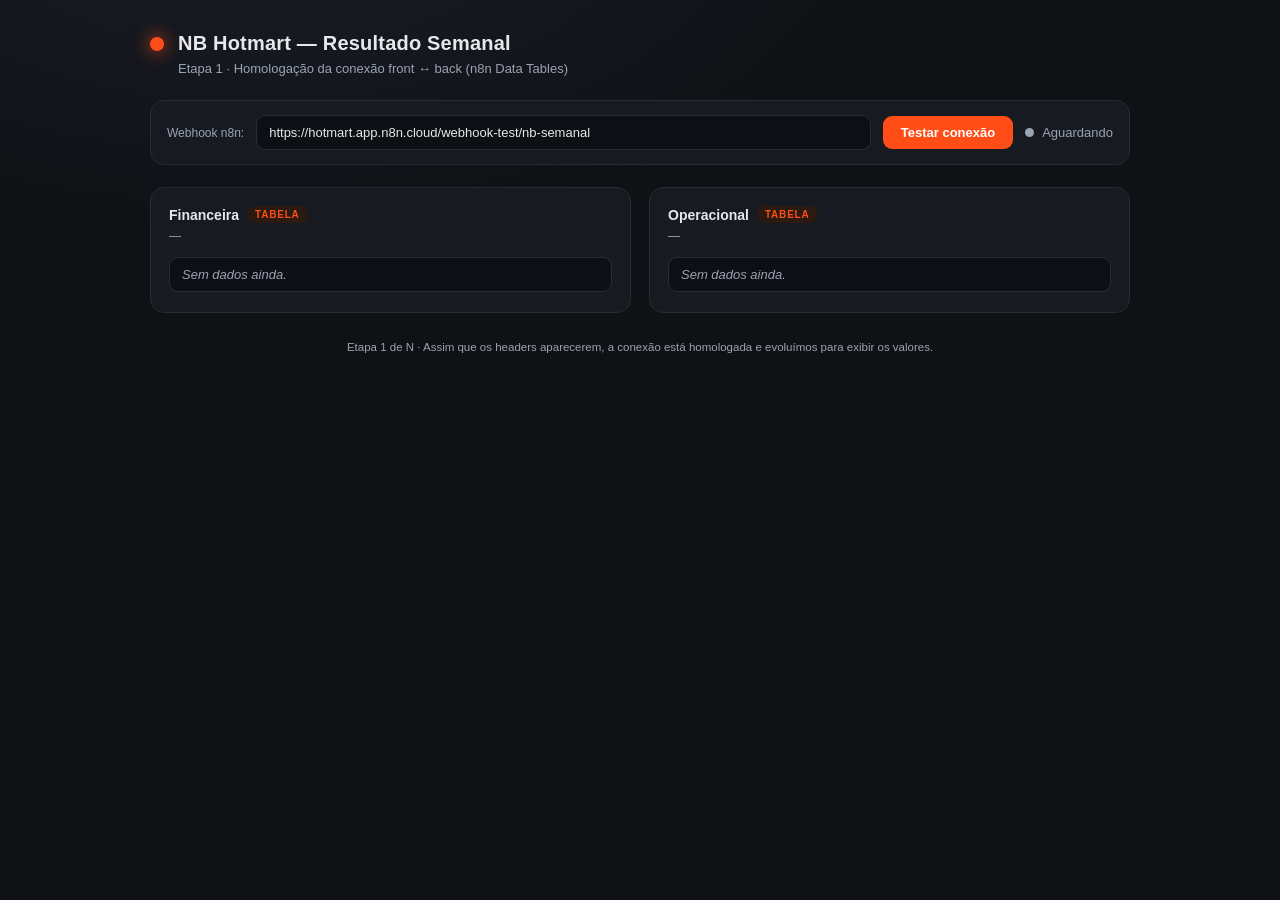
<file: index.html>
<!doctype html>
<html lang="pt-BR">
<head>
  <meta charset="utf-8" />
  <meta name="viewport" content="width=device-width, initial-scale=1" />
  <title>NB Hotmart — Resultado Semanal (Homologação)</title>
  <style>
    :root {
      --bg: #0f1115;
      --card: #171a21;
      --card-border: #262b36;
      --text: #e6e8ec;
      --muted: #9aa3b2;
      --accent: #ff4d17;      /* laranja Hotmart */
      --accent-soft: #2a1a12;
      --ok: #2ecc71;
      --err: #ff5c5c;
      --warn: #f5c451;
      --radius: 14px;
    }
    * { box-sizing: border-box; }
    body {
      margin: 0;
      font-family: -apple-system, "Segoe UI", Roboto, Helvetica, Arial, sans-serif;
      background: radial-gradient(1200px 600px at 20% -10%, #1a1d26 0%, var(--bg) 55%);
      color: var(--text);
      min-height: 100vh;
      padding: 32px 20px 64px;
    }
    .wrap { max-width: 980px; margin: 0 auto; }
    header.page {
      display: flex; align-items: center; gap: 14px; margin-bottom: 6px;
    }
    .logo-dot {
      width: 14px; height: 14px; border-radius: 50%;
      background: var(--accent); box-shadow: 0 0 18px var(--accent);
      flex: none;
    }
    h1 { font-size: 20px; margin: 0; letter-spacing: .2px; }
    .subtitle { color: var(--muted); font-size: 13px; margin: 4px 0 24px 28px; }

    .toolbar {
      display: flex; flex-wrap: wrap; align-items: center; gap: 12px;
      background: var(--card); border: 1px solid var(--card-border);
      border-radius: var(--radius); padding: 14px 16px; margin-bottom: 22px;
    }
    .toolbar label { font-size: 12px; color: var(--muted); }
    .toolbar input {
      flex: 1 1 320px; min-width: 240px;
      background: #0d0f14; border: 1px solid var(--card-border); color: var(--text);
      border-radius: 9px; padding: 9px 12px; font-size: 13px; font-family: inherit;
    }
    .toolbar input:focus { outline: none; border-color: var(--accent); }
    button {
      background: var(--accent); color: #fff; border: none; cursor: pointer;
      border-radius: 9px; padding: 9px 18px; font-size: 13px; font-weight: 600;
      transition: filter .15s ease;
    }
    button:hover { filter: brightness(1.08); }
    button:disabled { opacity: .55; cursor: default; }

    .status {
      display: inline-flex; align-items: center; gap: 8px;
      font-size: 13px; color: var(--muted);
    }
    .dot { width: 9px; height: 9px; border-radius: 50%; background: var(--muted); flex: none; }
    .dot.ok  { background: var(--ok);  box-shadow: 0 0 10px var(--ok); }
    .dot.err { background: var(--err); box-shadow: 0 0 10px var(--err); }
    .dot.load{ background: var(--warn); animation: pulse 1s infinite; }
    @keyframes pulse { 0%,100% { opacity: .35; } 50% { opacity: 1; } }

    .grid { display: grid; grid-template-columns: 1fr 1fr; gap: 18px; }
    @media (max-width: 720px) { .grid { grid-template-columns: 1fr; } }

    .card {
      background: var(--card); border: 1px solid var(--card-border);
      border-radius: var(--radius); padding: 18px 18px 20px;
    }
    .card h2 {
      font-size: 14px; margin: 0 0 2px; display: flex; align-items: center; gap: 8px;
    }
    .card .tag {
      font-size: 10px; text-transform: uppercase; letter-spacing: .8px;
      color: var(--accent); background: var(--accent-soft);
      padding: 3px 8px; border-radius: 999px;
    }
    .card .count { color: var(--muted); font-size: 12px; margin: 6px 0 14px; }

    ul.headers { list-style: none; margin: 0; padding: 0; display: grid; gap: 8px; }
    ul.headers li {
      background: #0d0f14; border: 1px solid var(--card-border);
      border-radius: 9px; padding: 9px 12px; font-size: 13px;
      display: flex; align-items: center; gap: 10px;
    }
    ul.headers li .idx {
      font-size: 11px; color: var(--muted); min-width: 20px;
    }
    ul.headers li code { color: var(--text); font-family: "SF Mono", Consolas, monospace; }
    .empty { color: var(--muted); font-size: 13px; font-style: italic; }

    .errbox {
      margin-top: 18px; background: #1b1113; border: 1px solid #4a2327;
      color: #ffb4b4; border-radius: 10px; padding: 12px 14px; font-size: 12.5px;
      white-space: pre-wrap; display: none;
    }
    .errbox.show { display: block; }
    footer.note { color: var(--muted); font-size: 11.5px; margin-top: 28px; text-align: center; }
  </style>
</head>
<body>
  <div class="wrap">
    <header class="page">
      <span class="logo-dot"></span>
      <h1>NB Hotmart — Resultado Semanal</h1>
    </header>
    <p class="subtitle">Etapa 1 · Homologação da conexão front ↔ back (n8n Data Tables)</p>

    <div class="toolbar">
      <label for="url">Webhook n8n:</label>
      <input id="url" type="text" placeholder="https://sua-instancia.n8n.cloud/webhook/nb-semanal" />
      <button id="btn" onclick="carregar()">Testar conexão</button>
      <span class="status"><span id="dot" class="dot"></span><span id="statusText">Aguardando</span></span>
    </div>

    <div class="grid">
      <section class="card">
        <h2>Financeira <span class="tag">tabela</span></h2>
        <div class="count" id="countFin">—</div>
        <ul class="headers" id="headersFin"><li class="empty">Sem dados ainda.</li></ul>
      </section>

      <section class="card">
        <h2>Operacional <span class="tag">tabela</span></h2>
        <div class="count" id="countOp">—</div>
        <ul class="headers" id="headersOp"><li class="empty">Sem dados ainda.</li></ul>
      </section>
    </div>

    <div class="errbox" id="errbox"></div>

    <footer class="note">
      Etapa 1 de N · Assim que os headers aparecerem, a conexão está homologada e evoluímos para exibir os valores.
    </footer>
  </div>

  <script>
    // =====================================================================
    // CONFIG — cole aqui a URL do seu webhook n8n (ou preencha no campo acima).
    // =====================================================================
    const WEBHOOK_URL = "https://hotmart.app.n8n.cloud/webhook-test/nb-semanal";

    // Formato esperado do JSON devolvido pelo webhook (ver instruções no chat):
    //   { "financeira": {campo:valor, ...}, "operacional": {campo:valor, ...} }
    // Também aceita arrays: { "financeira": [ {campo:valor,...} ], ... }

    const $ = (id) => document.getElementById(id);

    // pré-preenche o campo com a URL do CONFIG, se houver
    if (WEBHOOK_URL) $("url").value = WEBHOOK_URL;

    function setStatus(kind, text) {
      const dot = $("dot");
      dot.className = "dot" + (kind ? " " + kind : "");
      $("statusText").textContent = text;
    }

    // Extrai o primeiro registro, seja objeto único ou array de registros.
    function primeiraLinha(valor) {
      if (Array.isArray(valor)) return valor.length ? valor[0] : null;
      if (valor && typeof valor === "object") return valor;
      return null;
    }

    function renderHeaders(listEl, countEl, linha) {
      listEl.innerHTML = "";
      if (!linha) {
        countEl.textContent = "—";
        listEl.innerHTML = '<li class="empty">Tabela não veio no retorno do webhook.</li>';
        return;
      }
      const cols = Object.keys(linha);
      countEl.textContent = cols.length + " coluna(s)";
      if (!cols.length) {
        listEl.innerHTML = '<li class="empty">Nenhuma coluna encontrada.</li>';
        return;
      }
      cols.forEach((c, i) => {
        const li = document.createElement("li");
        li.innerHTML = '<span class="idx">' + (i + 1) + '</span><code></code>';
        li.querySelector("code").textContent = c;
        listEl.appendChild(li);
      });
    }

    async function carregar() {
      const url = $("url").value.trim();
      $("errbox").classList.remove("show");
      $("errbox").textContent = "";

      if (!url) {
        setStatus("err", "Informe a URL do webhook");
        return;
      }

      $("btn").disabled = true;
      setStatus("load", "Conectando…");

      try {
        const resp = await fetch(url, { method: "GET", headers: { "Accept": "application/json" } });
        if (!resp.ok) throw new Error("HTTP " + resp.status + " " + resp.statusText);

        let data = await resp.json();
        // n8n às vezes embrulha em array: [ { financeira, operacional } ]
        if (Array.isArray(data) && data.length === 1) data = data[0];

        const fin = primeiraLinha(data.financeira);
        const op  = primeiraLinha(data.operacional);

        renderHeaders($("headersFin"), $("countFin"), fin);
        renderHeaders($("headersOp"),  $("countOp"),  op);

        if (fin || op) setStatus("ok", "Conexão OK");
        else setStatus("err", "Conectou, mas o JSON não tem 'financeira'/'operacional'");
      } catch (e) {
        setStatus("err", "Falha na conexão");
        $("errbox").classList.add("show");
        $("errbox").textContent =
          "Erro: " + e.message +
          "\n\nCausas comuns:\n" +
          "• CORS: o webhook n8n precisa devolver o header Access-Control-Allow-Origin: *\n" +
          "• URL errada ou workflow do n8n inativo\n" +
          "• Retorno não é JSON válido";
      } finally {
        $("btn").disabled = false;
      }
    }
  </script>
</body>
</html>
</file>
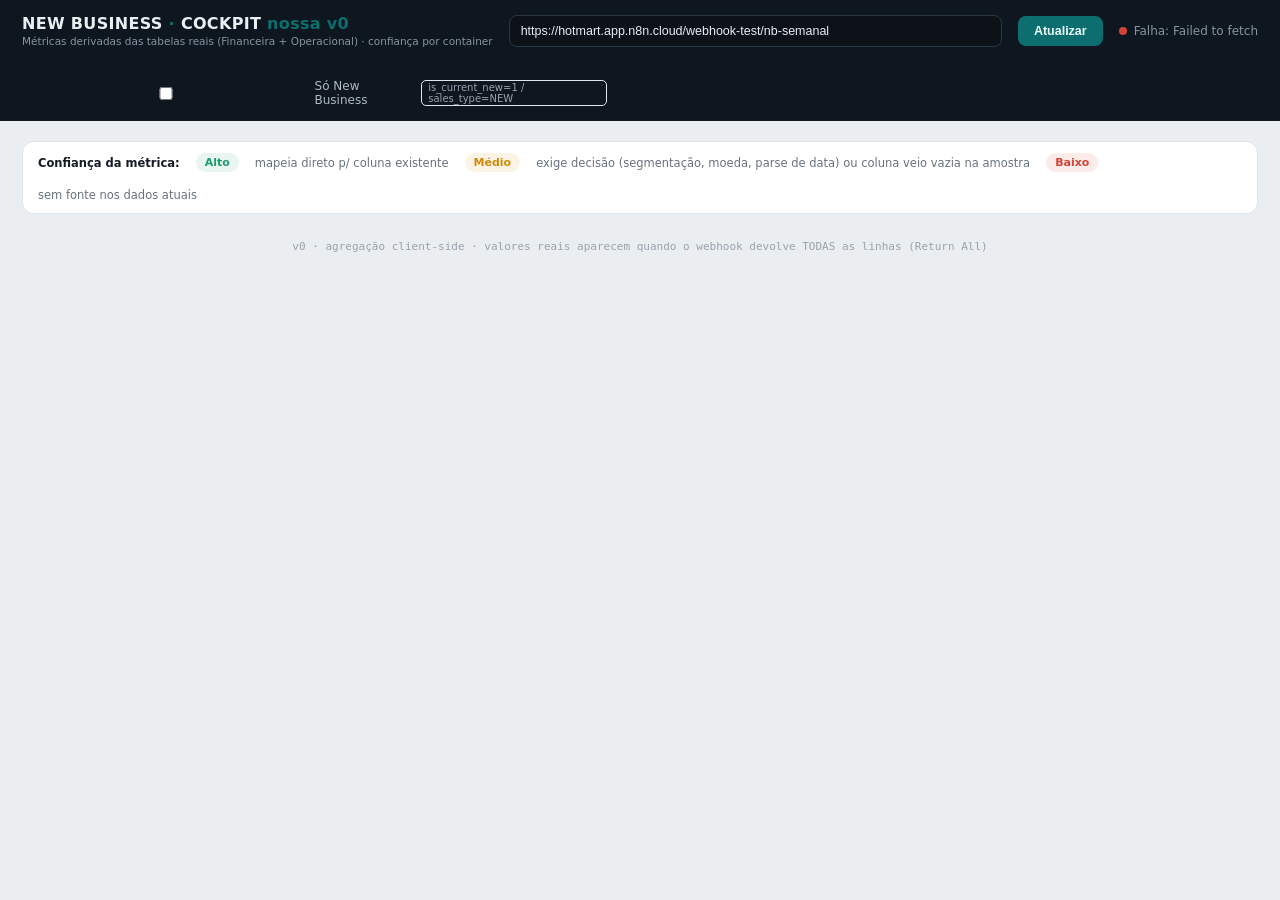
<file: cockpit-nb.html>
<!doctype html>
<html lang="pt-BR">
<head>
<meta charset="utf-8" />
<meta name="viewport" content="width=device-width, initial-scale=1" />
<title>New Business · Cockpit (nossa v0)</title>
<style>
  :root{
    --paper:#EBEEF1; --panel:#FFFFFF; --ink:#0E1620; --text:#141C25;
    --muted:#67727E; --faint:#98A2AD; --hair:#E1E6EB;
    --brand:#0C6E6E; --brandSoft:#E3F1F0;
    --good:#1E9C6B; --warn:#D08A0A; --bad:#D24436;
    --seg1:#9CC9C6; --seg2:#3E9A96; --seg3:#0B5150;
  }
  *{box-sizing:border-box}
  body{margin:0;font-family:'IBM Plex Sans',system-ui,-apple-system,Segoe UI,Roboto,sans-serif;
    color:var(--text);background:var(--paper);-webkit-font-smoothing:antialiased}
  .mono{font-variant-numeric:tabular-nums;font-family:'IBM Plex Mono',ui-monospace,Consolas,monospace}
  .cmdbar{background:var(--ink);color:#EAF0F2;padding:14px 22px;position:sticky;top:0;z-index:20;
    display:flex;gap:16px;align-items:center;flex-wrap:wrap}
  .cmdbar h1{font-size:16px;margin:0;font-weight:800;letter-spacing:.02em}
  .cmdbar h1 .dot{color:var(--brand)}
  .cmdbar .sub{font-size:10.5px;color:#8595A0;margin-top:2px}
  .grow{flex:1}
  .cmdbar input{background:#0d1218;border:1px solid #2a3743;color:#e6edf2;border-radius:8px;
    padding:8px 11px;font-size:12.5px;min-width:260px;flex:1 1 300px}
  .cmdbar button{background:var(--brand);border:none;color:#eafbfa;font-weight:700;border-radius:8px;
    padding:8px 16px;font-size:12.5px;cursor:pointer}
  .cmdbar button:disabled{opacity:.5;cursor:default}
  .status{display:inline-flex;align-items:center;gap:7px;font-size:12px;color:#8595A0}
  .sdot{width:8px;height:8px;border-radius:50%;background:#8595A0}
  .sdot.ok{background:var(--good)}.sdot.err{background:var(--bad)}.sdot.load{background:var(--warn);animation:p 1s infinite}
  @keyframes p{0%,100%{opacity:.35}50%{opacity:1}}
  .filters{display:flex;gap:14px;align-items:center;flex-wrap:wrap;font-size:12px;color:#aeb9c4}
  .filters label{display:inline-flex;gap:6px;align-items:center;cursor:pointer}

  .wrap{max-width:1280px;margin:0 auto;padding:20px 22px 60px}
  .legend{display:flex;gap:16px;flex-wrap:wrap;align-items:center;font-size:11.5px;color:var(--muted);
    background:var(--panel);border:1px solid var(--hair);border-radius:12px;padding:11px 15px;margin-bottom:18px}
  .conf{display:inline-flex;align-items:center;gap:6px;font-weight:700;font-size:11px;padding:3px 9px;border-radius:999px}
  .conf.hi{color:var(--good);background:#1e9c6b1a}
  .conf.md{color:var(--warn);background:#d08a0a1a}
  .conf.lo{color:var(--bad);background:#d244361a}

  .sec-title{font-size:11px;font-weight:700;letter-spacing:.14em;text-transform:uppercase;color:var(--faint);
    margin:26px 2px 12px}
  .grid{display:grid;gap:14px}
  .g4{grid-template-columns:repeat(4,1fr)}
  .g3{grid-template-columns:repeat(3,1fr)}
  .g2{grid-template-columns:repeat(2,1fr)}
  @media(max-width:960px){.g4{grid-template-columns:repeat(2,1fr)}.g3,.g2{grid-template-columns:1fr}}

  .panel{background:var(--panel);border:1px solid var(--hair);border-radius:14px;padding:15px 16px;position:relative}
  .num{position:absolute;top:-9px;left:-9px;width:24px;height:24px;border-radius:50%;background:var(--ink);
    color:#fff;font-size:12px;font-weight:700;display:flex;align-items:center;justify-content:center;
    box-shadow:0 2px 6px rgba(10,20,30,.25)}
  .panel .top{display:flex;justify-content:space-between;align-items:flex-start;gap:8px;margin-bottom:8px}
  .label{font-size:10.5px;font-weight:700;letter-spacing:.1em;text-transform:uppercase;color:var(--faint)}
  .big{font-size:27px;font-weight:600;line-height:1;letter-spacing:-.01em}
  .subv{font-size:12px;color:var(--muted);margin-top:6px}
  .formula{font-size:10.5px;color:var(--faint);margin-top:10px;border-top:1px dashed var(--hair);padding-top:8px;line-height:1.4}
  .formula b{color:var(--muted);font-weight:600}

  table{border-collapse:collapse;width:100%}
  th{text-align:left;font-size:10px;font-weight:700;letter-spacing:.07em;text-transform:uppercase;color:var(--faint);padding:7px 8px;border-bottom:1px solid var(--hair)}
  td{font-size:13px;padding:8px;border-bottom:1px solid var(--hair)}
  .bar{height:7px;border-radius:4px;background:var(--hair);overflow:hidden}
  .barfill{height:100%;border-radius:4px}

  /* funil */
  .stage{display:flex;align-items:center;gap:12px;margin-bottom:2px}
  .stage .nm{width:120px;text-align:right;font-size:12.5px;font-weight:600}
  .stage .track{flex:1;height:30px;display:flex;align-items:center}
  .stage .fill{height:100%;border-radius:7px;display:flex;align-items:center;padding-left:11px;color:#fff;font-weight:700;font-size:13px}
  .conv{padding-left:132px;font-size:10.5px;font-weight:700;color:var(--faint);margin:0 0 4px}

  .blocked li{margin-bottom:9px;font-size:12.5px;color:var(--text);line-height:1.4}
  .blocked li b{color:var(--bad)}
  .tag{font-size:10px;color:var(--faint);border:1px solid var(--hair);border-radius:5px;padding:1px 6px;margin-left:6px}
</style>
</head>
<body>
  <div class="cmdbar">
    <div>
      <h1>NEW BUSINESS <span class="dot">·</span> COCKPIT <span style="color:var(--brand);font-weight:600">nossa v0</span></h1>
      <div class="sub">Métricas derivadas das tabelas reais (Financeira + Operacional) · confiança por container</div>
    </div>
    <input id="url" type="text" placeholder="URL do webhook n8n" />
    <button id="btn" onclick="load()">Atualizar</button>
    <span class="status"><span id="sdot" class="sdot"></span><span id="stext">Aguardando</span></span>
    <div style="flex-basis:100%"></div>
    <div class="filters">
      <label><input type="checkbox" id="fNB" onchange="render()"/> Só New Business <span class="tag">is_current_new=1 / sales_type=NEW</span></label>
      <span id="counts" class="mono" style="color:#8595A0"></span>
    </div>
  </div>

  <div class="wrap">
    <div class="legend">
      <b style="color:var(--text)">Confiança da métrica:</b>
      <span class="conf hi">Alto</span> mapeia direto p/ coluna existente
      <span class="conf md">Médio</span> exige decisão (segmentação, moeda, parse de data) ou coluna veio vazia na amostra
      <span class="conf lo">Baixo</span> sem fonte nos dados atuais
    </div>

    <div id="app"></div>

    <div class="mono" style="text-align:center;font-size:11px;color:var(--faint);margin-top:26px">
      v0 · agregação client-side · valores reais aparecem quando o webhook devolve TODAS as linhas (Return All)
    </div>
  </div>

<script>
const WEBHOOK_URL = "https://hotmart.app.n8n.cloud/webhook-test/nb-semanal";
const $ = (id)=>document.getElementById(id);
let DATA = { financeira:[], operacional:[] };

if (WEBHOOK_URL) $("url").value = WEBHOOK_URL;

/* ---------- helpers ---------- */
const nf = new Intl.NumberFormat("pt-BR");
const fmtN = (n)=>nf.format(Math.round(n||0));
const fmtBRL = (n)=>{const v=Math.abs(n||0);
  if(v>=1e6) return "R$ "+(n/1e6).toFixed(1).replace(".",",")+" mi";
  if(v>=1e3) return "R$ "+Math.round(n/1e3)+" mil";
  return "R$ "+fmtN(n);};
const pct = (n)=> isFinite(n)? (n*100).toFixed(0)+"%" : "—";
const notEmpty = (v)=> v!==null && v!==undefined && v!=="" && v!=="null";
const cnt = (rows,f)=> rows.filter(r=>notEmpty(r[f])).length;
const sumF = (rows,f)=> rows.reduce((a,r)=> a + (Number(r[f])||0), 0);
const avgF = (rows,f)=>{const v=rows.filter(r=>notEmpty(r[f])&&isFinite(Number(r[f])));
  return v.length? v.reduce((a,r)=>a+Number(r[f]),0)/v.length : NaN;};

/* segmentação N* -> buckets do mockup */
function bucket(seg){
  const s=String(seg||"").toUpperCase().replace(/[^N0-9]/g,"");
  const n=parseInt(s.replace("N",""),10);
  if(!isFinite(n)) return "Outros";
  if(n<=3) return "N2/N3";
  if(n<=5) return "N4/N5";
  return "N6+";
}
const SEG=[{k:"N2/N3",c:"var(--seg1)"},{k:"N4/N5",c:"var(--seg2)"},{k:"N6+",c:"var(--seg3)"}];

function conf(level){const m={hi:"Alto",md:"Médio",lo:"Baixo"};return `<span class="conf ${level}">${m[level]}</span>`;}
function panel(num,level,label,inner,formula){
  return `<div class="panel"><div class="num">${num}</div>
    <div class="top"><div class="label">${label}</div>${conf(level)}</div>
    ${inner}
    ${formula?`<div class="formula">${formula}</div>`:""}</div>`;
}

/* ---------- fetch ---------- */
async function load(){
  const url=$("url").value.trim();
  setStatus("load","Conectando…"); $("btn").disabled=true;
  try{
    const r=await fetch(url,{headers:{Accept:"application/json"}});
    if(!r.ok) throw new Error("HTTP "+r.status);
    let d=await r.json();
    if(Array.isArray(d)&&d.length===1) d=d[0];
    DATA.financeira = Array.isArray(d.financeira)? d.financeira : (d.financeira?[d.financeira]:[]);
    DATA.operacional = Array.isArray(d.operacional)? d.operacional : (d.operacional?[d.operacional]:[]);
    setStatus("ok","Conexão OK");
    render();
  }catch(e){
    setStatus("err","Falha: "+e.message);
  }finally{ $("btn").disabled=false; }
}
function setStatus(k,t){ $("sdot").className="sdot "+k; $("stext").textContent=t; }

/* ---------- render ---------- */
function render(){
  let fin=DATA.financeira, op=DATA.operacional;
  if($("fNB").checked){
    fin=fin.filter(r=>String(r.is_current_new)==="1");
    op=op.filter(r=>String(r.sales_type).toUpperCase()==="NEW");
  }
  $("counts").textContent = `financeira: ${fin.length} linhas · operacional: ${op.length} linhas`;

  /* --- realização (Financeira) --- */
  const netBRL=sumF(fin,"revenue_net_brl_sales");
  const netUSD=sumF(fin,"revenue_net_usd_sales");
  const netEUR=sumF(fin,"revenue_net_eur_sales");
  const gmvBRL=sumF(fin,"gmv_brl_sales");
  const cwFin = cnt(fin,"closed_won_date") || fin.length;   // grain: 1 linha ~ 1 deal ganho
  const ativFin = cnt(fin,"activation_date_10k");
  const ticket = cwFin? netBRL/cwFin : 0;

  /* --- funil (Operacional) --- */
  const F=[
    ["Lead in", op.length, "hi"],
    ["Contatado", cnt(op,"contacted_date"), "hi"],
    ["Conectado", cnt(op,"connected_date"), "md"],
    ["Opp in", cnt(op,"opportunity_create_date")||cnt(op,"opp_id"), "hi"],
    ["SQL", cnt(op,"sql_date"), "md"],
    ["Closed Won", cnt(op,"closed_won_date"), "hi"],
    ["Ativado 10k", cnt(op,"activation_date_10k"), "hi"],
  ];
  const shades=["var(--brand)","var(--brand)","var(--brand)","var(--seg2)","var(--seg2)","var(--seg3)","var(--good)"];
  const fmax=Math.max(...F.map(x=>x[1]),1);

  /* --- segmentação --- */
  const segNet=SEG.map(s=>({...s,v:sumF(fin.filter(r=>bucket(r.segmentation)===s.k),"revenue_net_brl_sales")}));
  const segCW =SEG.map(s=>({...s,v:fin.filter(r=>bucket(r.segmentation)===s.k).length}));
  const segNetMax=Math.max(...segNet.map(s=>s.v),1);
  const segCWMax =Math.max(...segCW.map(s=>s.v),1);

  /* --- estratégia --- */
  const strat=["INBOUND","OUTBOUND"].map(k=>({k,
    leads:op.filter(r=>String(r.sales_strategy).toUpperCase()===k).length,
    opps: op.filter(r=>String(r.sales_strategy).toUpperCase()===k && (notEmpty(r.opportunity_create_date)||notEmpty(r.opp_id))).length
  }));

  /* --- tempos --- */
  const tQuali=avgF(op,"Quali_time"), tDeal=avgF(op,"Deal_time"), tAtiv=avgF(op,"Activation_Time");

  let html="";

  /* SEÇÃO: Realização */
  html+=`<div class="sec-title">Realização · Financeira</div><div class="grid g4">`;
  html+=panel(1,"hi","Net Revenue (BRL)",
    `<div class="big mono">${fmtBRL(netBRL)}</div><div class="subv">USD ${fmtN(netUSD)} · EUR ${fmtN(netEUR)} (não convertidos)</div>`,
    `<b>Cálculo:</b> Σ <code>revenue_net_brl_sales</code> das linhas ganhas`);
  html+=panel(2,"hi","GMV (BRL)",
    `<div class="big mono">${fmtBRL(gmvBRL)}</div>`,
    `<b>Cálculo:</b> Σ <code>gmv_brl_sales</code>`);
  html+=panel(3,"hi","Closed Won (contagem)",
    `<div class="big mono">${fmtN(cwFin)}</div><div class="subv">deals ganhos no período</div>`,
    `<b>Cálculo:</b> contagem de <code>closed_won_date</code> ≠ vazio (fallback: nº de linhas)`);
  html+=panel(5,"md","Ticket médio (Net/CW)",
    `<div class="big mono">${fmtBRL(ticket)}</div>`,
    `<b>Cálculo:</b> Net Revenue BRL ÷ Closed Won · <b>Médio:</b> depende da granularidade de 1 linha = 1 deal`);
  html+=`</div>`;

  /* SEÇÃO: Funil */
  html+=`<div class="sec-title">Funil · Operacional</div><div class="grid g2">`;
  let funnel=`<div class="panel"><div class="num">6</div>
    <div class="top"><div class="label">Funil · volume por estágio</div>${conf("md")}</div>`;
  F.forEach((f,i)=>{
    const w=25+(f[1]/fmax)*75;
    funnel+=`<div class="stage"><div class="nm">${f[0]} ${conf(f[2])}</div>
      <div class="track"><div class="fill mono" style="width:${w}%;background:${shades[i]}">${fmtN(f[1])}</div></div></div>`;
    const nx=F[i+1];
    if(nx){const c=f[1]?nx[1]/f[1]:0;funnel+=`<div class="conv mono">↓ ${pct(c)}</div>`;}
  });
  funnel+=`<div class="formula"><b>Cálculo:</b> contagem de linhas com a data do estágio ≠ vazio
    (<code>contacted_date</code>, <code>connected_date</code>, <code>opportunity_create_date</code>, <code>sql_date</code>, <code>closed_won_date</code>, <code>activation_date_10k</code>).
    Selo por estágio: <span class="conf md">Médio</span> = coluna veio vazia na amostra.</div></div>`;

  let rates=`<div class="panel"><div class="num">7</div>
    <div class="top"><div class="label">Taxas de conversão entre estágios</div>${conf("md")}</div><table>
    <thead><tr><th>Passagem</th><th style="text-align:right">Taxa</th></tr></thead><tbody>`;
  for(let i=0;i<F.length-1;i++){const c=F[i][1]?F[i+1][1]/F[i][1]:0;
    rates+=`<tr><td>${F[i][0]} → ${F[i+1][0]}</td><td class="mono" style="text-align:right;font-weight:700">${pct(c)}</td></tr>`;}
  rates+=`</tbody></table><div class="formula"><b>Cálculo:</b> estágio(n+1) ÷ estágio(n). Proxy de tendência — estágios são estoques em janelas distintas, não coorte fechada.</div></div>`;
  html+=funnel+rates+`</div>`;

  /* SEÇÃO: Segmentação */
  html+=`<div class="sec-title">Segmentação por nível de cliente</div><div class="grid g2">`;
  html+=panel(8,"md","Net Revenue por nível (BRL)",
    segNet.map(s=>`<div style="margin-bottom:10px"><div style="display:flex;justify-content:space-between;font-size:12.5px;font-weight:600;margin-bottom:4px"><span>${s.k}</span><span class="mono">${fmtBRL(s.v)}</span></div><div class="bar"><div class="barfill" style="width:${s.v/segNetMax*100}%;background:${s.c}"></div></div></div>`).join(""),
    `<b>Cálculo:</b> Σ <code>revenue_net_brl_sales</code> agrupado por <code>segmentation</code> → bucket (N2,N3→N2/N3; N4,N5→N4/N5; N6+→N6+). <b>Médio:</b> mapeamento de níveis a confirmar`);
  html+=panel(9,"md","Closed Won por nível",
    segCW.map(s=>`<div style="margin-bottom:10px"><div style="display:flex;justify-content:space-between;font-size:12.5px;font-weight:600;margin-bottom:4px"><span>${s.k}</span><span class="mono">${fmtN(s.v)}</span></div><div class="bar"><div class="barfill" style="width:${s.v/segCWMax*100}%;background:${s.c}"></div></div></div>`).join(""),
    `<b>Cálculo:</b> contagem de deals por bucket de <code>segmentation</code>`);
  html+=`</div>`;

  /* SEÇÃO: Motor + Tempos */
  html+=`<div class="sec-title">Motor de aquisição & ciclo</div><div class="grid g2">`;
  let stratP=`<div class="panel"><div class="num">10</div>
    <div class="top"><div class="label">Inbound × Outbound</div>${conf("hi")}</div><table>
    <thead><tr><th>Motor</th><th style="text-align:right">Leads</th><th style="text-align:right">Opps</th><th style="text-align:right">Lead→Opp</th></tr></thead><tbody>`;
  strat.forEach(s=>{const c=s.leads?s.opps/s.leads:0;
    stratP+=`<tr><td style="font-weight:600">${s.k}</td><td class="mono" style="text-align:right">${fmtN(s.leads)}</td><td class="mono" style="text-align:right">${fmtN(s.opps)}</td><td class="mono" style="text-align:right;font-weight:700">${pct(c)}</td></tr>`;});
  stratP+=`</tbody></table><div class="formula"><b>Cálculo:</b> agrupa <code>sales_strategy</code> (INBOUND/OUTBOUND); Opps = linhas do motor com opp ≠ vazio</div></div>`;

  let timesP=`<div class="panel"><div class="num">11</div>
    <div class="top"><div class="label">Tempos médios de ciclo</div>${conf("md")}</div>
    <div class="grid g3" style="gap:10px">
      ${[["Quali",tQuali],["Deal",tDeal],["Ativação",tAtiv]].map(([l,v])=>
        `<div style="text-align:center"><div class="big mono" style="font-size:22px">${isFinite(v)?v.toFixed(1):"—"}</div><div class="subv">${l}</div></div>`).join("")}
    </div>
    <div class="formula"><b>Cálculo:</b> média de <code>Quali_time</code>, <code>Deal_time</code>, <code>Activation_Time</code> (linhas ≠ vazio). <b>Médio:</b> unidade (dias/horas) a confirmar</div></div>`;
  html+=stratP+timesP+`</div>`;

  /* SEÇÃO: Bloqueadas */
  html+=`<div class="sec-title">Bloqueadas · o mockup pede, os dados não têm</div>`;
  html+=`<div class="panel"><div class="num">12</div>
    <div class="top"><div class="label">Métricas sem fonte nos dados atuais</div>${conf("lo")}</div>
    <ul class="blocked">
      <li><b>Metas / Budget / Target</b> (Net Revenue, CW, Opp, Ativação) — não existe coluna de meta em nenhuma tabela. Sem isso: pacing MTD×BTD, atingimento %, gap vs budget e forecast-vs-meta ficam impossíveis.</li>
      <li><b>Ranking por pessoa (nome)</b> — só há IDs (<code>lead_owner_id</code>, <code>closer_email_sf</code>, <code>onboarding_email_sf</code>) e vieram nulos na amostra. Precisa de tabela de-para ID→nome.</li>
      <li><b>Saúde da carteira</b> (ontrack / carrinho aberto / atrasado) — não há coluna de estado de onboarding; dá pra aproximar por datas, mas é derivação, não dado.</li>
      <li><b>Cobertura de pipeline (CW)</b> — depende de meta de CW restante (bloqueada) + opps abertas.</li>
      <li><b>Tendência semanal (WoW / 4 semanas)</b> — exige bucketizar por semana parseando datas por extenso (ex.: "sábado, 13 de junho de 2026"). Viável, mas fica pra v1.</li>
    </ul></div>`;

  $("app").innerHTML=html;
}

/* auto-tenta ao abrir */
load();
</script>
</body>
</html>
</file>
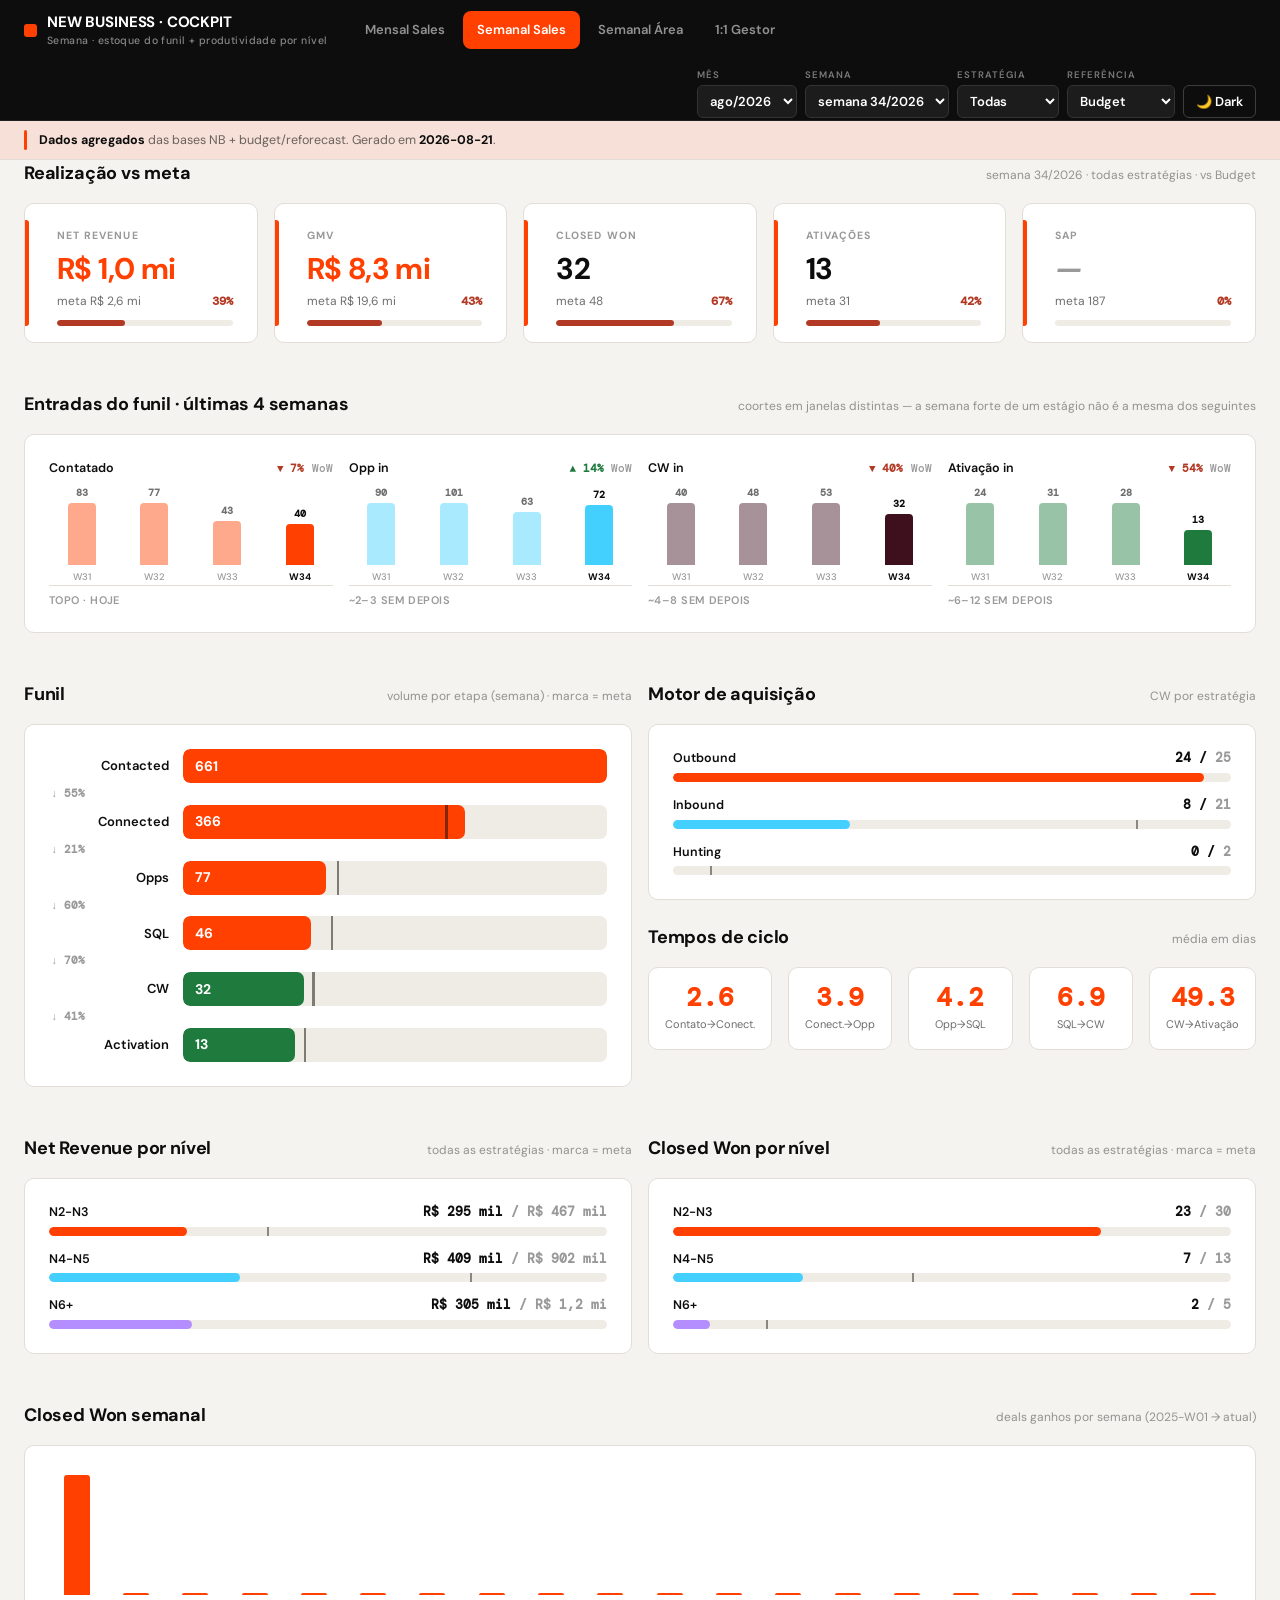
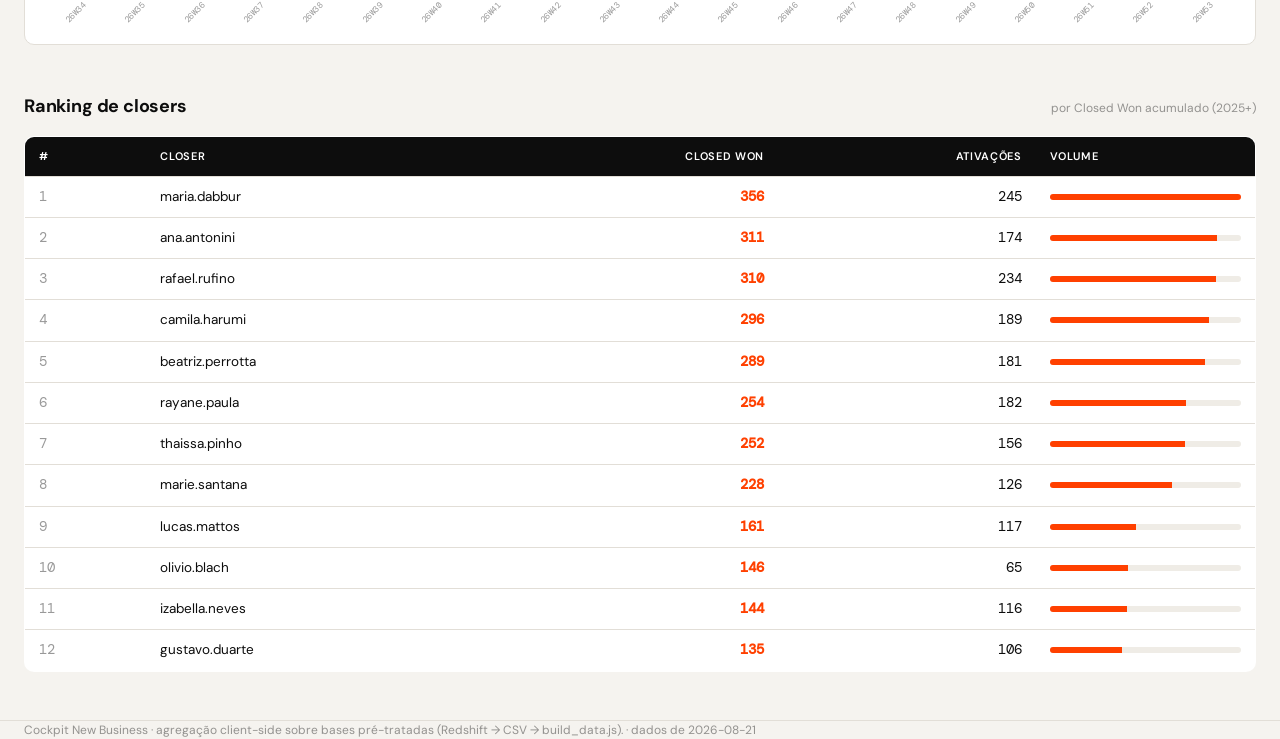
<file: app/index.legacy.html>
<!DOCTYPE html>
<html lang="pt-BR" data-theme="light">
<head>
<meta charset="UTF-8">
<meta name="viewport" content="width=device-width, initial-scale=1.0">
<title>New Business · Cockpit</title>
<link rel="preconnect" href="https://fonts.googleapis.com">
<link rel="preconnect" href="https://fonts.gstatic.com" crossorigin>
<link href="https://fonts.googleapis.com/css2?family=DM+Sans:opsz,wght@9..40,300;9..40,400;9..40,500;9..40,600;9..40,700&family=DM+Mono:wght@400;500&display=swap" rel="stylesheet">
<style>
  /* ===== TOKENS — Hotmart Design System ===== */
  :root{
    --orange:#FF4000; --black:#0D0D0D; --off-white:#F5F3EF;
    --gray:#C3BFB8; --white:#FFFFFF; --yellow:#FFD450; --maroon:#3E0F1D;
    --lemon:#6DFF96; --purple:#B48EFF; --blue:#44D0FF;

    --bg:var(--off-white); --surface:var(--white); --surface-sunken:#EFECE6;
    --surface-dark:var(--black); --on-dark:var(--white);
    --border:#E2DED7; --border-strong:#D3CEC5;
    --text:var(--black); --text-muted:rgba(13,13,13,.60); --text-faint:rgba(13,13,13,.42);
    --accent:var(--orange); --accent-weak:rgba(255,64,0,.10);
    --danger:var(--maroon); --danger-text:#B23A25; --success:#1E7A3D; --warn:#B8860B;
    --track:#EFECE6;
    --sh-sm:0 1px 2px rgba(13,13,13,.06); --sh-md:0 2px 10px rgba(13,13,13,.08); --sh-lg:0 8px 28px rgba(13,13,13,.10);

    --font-sans:"DM Sans","Arial",sans-serif; --font-mono:"DM Mono",ui-monospace,monospace;
    --sp-1:4px; --sp-2:8px; --sp-3:12px; --sp-4:16px; --sp-5:24px; --sp-6:32px; --sp-7:48px; --sp-8:64px;
    --r-sm:6px; --r-md:10px; --r-lg:16px; --r-pill:999px;
    --maxw:1320px;
  }
  /* ===== DARK — criado para este projeto (mantém laranja, base preta quente) ===== */
  :root[data-theme="dark"]{
    --bg:#0D0D0D; --surface:#17130F; --surface-sunken:#0A0908;
    --surface-dark:#000000; --on-dark:var(--off-white);
    --border:#2A241E; --border-strong:#3B332B;
    --text:var(--off-white); --text-muted:rgba(245,243,239,.58); --text-faint:rgba(245,243,239,.38);
    --accent:var(--orange); --accent-weak:rgba(255,64,0,.16);
    --danger:#4A1421; --danger-text:#FF7A63; --success:#4ED47D; --warn:#FFD450;
    --track:#241E18;
    --sh-sm:0 1px 2px rgba(0,0,0,.4); --sh-md:0 2px 12px rgba(0,0,0,.5); --sh-lg:0 10px 30px rgba(0,0,0,.6);
  }

  *{box-sizing:border-box;margin:0;padding:0}
  html{scroll-behavior:smooth}
  body{font-family:var(--font-sans);background:var(--bg);color:var(--text);line-height:1.5;-webkit-font-smoothing:antialiased;transition:background .2s,color .2s}
  .mono{font-family:var(--font-mono);font-variant-numeric:tabular-nums}
  ::selection{background:var(--orange);color:#fff}

  .eyebrow{font-size:11px;font-weight:600;letter-spacing:.14em;text-transform:uppercase;color:var(--accent)}
  .wrap{max-width:var(--maxw);margin:0 auto;padding:0 var(--sp-5)}

  /* topbar */
  .topbar{position:sticky;top:0;z-index:50;background:var(--surface-dark);border-bottom:1px solid rgba(255,255,255,.08)}
  .topbar .wrap{display:flex;align-items:center;gap:var(--sp-5);min-height:60px;flex-wrap:wrap;padding-top:8px;padding-bottom:8px}
  /* altura FIXA (não só mínima) pra linha de filtros — garante que ela ocupe exatamente
     o mesmo espaço em toda página, tenha 5 selects (Semanal Sales) ou só o botão Dark
     (Mensal Sales/1:1 Gestor), pra não "pular" de tamanho ao trocar de aba. Alinhado à
     direita, com quebra de linha normal (sem scroll) se a janela for estreita demais. */
  .topbar .wrap.controlsrow{height:60px;justify-content:flex-end}
  #otherControls .themebtn{align-self:center}
  .brand{display:flex;align-items:center;gap:10px;color:#fff;font-weight:700;letter-spacing:-.01em;font-size:15px}
  .brand .dot{width:13px;height:13px;background:var(--orange);border-radius:3px}
  .brand small{display:block;color:rgba(255,255,255,.5);font-weight:500;font-size:10.5px;letter-spacing:.04em}
  .tabs{display:flex;gap:4px;flex-wrap:wrap}
  .tab{cursor:pointer;padding:9px 14px;border-radius:8px;font-weight:600;font-size:13px;color:rgba(255,255,255,.55);transition:.15s}
  .tab:hover{color:#fff}
  .tab.on{background:var(--accent);color:#fff}
  /* sem margin-left:auto de propósito: o filtro fica sempre logo ao lado da última aba
     (1:1 Gestor), na mesma posição em toda página, em vez de flutuar pra ponta direita
     com largura variável conforme quantos selects a aba tem. */
  .controls{display:flex;gap:8px;align-items:center;flex-wrap:wrap}
  .ctl{display:flex;flex-direction:column;gap:3px}
  .ctl label{font-size:9.5px;font-weight:600;letter-spacing:.1em;text-transform:uppercase;color:rgba(255,255,255,.45)}
  select.sel{font-family:inherit;font-size:13px;font-weight:600;color:#fff;background:#1c1c1c;border:1.5px solid #333;border-radius:var(--r-sm);padding:6px 8px;cursor:pointer;max-width:118px}
  /* "semana XX/YYYY" é mais largo que os outros selects — dá mais espaço só pra ele */
  #selSemana, #selSemanaArea{max-width:150px}
  :root[data-theme="dark"] select.sel{background:#221c16;border-color:#3b332b}
  .themebtn{background:transparent;border:1.5px solid rgba(255,255,255,.2);color:#fff;border-radius:var(--r-sm);padding:7px 12px;font-family:inherit;font-size:13px;font-weight:600;cursor:pointer;display:flex;align-items:center;gap:7px;align-self:flex-end}
  .themebtn:hover{border-color:var(--orange)}
  /* mobile: a linha de filtros vira flex de verdade — quebra em várias linhas e cresce em
     altura em vez de manter os 60px fixos (que são só pra manter a barra consistente entre
     abas em telas largas; num celular, isso cortaria os selects que quebrarem linha). */
  @media (max-width:700px){
    .topbar .wrap.controlsrow{height:auto;min-height:60px;justify-content:flex-start}
    .controls{width:100%}
    select.sel, #selSemana, #selSemanaArea{max-width:none;flex:1 1 120px}
  }

  /* subtabs (Semanal Área) */
  .subbar{background:var(--surface-dark);border-bottom:1px solid rgba(255,255,255,.08)}
  .subbar .wrap{display:flex;gap:6px;padding:8px var(--sp-5)}
  .subtab{cursor:pointer;padding:6px 14px;border-radius:7px;font-weight:600;font-size:12.5px;color:rgba(255,255,255,.55);transition:.15s}
  .subtab:hover{color:#fff}
  .subtab.on{background:rgba(255,255,255,.14);color:#fff}

  /* banner */
  .banner{background:var(--accent-weak);border-bottom:1px solid var(--border)}
  .banner .wrap{display:flex;gap:12px;align-items:center;padding:9px var(--sp-5);font-size:12.5px;color:var(--text-muted)}
  .banner b{color:var(--text)}
  .banner .rail{width:3px;height:20px;background:var(--orange);border-radius:2px;flex:none}

  main{padding:var(--sp-6) 0 var(--sp-8)}
  .sec{margin-bottom:var(--sp-7)}
  .sec-head{display:flex;align-items:baseline;justify-content:space-between;gap:12px;margin-bottom:var(--sp-4);flex-wrap:wrap}
  .sec-head h2{font-size:18px;font-weight:700;letter-spacing:-.01em}
  .sec-head .hint{font-size:12px;color:var(--text-faint)}

  .grid{display:grid;gap:var(--sp-4)}
  .g5{grid-template-columns:repeat(5,1fr)} .g4{grid-template-columns:repeat(4,1fr)}
  .g3{grid-template-columns:repeat(3,1fr)} .g2{grid-template-columns:repeat(2,1fr)}
  @media(max-width:1080px){.g5{grid-template-columns:repeat(3,1fr)}}
  @media(max-width:860px){.g4{grid-template-columns:repeat(2,1fr)}.g3{grid-template-columns:1fr}}
  @media(max-width:640px){.g5,.g4,.g2{grid-template-columns:1fr}}

  .card{background:var(--surface);border:1px solid var(--border);border-radius:var(--r-md);padding:var(--sp-5);position:relative;overflow:hidden}

  /* KPI stat */
  .kpi{background:var(--surface);border:1px solid var(--border);border-radius:var(--r-md);padding:var(--sp-5) var(--sp-5) var(--sp-4) var(--sp-6);position:relative}
  .kpi .rail{position:absolute;left:0;top:16px;bottom:16px;width:4px;background:var(--orange);border-radius:0 3px 3px 0}
  .kpi .lbl{font-size:10.5px;font-weight:700;letter-spacing:.1em;text-transform:uppercase;color:var(--text-faint);margin-bottom:10px}
  .kpi .num{font-size:30px;font-weight:700;color:var(--accent);line-height:1;letter-spacing:-.02em}
  .kpi .num.n{color:var(--text)}
  .kpi .sub{font-size:12px;color:var(--text-muted);margin-top:8px;display:flex;justify-content:space-between;gap:8px}
  .kpi .prog{height:6px;background:var(--track);border-radius:var(--r-pill);overflow:hidden;margin-top:10px}
  .kpi .prog i{display:block;height:100%;background:var(--accent);border-radius:var(--r-pill)}
  .att{font-weight:700;font-family:var(--font-mono)}
  .att.hi{color:var(--success)} .att.mid{color:var(--warn)} .att.lo{color:var(--danger-text)}

  /* funnel */
  .funnel{display:flex;flex-direction:column;gap:3px}
  .fstage{display:grid;grid-template-columns:120px 1fr;align-items:center;gap:14px}
  .fstage .nm{text-align:right;font-size:13px;font-weight:600}
  .fstage .track{height:34px;background:var(--track);border-radius:7px;position:relative;overflow:hidden}
  .fstage .fill{height:100%;border-radius:7px;display:flex;align-items:center;padding-left:12px;color:#fff;font-weight:700;font-size:14px;min-width:44px}
  .fstage .bud{position:absolute;top:-3px;bottom:-3px;width:2.5px;background:var(--text);opacity:.5}
  .fstage .bud::after{content:attr(data-b);position:absolute;top:-16px;left:50%;transform:translateX(-50%);font-size:9.5px;color:var(--text-muted);white-space:nowrap;font-family:var(--font-mono)}
  .conv{grid-column:2;font-size:10.5px;font-weight:700;color:var(--text-faint);font-family:var(--font-mono);padding-left:2px}

  /* bars (segmentação/estratégia) */
  .barrow{margin-bottom:14px}
  .barrow:last-child{margin-bottom:0}
  .barrow .top{display:flex;justify-content:space-between;font-size:12.5px;font-weight:600;margin-bottom:5px}
  .barrow .top .v{font-family:var(--font-mono)}
  .barrow .bar{height:9px;background:var(--track);border-radius:var(--r-pill);overflow:hidden;position:relative}
  .barrow .bar i{display:block;height:100%;border-radius:var(--r-pill)}
  .barrow .bar .tgt{position:absolute;top:-2px;bottom:-2px;width:2px;background:var(--text);opacity:.45}

  /* tiles (ciclo) */
  .tile{background:var(--surface);border:1px solid var(--border);border-radius:var(--r-md);padding:var(--sp-4);text-align:center}
  .tile .v{font-size:26px;font-weight:700;color:var(--accent);line-height:1;font-family:var(--font-mono)}
  .tile .k{font-size:11px;color:var(--text-muted);margin-top:6px}

  /* weekly trend (mês fechado) */
  .trend{display:flex;align-items:flex-end;gap:4px;height:150px;padding-top:20px}
  .trend .col{flex:1;display:flex;flex-direction:column;align-items:center;gap:6px;min-width:0}
  .trend .b{width:100%;max-width:26px;background:var(--accent);border-radius:3px 3px 0 0;position:relative;transition:height .2s}
  .trend .b:hover{background:var(--text)}
  .trend .cap{font-size:8.5px;color:var(--text-faint);font-family:var(--font-mono);white-space:nowrap;transform:rotate(-45deg);transform-origin:center;margin-top:6px}

  /* WeekTrend — pequenos múltiplos de 4 semanas (Últ. em destaque) */
  .wtgrid{display:grid;gap:18px}
  .wt{min-width:0}
  .wttop{display:flex;justify-content:space-between;align-items:baseline;margin-bottom:8px;gap:8px;flex-wrap:wrap}
  .wtlabel{font-size:12.5px;font-weight:600}
  .wtsub{color:var(--text-faint);font-weight:500;font-size:11px}
  .wtwow{font-family:var(--font-mono);font-size:11px;font-weight:600}
  .wtwow.up{color:var(--success)} .wtwow.down{color:var(--danger-text)}
  .wtchart{display:flex;align-items:flex-end;gap:7px;height:100px;border-bottom:1px solid var(--border)}
  .wtcol{flex:1;display:flex;flex-direction:column;justify-content:flex-end;align-items:center;height:100px;min-width:0}
  .wtval{font-family:var(--font-mono);font-size:10px;font-weight:600;color:var(--text-muted);margin-bottom:3px;white-space:nowrap}
  .wtval.cur{font-weight:700;color:var(--text)}
  .wtbar{width:100%;max-width:28px;border-radius:4px 4px 0 0}
  .wtlbl{font-size:9.5px;color:var(--text-faint);font-weight:500;margin-top:5px}
  .wtlbl.cur{color:var(--text);font-weight:700}
  .wtlegend{display:flex;gap:16px;flex-wrap:wrap;font-size:11px;color:var(--text-faint);margin-top:14px}
  .wtlegend .sw{display:inline-block;width:10px;height:10px;border-radius:2px;margin-right:5px;vertical-align:middle}

  /* table */
  table.tbl{width:100%;border-collapse:collapse;background:var(--surface);border:1px solid var(--border);border-radius:var(--r-md);overflow:hidden;font-size:13.5px}
  table.tbl thead th{background:var(--surface-dark);color:#fff;text-align:left;font-weight:600;font-size:11px;letter-spacing:.06em;text-transform:uppercase;padding:11px 14px;white-space:nowrap}
  table.tbl th.r,table.tbl td.r{text-align:right}
  table.tbl td{padding:10px 14px;border-top:1px solid var(--border)}
  table.tbl tbody tr.rankrow{cursor:pointer}
  table.tbl tbody tr.rankrow:hover{background:var(--accent-weak)}
  table.tbl tbody tr.grouprow td{background:var(--surface-sunken);font-weight:700;font-size:12px}
  .num-cell{font-family:var(--font-mono);color:var(--accent);font-weight:600}
  .idx{color:var(--text-faint);margin-right:8px}
  .rankbar{height:6px;background:var(--track);border-radius:var(--r-pill);overflow:hidden;min-width:60px}
  .rankbar i{display:block;height:100%;background:var(--accent)}
  .ministack{display:flex;height:14px;width:100px;border-radius:4px;overflow:hidden}

  .legend{display:flex;gap:16px;flex-wrap:wrap;font-size:11.5px;color:var(--text-muted);margin-top:10px}
  .legend span{display:inline-flex;align-items:center;gap:6px}
  .legend .sw{width:12px;height:12px;border-radius:3px;flex:none}
  .miss{color:var(--text-faint);font-style:italic}
  footer{border-top:1px solid var(--border);padding:var(--sp-6) 0;color:var(--text-faint);font-size:12px}

  /* 1:1 Gestor */
  .oneone{display:grid;grid-template-columns:250px 1fr;gap:16px;align-items:start}
  .oneone-side{background:var(--surface);border:1px solid var(--border);border-radius:var(--r-md);padding:12px;max-height:80vh;overflow-y:auto;position:sticky;top:120px}
  .oneone-side input{width:100%;border:1px solid var(--border);border-radius:8px;padding:8px 10px;font-size:13px;font-family:inherit;outline:none;margin-bottom:8px;background:var(--surface)}
  .oneone-item{padding:7px 9px;border-radius:7px;cursor:pointer;font-size:13px;font-weight:500;color:var(--text);display:flex;align-items:center;gap:9px}
  .oneone-item:hover{background:var(--accent-weak)}
  .oneone-item.on{background:var(--accent-weak);color:var(--accent);font-weight:700}
  @media(max-width:860px){.oneone{grid-template-columns:1fr}.oneone-side{position:static;max-height:none}}

  /* avatar (1:1 Gestor) */
  .avatar{position:relative;border-radius:50%;overflow:hidden;background:var(--surface-sunken);display:flex;align-items:center;justify-content:center;flex:none}
  .avatar-fallback{font-family:var(--font-sans);font-weight:700;color:var(--text-faint);letter-spacing:.02em}
  .avatar img{position:absolute;inset:0;width:100%;height:100%;object-fit:cover}

  .statrow{display:flex;gap:26px;flex-wrap:wrap}
  .stat{text-align:right}
  .stat .v{font-family:var(--font-mono);font-size:19px;font-weight:700;margin-top:2px}
  .indic{display:flex;justify-content:space-between;padding:9px 0;border-top:1px solid var(--border);font-size:12.5px}
  .indic:first-child{border-top:none}
  .indic .k{color:var(--text-muted)}
  .indic .v{font-family:var(--font-mono);font-weight:600}
  .coachgrid{display:grid;grid-template-columns:repeat(3,1fr);gap:16px}
  @media(max-width:860px){.coachgrid{grid-template-columns:1fr}}
  .coachbox{border-top:3px solid var(--accent)}
  .coachbox ul{margin:0;padding-left:16px;display:flex;flex-direction:column;gap:7px}
  .coachbox li{font-size:12.5px;line-height:1.4}
</style>
</head>
<body>

<div class="topbar">
  <div class="wrap">
    <div class="brand"><span class="dot"></span><div>NEW BUSINESS · COCKPIT<small id="ctxLine">Semana · estoque do funil</small></div></div>
    <div class="tabs" id="tabs"></div>
  </div>
  <div class="wrap controlsrow">
    <div class="controls" id="wsalesControls">
      <div class="ctl"><label>Mês</label><select id="selMes" class="sel"></select></div>
      <div class="ctl"><label>Semana</label><select id="selSemana" class="sel"></select></div>
      <div class="ctl"><label>Estratégia</label><select id="selEstr" class="sel"></select></div>
      <div class="ctl"><label>Referência</label><select id="selRef" class="sel">
        <option value="budget">Budget</option><option value="reforecast">Reforecast</option></select></div>
      <button class="themebtn" id="themeBtn">🌙 Dark</button>
    </div>
    <div class="controls" id="wareaControls" style="display:none">
      <div class="ctl"><label>Mês</label><select id="selMesArea" class="sel"></select></div>
      <div class="ctl"><label>Semana</label><select id="selSemanaArea" class="sel"></select></div>
      <div class="ctl"><label>Referência</label><select id="selRefArea" class="sel">
        <option value="budget">Budget</option><option value="reforecast">Reforecast</option></select></div>
      <button class="themebtn" id="themeBtn3">🌙 Dark</button>
    </div>
    <div class="controls" id="mensalControls" style="display:none">
      <div class="ctl"><label>Mês</label><select id="selMesMensal" class="sel"></select></div>
      <div class="ctl"><label>Estratégia</label><select id="selEstrMensal" class="sel"></select></div>
      <button class="themebtn" id="themeBtn4">🌙 Dark</button>
    </div>
    <div class="controls" id="otherControls" style="display:none"><button class="themebtn" id="themeBtn2">🌙 Dark</button></div>
  </div>
</div>

<div class="subbar" id="subbar" style="display:none"><div class="wrap" id="subtabs"></div></div>

<div class="banner"><div class="wrap"><span class="rail"></span>
  <span id="bannerText"><b>Dados agregados</b> das bases NB + budget/reforecast.</span>
</div></div>

<main class="wrap">
  <div id="viewMensal" style="display:none"></div>
  <div id="viewSemanal" style="display:none"></div>
  <div id="viewArea" style="display:none"></div>
  <div id="viewOneOne" style="display:none"></div>
</main>

<footer class="wrap">
  Cockpit New Business · agregação client-side sobre bases pré-tratadas (Redshift → CSV → build_data.js).
  <span id="genAt"></span>
</footer>

<script src="app_data.js"></script>
<script>
const $=id=>document.getElementById(id);
const D=window.DATA||{};
const STR_ORDER=D.estrategias||['Outbound','Inbound','Hunting'];
// filtros de Mês (Mensal Sales, Semanal Sales, Semanal Área) só mostram este ano — ajustar
// aqui quando virar o ano.
const FILTRO_ANO='2026';
const NIV=D.niveis||['N2-N3','N4-N5','N6+'];
const STR_COLOR={Outbound:'var(--orange)',Inbound:'var(--blue)',Hunting:'var(--purple)'};
const NIV_COLOR={'N2-N3':'var(--orange)','N4-N5':'var(--blue)','N6+':'var(--purple)'};

// ---- formatação ----
const nf=new Intl.NumberFormat('pt-BR');
const fN=n=>n==null?'—':nf.format(Math.round(n||0));
const fBRL=n=>{if(n==null)return '—';n=n||0;const a=Math.abs(n);
  if(a>=1e6)return 'R$ '+(n/1e6).toFixed(1).replace('.',',')+' mi';
  if(a>=1e3)return 'R$ '+Math.round(n/1e3)+' mil';return 'R$ '+fN(n);};
const pct=(a,b)=>(b>0&&a!=null)?Math.round(a/b*100):null;
const pctR=r=>r==null?null:Math.round(r*100);
const attClass=p=>p==null?'':p>=100?'hi':p>=80?'mid':'lo';
const sum=(arr,f)=>arr.reduce((s,x)=>s+(f(x)||0),0);
const shortEmail=e=>(e||'').replace('@hotmart.com','');
const displayName=p=>p.nome||shortEmail(p.email);
const initials=name=>{const parts=(name||'').trim().split(/\s+/);return ((parts[0]?.[0]||'')+(parts[1]?.[0]||'')).toUpperCase()||'?';};
function avatarHTML(p,size){
  size=size||36;
  const name=displayName(p);
  const img=p.foto?`<img src="${p.foto}" alt="" loading="lazy" onerror="this.style.display='none'">`:'';
  return `<div class="avatar" style="width:${size}px;height:${size}px"><span class="avatar-fallback" style="font-size:${Math.round(size*0.38)}px">${initials(name)}</span>${img}</div>`;
}
function median(arr){const a=[...arr].filter(v=>v!=null).sort((x,y)=>x-y);const n=a.length;if(!n)return 0;return n%2?a[(n-1)/2]:(a[n/2-1]+a[n/2])/2;}

// ---- estado ----
let state={meeting:'wsales',area:'sdr',mes:null,semana:null,estr:'all',ref:'budget',mesArea:null,semanaArea:null,refArea:'budget',mesMensal:null,estrMensal:'all',pessoa:null};

const MEETINGS=[{k:'mensal',label:'Mensal Sales'},{k:'wsales',label:'Semanal Sales'},{k:'warea',label:'Semanal Área'},{k:'oneone',label:'1:1 Gestor'}];
const AREA_TABS=[{k:'sdr',label:'SDR'},{k:'closers',label:'Closers'},{k:'onboarding',label:'Onboarding'}];

function mesLabel(m){if(!m)return '—';const [y,mm]=m.split('-');const nomes=['jan','fev','mar','abr','mai','jun','jul','ago','set','out','nov','dez'];return nomes[+mm-1]+'/'+y;}

// ---- WeekTrend: pequeno múltiplo de 4 semanas (Últ. em destaque) ----
function weekTrendHTML({label,sub,color,series,fmt}){
  fmt=fmt||fN;
  const vals=(series||[]).map(s=>s.valor);
  const max=(Math.max(...vals,1))*1.18;
  const last=vals.length?vals[vals.length-1]:null;
  const prior=vals.length>1?vals[vals.length-2]:null;
  const wow=(prior!=null&&prior>0&&last!=null)?Math.round((last-prior)/prior*100):null;
  const cols=(series||[]).map((s,i)=>{
    const h=Math.max(2,(s.valor/max)*100);
    const isLast=i===series.length-1;
    return `<div class="wtcol" title="${s.semana}: ${fmt(s.valor)}">
      <div class="wtval ${isLast?'cur':''}">${fmt(s.valor)}</div>
      <div class="wtbar" style="height:${h}px;background:${color};opacity:${isLast?1:.45}"></div>
      <div class="wtlbl ${isLast?'cur':''}">${s.semana.replace(/^\d{4}-/,'')}</div></div>`;
  }).join('');
  return `<div class="wt">
    <div class="wttop"><span class="wtlabel">${label}${sub?` <span class="wtsub">· ${sub}</span>`:''}</span>
    ${wow!=null?`<span class="wtwow ${wow>=0?'up':'down'}">${wow>=0?'▲':'▼'} ${Math.abs(wow)}% <span class="wtsub">WoW</span></span>`:''}</div>
    <div class="wtchart">${cols||'<span class="miss">sem dado</span>'}</div>
  </div>`;
}
function weeklyTotals(metricObj){
  const weeks=Object.keys(metricObj||{}).sort();
  return weeks.map(w=>({semana:w,valor:NIV.reduce((s,n)=>s+((metricObj[w]||{})[n]||0),0)}));
}
function weeklyByNivel(metricObj,nivel){
  const weeks=Object.keys(metricObj||{}).sort();
  return weeks.map(w=>({semana:w,valor:(metricObj[w]||{})[nivel]||0}));
}

// ---- tabela agrupada / ranking ----
function groupedTable({rows,groupBy,groupOrder,groupLabel,cols,kind}){
  if(!rows||!rows.length) return '<div class="card"><span class="miss">Sem pessoas com dado no período.</span></div>';
  let body='';
  if(groupBy){
    const groups={};
    rows.forEach(r=>{const g=groupBy(r);(groups[g]=groups[g]||[]).push(r);});
    const order=(groupOrder||Object.keys(groups)).filter(g=>groups[g]&&groups[g].length);
    order.forEach(g=>{
      const items=groups[g];
      body+=`<tr class="grouprow"><td>${groupLabel?groupLabel(g):g} <span class="miss">· ${items.length}</span></td>${cols.map(()=>'<td></td>').join('')}</tr>`;
      body+=items.map((r,i)=>rowHTML(r,i,cols,kind)).join('');
    });
  } else {
    body=rows.map((r,i)=>rowHTML(r,i,cols,kind)).join('');
  }
  return `<div class="card" style="padding:0;overflow-x:auto"><table class="tbl">
    <thead><tr><th>Pessoa</th>${cols.map(c=>`<th class="${c.align==='r'?'r':''}">${c.label}</th>`).join('')}</tr></thead>
    <tbody>${body}</tbody></table></div>`;
}
function rowHTML(r,i,cols,kind){
  return `<tr class="rankrow" data-email="${r.email}" data-kind="${kind}">
    <td><span class="mono idx">${String(i+1).padStart(2,'0')}</span>
      <span style="display:inline-flex;align-items:center;gap:8px;vertical-align:middle">${avatarHTML(r,22)}${displayName(r)}</span></td>
    ${cols.map(c=>`<td class="${c.align==='r'?'r':''}">${c.render(r)}</td>`).join('')}
  </tr>`;
}
function bindRowClicks(root){
  root.querySelectorAll('tr.rankrow').forEach(tr=>{
    tr.onclick=()=>{ state.meeting='oneone'; state.pessoa={email:tr.dataset.email,kind:tr.dataset.kind}; render(); };
  });
}
function ministack(vals,colors){
  const t=vals.reduce((a,b)=>a+b,0)||1;
  return `<div class="ministack">${vals.map((v,i)=>`<div style="width:${v/t*100}%;background:${colors[i]}" title="${NIV[i]}: ${fN(v)}"></div>`).join('')}</div>`;
}
// ================= MENSAL SALES =================
const MENSAL_KPIS=[
  {k:'receita',lbl:'Net Revenue',cur:1},
  {k:'opps',lbl:'Opp',cur:0},
  {k:'cw',lbl:'CW',cur:0},
  {k:'gmv',lbl:'GMV',cur:1},
  {k:'activation',lbl:'Ativação 10K',cur:0},
];
function mensalKpiCard(c,act,bud,actPrev,mes){
  const a=act?.[c.k]||0, b=bud?.[c.k]||0, aprev=actPrev?.[c.k];
  const att=pct(a,b);
  const mom=aprev?Math.round((a-aprev)/aprev*100):null;
  return `<div class="kpi"><span class="rail"></span><div class="lbl">${c.lbl} · ${mesLabel(mes)} (fechado)</div>
    <div class="num${c.cur?'':' n'}">${c.cur?fBRL(a):fN(a)}</div>
    <div class="sub"><span>de ${c.cur?fBRL(b):fN(b)} budget${att!=null?' · '+att+'%':''}</span>${mom!=null?`<span class="att ${mom>=0?'hi':'lo'}">${mom>=0?'▲':'▼'} ${Math.abs(mom)}% MoM</span>`:''}</div></div>`;
}
function metricsForMes(src,mes,estr){
  const m=D[src]?.mensal?.[mes]; if(!m) return null;
  if(estr==='all') return m.total;
  return m.porEstrategia?.[estr]||null;
}
// soma um metric por nível através de uma lista de meses (mês fechado = 1 mês; YTD = Jan..mês
// fechado), respeitando o filtro de estratégia via o cruzamento porNivelEstrategia.
function nivelTotal(mesesList,dataset,nivel,metric,estr){
  return mesesList.reduce((s,m)=>{
    const cell=estr==='all'?dataset?.[m]?.porNivel?.[nivel]:dataset?.[m]?.porNivelEstrategia?.[nivel]?.[estr];
    return s+(cell?.[metric]||0);
  },0);
}
const NIVEL_ROWS=[['Opps','opps',0],['CW','cw',0],['Ativação','activation',0],['Net Revenue','receita',1]];
function nivelMiniTable(nivel,mesesList,estr){
  const trs=NIVEL_ROWS.map(([label,key,cur])=>{
    const a=nivelTotal(mesesList,D.actual.mensal,nivel,key,estr), b=nivelTotal(mesesList,D.budget.mensal,nivel,key,estr);
    const p=pct(a,b);
    return `<tr><td style="font-weight:600">${label}</td>
      <td class="r mono">${cur?fBRL(a):fN(a)}</td>
      <td class="r mono" style="color:var(--text-muted)">${cur?fBRL(b):fN(b)}</td>
      <td class="r mono" style="font-weight:700">${p!=null?p+'%':'—'}</td></tr>`;
  }).join('');
  return `<div class="card" style="padding:0;overflow-x:auto;margin-bottom:14px">
    <div style="padding:10px 14px;font-weight:700;font-size:13px;display:flex;align-items:center;gap:7px">
      <span style="width:9px;height:9px;border-radius:2px;background:${NIV_COLOR[nivel]};display:inline-block"></span>${nivel}
    </div>
    <table class="tbl"><thead><tr><th></th><th class="r">Actual</th><th class="r">Meta</th><th class="r">% Ating.</th></tr></thead>
    <tbody>${trs}</tbody></table></div>`;
}
// filtro em cascata Mês → (todos os componentes da página) + Estratégia — trocar o mês aqui
// redefine o que é "mês fechado" e recalcula o YTD (Jan até o mês selecionado) na hora.
function initMensalControls(){
  const mesesComActual=Object.keys(D.actual.mensal).filter(m=>m.startsWith(FILTRO_ANO)).sort();
  state.mesMensal=D.mesFechado?.mes&&mesesComActual.includes(D.mesFechado.mes)?D.mesFechado.mes:mesesComActual[mesesComActual.length-1];
  $('selMesMensal').innerHTML=mesesComActual.map(m=>`<option value="${m}">${mesLabel(m)}</option>`).join('');
  $('selMesMensal').value=state.mesMensal;
  $('selEstrMensal').innerHTML=`<option value="all">Todas</option>`+STR_ORDER.map(s=>`<option value="${s}">${s}</option>`).join('');
  $('selEstrMensal').value=state.estrMensal;
  $('selMesMensal').onchange=e=>{state.mesMensal=e.target.value;renderMensal();};
  $('selEstrMensal').onchange=e=>{state.estrMensal=e.target.value;renderMensal();};
}
function renderMensal(){
  const mes=state.mesMensal, estr=state.estrMensal;
  const idx=D.meses.indexOf(mes), prev=D.meses[idx-1];
  const act=metricsForMes('actual',mes,estr), bud=metricsForMes('budget',mes,estr), actPrev=metricsForMes('actual',prev,estr);
  if(!mes||!act){ $('viewMensal').innerHTML='<div class="card"><span class="miss">Sem dado suficiente para este mês/estratégia — rode build_data.js com os CSVs atualizados.</span></div>'; return; }

  const kpis=`<div class="grid g5">${MENSAL_KPIS.map(c=>mensalKpiCard(c,act,bud,actPrev,mes)).join('')}</div>`;

  const year=mes.slice(0,4);
  const ytdMonths=D.meses.filter(m=>m.startsWith(year)&&m<=mes).sort();
  const yearVals=ytdMonths.map(m=>({m,a:metricsForMes('actual',m,estr)?.receita||0,b:metricsForMes('budget',m,estr)?.receita||0}));
  const maxYv=Math.max(...yearVals.flatMap(v=>[v.a,v.b]),1);
  // uma tabela só (barras + dados) pra garantir que as colunas de mês fiquem exatamente
  // alinhadas — duas tabelas/elementos separados nunca batem 100% porque a coluna de rótulo
  // ("Actual"/"Budget"/"Ating.") desloca as colunas de mês de um jeito que o gráfico não tem.
  const chart=`
    <div style="display:flex;gap:16px;align-items:center;margin-bottom:14px;font-size:11px;color:var(--text-muted)">
      <span style="display:inline-flex;align-items:center;gap:5px"><i style="width:9px;height:9px;background:var(--accent);border-radius:2px;display:inline-block"></i>Actual</span>
      <span style="display:inline-flex;align-items:center;gap:5px"><i style="width:9px;height:9px;background:var(--text-faint);border-radius:2px;display:inline-block"></i>Budget</span>
    </div>
    <table class="tbl">
      <thead><tr><th></th>${yearVals.map(v=>`<th style="text-align:center">${mesLabel(v.m)}</th>`).join('')}</tr></thead>
      <tbody>
        <tr>
          <td></td>
          ${yearVals.map(v=>{
            const isClosed=v.m===mes;
            const hA=Math.max(2,v.a/maxYv*190), hB=Math.max(2,v.b/maxYv*190);
            return `<td style="vertical-align:bottom">
              <div style="display:flex;justify-content:center;align-items:flex-end;gap:3px;height:190px">
                <div class="b" style="width:18px;max-width:none;height:${hA}px;background:var(--accent);opacity:${isClosed?1:.55}" title="Actual ${mesLabel(v.m)}: ${fBRL(v.a)}"></div>
                <div class="b" style="width:18px;max-width:none;height:${hB}px;background:var(--text-faint)" title="Budget ${mesLabel(v.m)}: ${fBRL(v.b)}"></div>
              </div></td>`;
          }).join('')}
        </tr>
        <tr><td style="font-weight:600">Actual</td>${yearVals.map(v=>`<td class="mono" style="text-align:center">${fBRL(v.a)}</td>`).join('')}</tr>
        <tr><td style="font-weight:600;color:var(--text-muted)">Budget</td>${yearVals.map(v=>`<td class="mono" style="text-align:center;color:var(--text-muted)">${fBRL(v.b)}</td>`).join('')}</tr>
        <tr><td style="font-weight:600">Ating.</td>${yearVals.map(v=>{const p=pct(v.a,v.b);return `<td class="mono" style="text-align:center;font-weight:700">${p!=null?p+'%':'—'}</td>`;}).join('')}</tr>
      </tbody></table>`;

  $('viewMensal').innerHTML=`
    <div class="sec"><div class="sec-head"><h2>Realização vs meta · mês fechado</h2><span class="hint">${mesLabel(mes)} · ${estr==='all'?'todas estratégias':estr}</span></div>${kpis}</div>
    <div class="sec"><div class="sec-head"><h2>Net Revenue · ${year} (YTD)</h2><span class="hint">actual vs budget, jan → mês selecionado</span></div>
      <div class="card" style="padding:24px;overflow-x:auto">${chart}</div></div>
    <div class="sec"><div class="sec-head"><h2>Fechamento por nível de cliente</h2><span class="hint">realizado vs meta</span></div>
      <div class="grid g2">
        <div><div style="font-size:12px;font-weight:700;color:var(--text-muted);margin-bottom:8px">Mês fechado — ${mesLabel(mes)}</div>${NIV.map(n=>nivelMiniTable(n,[mes],estr)).join('')}</div>
        <div><div style="font-size:12px;font-weight:700;color:var(--text-muted);margin-bottom:8px">Year to date — ${year}</div>${NIV.map(n=>nivelMiniTable(n,ytdMonths,estr)).join('')}</div>
      </div>
    </div>`;
}

// ================= SEMANAL SALES =================
function semanaLabel(w){ if(!w)return '—'; const [y,ww]=w.split('-W'); return 'semana '+(+ww)+'/'+y; }
function weeksInMonth(mes,pool){ return pool.filter(w=>D.semanaMes[w]===mes); }
// filtro em cascata Mês → Semana: o select de Mês restringe quais semanas aparecem no select
// de Semana (só as que pertencem àquele mês, via D.semanaMes calculado no build_data.js).
function initWsalesControls(){
  const semanasAtivas=D.semanas.filter(w=>D.actual.semanal[w]||D.budget.semanal[w]);
  const mesesAtivos=[...new Set(semanasAtivas.map(w=>D.semanaMes[w]))].filter(m=>m.startsWith(FILTRO_ANO)).sort();
  const comFunil=Object.keys(D.actual.semanal).filter(w=>D.actual.semanal[w].total.contacted>0).sort();
  const def=comFunil.pop()||Object.keys(D.actual.semanal).sort().pop();
  state.semana=def&&semanasAtivas.includes(def)?def:semanasAtivas[semanasAtivas.length-1];
  state.mes=D.semanaMes[state.semana]||mesesAtivos[mesesAtivos.length-1];

  function renderSemanaOptions(){
    const ws=weeksInMonth(state.mes,semanasAtivas);
    $('selSemana').innerHTML=ws.map(w=>`<option value="${w}">${semanaLabel(w)}</option>`).join('');
    if(!ws.includes(state.semana)) state.semana=ws[ws.length-1];
    $('selSemana').value=state.semana;
  }

  $('selMes').innerHTML=mesesAtivos.map(m=>`<option value="${m}">${mesLabel(m)}</option>`).join('');
  $('selMes').value=state.mes;
  renderSemanaOptions();
  $('selEstr').innerHTML=`<option value="all">Todas</option>`+STR_ORDER.map(s=>`<option value="${s}">${s}</option>`).join('');

  $('selMes').onchange=e=>{
    state.mes=e.target.value;
    const ws=weeksInMonth(state.mes,semanasAtivas);
    state.semana=ws[ws.length-1]||state.semana;
    renderSemanaOptions();
    renderSemanal();
  };
  $('selSemana').onchange=e=>{state.semana=e.target.value;renderSemanal();};
  $('selEstr').onchange=e=>{state.estr=e.target.value;renderSemanal();};
  $('selRef').onchange=e=>{state.ref=e.target.value;renderSemanal();};
}
function metricsForSemana(src,semana,estr){
  const m=D[src]?.semanal?.[semana]; if(!m)return null;
  if(estr==='all')return m.total;
  return m.porEstrategia?.[estr]||null;
}
const KPIS=[{k:'receita',lbl:'Net Revenue',cur:1},{k:'gmv',lbl:'GMV',cur:1},
  {k:'cw',lbl:'Closed Won',cur:0},{k:'activation',lbl:'Ativações',cur:0},{k:'sap',lbl:'SAP',cur:0}];
function kpisHTML(act,ref){
  return KPIS.map(c=>{
    const a=act?act[c.k]:0, b=ref?ref[c.k]:0;
    const p=pct(a,b);
    const val=a>0?(c.cur?fBRL(a):fN(a)):'<span class="miss">—</span>';
    const budv=b>0?(c.cur?fBRL(b):fN(b)):'—';
    const w=p==null?0:Math.min(100,p);
    return `<div class="kpi"><span class="rail"></span>
      <div class="lbl">${c.lbl}</div>
      <div class="num ${c.cur?'':'n'}">${val}</div>
      <div class="sub"><span>meta ${budv}</span>${p!=null?`<span class="att ${attClass(p)}">${p}%</span>`:''}</div>
      <div class="prog"><i style="width:${w}%;background:${p!=null&&p<80?'var(--danger-text)':'var(--accent)'}"></i></div>
    </div>`;
  }).join('');
}
const FUNNEL=[['Contacted','contacted'],['Connected','connected'],['Opps','opps'],['SQL','sql'],['CW','cw'],['Activation','activation']];
function funnelHTML(act,ref){
  const vals=FUNNEL.map(([,k])=>act?act[k]:0);
  const max=Math.max(...vals,1);
  let h='';
  FUNNEL.forEach(([nm,k],i)=>{
    const v=act?act[k]:0, b=ref?ref[k]:0;
    const w=25+(v/max)*75;
    const bpos=b>0?Math.min(100,25+(b/max)*75):null;
    h+=`<div class="fstage"><div class="nm">${nm}</div>
      <div class="track"><div class="fill" style="width:${w}%;background:${i>=4?'var(--success)':'var(--orange)'}">${fN(v)}</div>
      ${bpos!=null?`<div class="bud" style="left:${bpos}%" data-b="${fN(b)}"></div>`:''}</div></div>`;
    if(i<FUNNEL.length-1){const nx=act?act[FUNNEL[i+1][1]]:0;const c=v>0?Math.round(nx/v*100):0;
      h+=`<div class="conv">↓ ${c}%</div>`;}
  });
  return h;
}
function estrHTML(semana){
  const m=D.actual.semanal[semana], mb=D[state.ref].semanal[semana];
  const rows=STR_ORDER.map(s=>({s,cw:m?.porEstrategia?.[s]?.cw||0,bud:mb?.porEstrategia?.[s]?.cw||0}));
  const max=Math.max(...rows.map(r=>Math.max(r.cw,r.bud)),1);
  return rows.map(r=>`<div class="barrow">
    <div class="top"><span>${r.s}</span><span class="v">${fN(r.cw)}${r.bud>0?` / <span style="color:var(--text-faint)">${fN(r.bud)}</span>`:''}</span></div>
    <div class="bar"><i style="width:${r.cw/max*100}%;background:${STR_COLOR[r.s]}"></i>${r.bud>0?`<span class="tgt" style="left:${Math.min(100,r.bud/max*100)}%"></span>`:''}</div>
  </div>`).join('');
}
const CIC=[['dias_contato_conectado','Contato→Conect.'],['dias_conectado_opp','Conect.→Opp'],['dias_opp_sql','Opp→SQL'],['dias_sql_won','SQL→CW'],['dias_won_ativacao','CW→Ativação']];
function cicloHTML(){
  return CIC.map(([k,l])=>`<div class="tile"><div class="v">${D.ciclo?.[k]??'—'}</div><div class="k">${l}</div></div>`).join('');
}
function segHTML(semana,key,cur){
  const m=D.actual.semanal[semana], mb=D[state.ref].semanal[semana];
  const rows=NIV.map(n=>({n,a:m?.porNivel?.[n]?.[key]||0,b:mb?.porNivel?.[n]?.[key]||0}));
  const max=Math.max(...rows.map(r=>Math.max(r.a,r.b)),1);
  return rows.map(r=>`<div class="barrow">
    <div class="top"><span>${r.n}</span><span class="v">${cur?fBRL(r.a):fN(r.a)}${r.b>0?` <span style="color:var(--text-faint)">/ ${cur?fBRL(r.b):fN(r.b)}</span>`:''}</span></div>
    <div class="bar"><i style="width:${r.a/max*100}%;background:${NIV_COLOR[r.n]}"></i>${r.b>0?`<span class="tgt" style="left:${Math.min(100,r.b/max*100)}%"></span>`:''}</div>
  </div>`).join('');
}
function trendHTML(){
  const ws=D.semanas.slice(-20);
  const vals=ws.map(w=>D.actual.semanal[w]?.total?.cw||0);
  const max=Math.max(...vals,1);
  return ws.map((w,i)=>`<div class="col" title="${w}: ${fN(vals[i])} CW">
    <div class="b" style="height:${Math.max(2,vals[i]/max*120)}px"></div>
    <div class="cap">${w.replace('2025-','25').replace('2026-','26')}</div></div>`).join('');
}
function rankingHTML(){
  const rows=D.ranking?.closers||[]; if(!rows.length) return '<span class="miss">Sem dado de ranking.</span>';
  const max=Math.max(...rows.map(r=>r.cw),1);
  return rows.map((r,i)=>`<tr>
    <td class="mono" style="color:var(--text-faint)">${i+1}</td>
    <td>${shortEmail(r.email)}</td>
    <td class="r num-cell">${fN(r.cw)}</td>
    <td class="r mono">${fN(r.ativados)}</td>
    <td><div class="rankbar"><i style="width:${r.cw/max*100}%"></i></div></td></tr>`).join('');
}
function entradasHTML(){
  const defs=[
    {key:'contacted',label:'Contatado',color:'var(--orange)',cap:'topo · hoje'},
    {key:'opps',label:'Opp in',color:'var(--blue)',cap:'~2–3 sem depois'},
    {key:'cw',label:'CW in',color:'var(--maroon)',cap:'~4–8 sem depois'},
    {key:'activation',label:'Ativação in',color:'var(--success)',cap:'~6–12 sem depois'},
  ];
  return `<div class="grid g4">${defs.map(d=>{
    const series=weeklyTotals(D.semanalPorNivel?.[d.key]).slice(-4);
    return `<div>${weekTrendHTML({label:d.label,color:d.color,series})}<div class="eyebrow" style="color:var(--text-faint);margin-top:6px;letter-spacing:.04em">${d.cap}</div></div>`;
  }).join('')}</div>`;
}
function renderSemanal(){
  const act=metricsForSemana('actual',state.semana,state.estr);
  const ref=metricsForSemana(state.ref,state.semana,state.estr);
  $('viewSemanal').innerHTML=`
    <div class="sec"><div class="sec-head"><h2>Realização vs meta</h2><span class="hint">${semanaLabel(state.semana)} · ${state.estr==='all'?'todas estratégias':state.estr} · vs ${state.ref==='budget'?'Budget':'Reforecast'}</span></div>
      <div class="grid g5">${kpisHTML(act,ref)}</div></div>
    <div class="sec"><div class="sec-head"><h2>Entradas do funil · últimas 4 semanas</h2><span class="hint">coortes em janelas distintas — a semana forte de um estágio não é a mesma dos seguintes</span></div>
      <div class="card">${entradasHTML()}</div></div>
    <div class="grid g2">
      <div class="sec"><div class="sec-head"><h2>Funil</h2><span class="hint">volume por etapa (semana) · marca = meta</span></div>
        <div class="card"><div class="funnel">${funnelHTML(act,ref)}</div></div></div>
      <div class="sec"><div class="sec-head"><h2>Motor de aquisição</h2><span class="hint">CW por estratégia</span></div>
        <div class="card">${estrHTML(state.semana)}</div>
        <div class="sec-head" style="margin-top:24px"><h2>Tempos de ciclo</h2><span class="hint">média em dias</span></div>
        <div class="grid g5">${cicloHTML()}</div></div>
    </div>
    <div class="grid g2">
      <div class="sec"><div class="sec-head"><h2>Net Revenue por nível</h2><span class="hint">todas as estratégias · marca = meta</span></div>
        <div class="card">${segHTML(state.semana,'receita',1)}</div></div>
      <div class="sec"><div class="sec-head"><h2>Closed Won por nível</h2><span class="hint">todas as estratégias · marca = meta</span></div>
        <div class="card">${segHTML(state.semana,'cw',0)}</div></div>
    </div>
    <div class="sec"><div class="sec-head"><h2>Closed Won semanal</h2><span class="hint">deals ganhos por semana (2025-W01 → atual)</span></div>
      <div class="card"><div class="trend">${trendHTML()}</div></div></div>
    <div class="sec"><div class="sec-head"><h2>Ranking de closers</h2><span class="hint">por Closed Won acumulado (2025+)</span></div>
      <table class="tbl"><thead><tr><th>#</th><th>Closer</th><th class="r">Closed Won</th><th class="r">Ativações</th><th style="width:220px">Volume</th></tr></thead>
      <tbody>${rankingHTML()}</tbody></table></div>`;
}

// ================= SEMANAL ÁREA =================
function fteRows(week){
  const rows=D.fteSemanal?.[week]||[];
  const tot={estrategia:'Total',fte:sum(rows,r=>r.fte),contacted:sum(rows,r=>r.contacted),opps:sum(rows,r=>r.opps)};
  return [...rows,tot];
}
// meta + atingimento pro sub da linha de KPI, quando existe um alvo de budget/reforecast
// pra aquela métrica (mesma lógica de atingimento da Semanal Sales, aplicada por pessoa/área).
function metaSub(val,meta,fallbackSub,cur){
  if(meta==null||!meta) return fallbackSub;
  const p=pct(val,meta);
  const metaFmt=cur?fBRL(meta):fN(meta);
  return `meta ${metaFmt}${p!=null?` · <span class="att ${attClass(p)}">${p}%</span>`:''}`;
}
const SDR_DEF={contacted:0,connected:0,opps:0,contactRate:null,oppNivel:[0,0,0],diasContatoConectado:null};
const CLOSER_DEF={opps:0,sql:0,cw:0,sqlRate:null,winRate:null,cwNivel:[0,0,0],diasOppSql:null,diasSqlWon:null};
const ONB_DEF={cwIn:0,activated:0,actRate:null,actNivel:[0,0,0],diasWonAtivacao:null};
function renderAreaSdr(){
  const week=state.semanaArea;
  const base=D.porPessoa?.sdr||[];
  const list=base.map(p=>weekView(p,week,SDR_DEF)).sort((a,b)=>b.opps-a.opps);
  const totContacted=sum(list,p=>p.contacted), totConnected=sum(list,p=>p.connected), totOpps=sum(list,p=>p.opps);
  const fteWeek=D.fteSemanal?.[week]||[];
  const refT=D[state.refArea]?.semanal?.[week]?.total;
  const kpis=[
    ['Contatados',fN(totContacted),metaSub(totContacted,refT?.contacted,`${base.length} SDRs`)],
    ['Contact → Connected',`${pct(totConnected,totContacted)??'—'}%`,`${fN(totConnected)} conectados`],
    ['Opp in',fN(totOpps),metaSub(totOpps,refT?.opps,`${pct(totOpps,totConnected)??'—'}% dos conectados`)],
    ['Opp / FTE',(sum(fteWeek,r=>r.opps)/Math.max(1,sum(fteWeek,r=>r.fte))).toFixed(1),`${(totContacted/Math.max(1,sum(fteWeek,r=>r.fte))).toFixed(0)} contatados/FTE`],
  ];
  const wt=NIV.map((n,i)=>weekTrendHTML({label:n,color:NIV_COLOR[n],series:weeklyByNivel(D.semanalPorNivel?.opps,n).slice(-4)})).join('');
  const totWt=weekTrendHTML({label:'Total',color:'var(--accent)',series:weeklyTotals(D.semanalPorNivel?.opps).slice(-4)});
  const fteT=fteRows(week);
  const fteTable=fteT.map(f=>`<tr style="${f.estrategia==='Total'?'background:var(--surface-sunken)':''}">
    <td style="font-weight:${f.estrategia==='Total'?700:600}">${f.estrategia}</td>
    <td class="r mono">${f.fte}</td>
    <td class="r mono" style="font-weight:600">${f.fte?Math.round(f.contacted/f.fte):0}</td>
    <td class="r mono" style="font-weight:600">${f.fte?(f.opps/f.fte).toFixed(1):'0.0'}</td></tr>`).join('');
  const cols=[
    {key:'contacted',label:'Contatados',render:r=>`<span class="mono">${fN(r.contacted)}</span>`},
    {key:'contactRate',label:'Contact→Conn.',align:'r',render:r=>`<span class="mono">${r.contactRate!=null?pctR(r.contactRate)+'%':'—'}</span>`},
    {key:'opps',label:'Opp in',render:r=>`<span class="mono num-cell">${fN(r.opps)}</span>`},
    {key:'oppNivel',label:'Opp por nível',render:r=>ministack(r.oppNivel,NIV.map(n=>NIV_COLOR[n]))},
    {key:'dias',label:'Ciclo contato→conect.',align:'r',render:r=>`<span class="mono">${r.diasContatoConectado!=null?r.diasContatoConectado+'d':'—'}</span>`},
  ];
  const table=groupedTable({rows:list,groupBy:r=>r.estrategia||'—',groupOrder:STR_ORDER,cols,kind:'sdr'});
  $('viewArea').innerHTML=`
    <div class="grid g4">${kpis.map(([l,v,s])=>`<div class="kpi"><span class="rail"></span><div class="lbl">${l}</div><div class="num n">${v}</div><div class="sub"><span>${s}</span></div></div>`).join('')}</div>
    <div class="sec" style="margin-top:24px"><div class="sec-head"><h2>Opps por nível de cliente · últimas 4 semanas</h2></div>
      <div class="card"><div class="wtgrid g3">${wt}</div></div></div>
    <div class="grid g2">
      <div class="sec"><div class="sec-head"><h2>Opp in total · últimas 4 semanas</h2></div><div class="card">${totWt}</div></div>
      <div class="sec"><div class="sec-head"><h2>Produtividade por FTE</h2><span class="hint">${semanaLabel(week)}</span></div><div class="card" style="padding:0;overflow-x:auto"><table class="tbl">
        <thead><tr><th>Motor</th><th class="r">FTEs</th><th class="r">Contatados/FTE</th><th class="r">Opp/FTE</th></tr></thead><tbody>${fteTable}</tbody></table></div></div>
    </div>
    <div class="sec"><div class="sec-head"><h2>SDR · funil de entrada + opp por nível</h2><span class="hint">${semanaLabel(week)}</span></div>${table}</div>`;
  bindRowClicks($('viewArea'));
}
function renderAreaClosers(){
  const week=state.semanaArea;
  const base=D.porPessoa?.closer||[];
  const list=base.map(p=>weekView(p,week,CLOSER_DEF)).sort((a,b)=>b.cw-a.cw);
  const totOpps=sum(list,p=>p.opps), totSql=sum(list,p=>p.sql), totCw=sum(list,p=>p.cw);
  const refT=D[state.refArea]?.semanal?.[week]?.total;
  const kpis=[
    ['Opp in',fN(totOpps),metaSub(totOpps,refT?.opps,'entrada no closer')],
    ['Opp → SQL',`${pct(totSql,totOpps)??'—'}%`,`${fN(totSql)} SQL`],
    ['Win rate (#)',`${pct(totCw,totSql)??'—'}%`,`${fN(totCw)} CW`],
    ['CW in',fN(totCw),metaSub(totCw,refT?.cw,`${base.length} closers`)],
  ];
  const wt=NIV.map(n=>weekTrendHTML({label:n,color:NIV_COLOR[n],series:weeklyByNivel(D.semanalPorNivel?.cw,n).slice(-4)})).join('');
  const totWt=weekTrendHTML({label:'Total',color:'var(--accent)',series:weeklyTotals(D.semanalPorNivel?.cw).slice(-4)});
  const cols=[
    {key:'opps',label:'Opp in',render:r=>`<span class="mono">${fN(r.opps)}</span>`},
    {key:'sqlRate',label:'Opp→SQL',align:'r',render:r=>`<span class="mono">${r.sqlRate!=null?pctR(r.sqlRate)+'%':'—'}</span>`},
    {key:'winRate',label:'Win rate',align:'r',render:r=>`<span class="mono" style="color:${r.winRate!=null&&r.winRate<0.2?'var(--danger-text)':'inherit'}">${r.winRate!=null?pctR(r.winRate)+'%':'—'}</span>`},
    {key:'cw',label:'CW in',render:r=>`<span class="mono num-cell">${fN(r.cw)}</span>`},
    {key:'cwNivel',label:'CW por nível',render:r=>ministack(r.cwNivel,NIV.map(n=>NIV_COLOR[n]))},
    {key:'diasOppSql',label:'Ciclo Opp→SQL',align:'r',render:r=>`<span class="mono">${r.diasOppSql!=null?r.diasOppSql+'d':'—'}</span>`},
    {key:'diasSqlWon',label:'Ciclo SQL→CW',align:'r',render:r=>`<span class="mono">${r.diasSqlWon!=null?r.diasSqlWon+'d':'—'}</span>`},
  ];
  const table=groupedTable({rows:list,cols,kind:'closer'});
  $('viewArea').innerHTML=`
    <div class="grid g4">${kpis.map(([l,v,s])=>`<div class="kpi"><span class="rail"></span><div class="lbl">${l}</div><div class="num n">${v}</div><div class="sub"><span>${s}</span></div></div>`).join('')}</div>
    <div class="sec" style="margin-top:24px"><div class="sec-head"><h2>CW por nível de cliente · últimas 4 semanas</h2></div>
      <div class="card"><div class="wtgrid g3">${wt}</div></div></div>
    <div class="sec"><div class="sec-head"><h2>CW total · últimas 4 semanas</h2></div><div class="card">${totWt}</div></div>
    <div class="sec"><div class="sec-head"><h2>Closers · entrada, conversão e CW por nível</h2><span class="hint">${semanaLabel(week)} · sem agrupamento fixo por squad — cada closer atende níveis variados; ver coluna "CW por nível". Pipeline aberto e aging de opp não existem na base hoje.</span></div>${table}</div>`;
  bindRowClicks($('viewArea'));
}
function renderAreaOnboarding(){
  const week=state.semanaArea;
  const base=D.porPessoa?.onboarding||[];
  const list=base.map(p=>weekView(p,week,ONB_DEF)).sort((a,b)=>b.activated-a.activated);
  const totCwIn=sum(list,p=>p.cwIn), totAct=sum(list,p=>p.activated);
  const port=D.actual?.semanal?.[week]?.total;
  const refT=D[state.refArea]?.semanal?.[week]?.total;
  const kpis=[
    ['Net Revenue · semana',fBRL(port?.receita),metaSub(port?.receita||0,refT?.receita,'portfólio (sem quebra por pessoa)',true)],
    ['GMV · semana',fBRL(port?.gmv),metaSub(port?.gmv||0,refT?.gmv,'portfólio (sem quebra por pessoa)',true)],
    ['CW in / Ativados',`${fN(totCwIn)} / ${fN(totAct)}`,refT?`meta ${fN(refT.cw)} / ${fN(refT.activation)}`:`${base.length} onboarders`],
    ['Taxa de ativação',`${pct(totAct,totCwIn)??'—'}%`,'ativados 10k ÷ CW recebido'],
  ];
  const wt=NIV.map(n=>weekTrendHTML({label:n,color:NIV_COLOR[n],series:weeklyByNivel(D.semanalPorNivel?.activation,n).slice(-4)})).join('');
  const totWt=weekTrendHTML({label:'Total',color:'var(--success)',series:weeklyTotals(D.semanalPorNivel?.activation).slice(-4)});
  const cols=[
    {key:'cwIn',label:'CW in',render:r=>`<span class="mono">${fN(r.cwIn)}</span>`},
    {key:'activated',label:'Ativados 10k',render:r=>`<span class="mono num-cell">${fN(r.activated)}</span>`},
    {key:'actRate',label:'Taxa ativação',align:'r',render:r=>`<span class="mono">${r.actRate!=null?pctR(r.actRate)+'%':'—'}</span>`},
    {key:'actNivel',label:'Ativação por nível',render:r=>ministack(r.actNivel,NIV.map(n=>NIV_COLOR[n]))},
    {key:'diasWonAtivacao',label:'Ciclo CW→Ativação',align:'r',render:r=>`<span class="mono">${r.diasWonAtivacao!=null?r.diasWonAtivacao+'d':'—'}</span>`},
    {key:'nr',label:'Net Revenue',align:'r',render:()=>'<span class="miss">sem dado por pessoa</span>'},
  ];
  const table=groupedTable({rows:list,cols,kind:'onb'});
  $('viewArea').innerHTML=`
    <div class="grid g4">${kpis.map(([l,v,s])=>`<div class="kpi"><span class="rail"></span><div class="lbl">${l}</div><div class="num n">${v}</div><div class="sub"><span>${s}</span></div></div>`).join('')}</div>
    <div class="sec" style="margin-top:24px"><div class="sec-head"><h2>Ativações (10k GMV) por nível · últimas 4 semanas</h2></div>
      <div class="card"><div class="wtgrid g3">${wt}</div></div></div>
    <div class="sec"><div class="sec-head"><h2>Ativações total · últimas 4 semanas</h2></div><div class="card">${totWt}</div></div>
    <div class="sec"><div class="sec-head"><h2>Onboarding · CW recebido, ativação e ciclo</h2><span class="hint">${semanaLabel(week)} · Net Revenue/GMV por onboarder nomeado não existem na base hoje (só agregado por nível/semana)</span></div>${table}</div>`;
  bindRowClicks($('viewArea'));
}
function renderArea(){
  if(state.area==='sdr') renderAreaSdr();
  else if(state.area==='closers') renderAreaClosers();
  else renderAreaOnboarding();
}
// mesmo modelo de cascata Mês → Semana da Semanal Sales, com estado próprio (mesArea/
// semanaArea) já que a aba tem seus próprios controles no topbar.
function initWareaControls(){
  const semanasAtivas=D.semanas.filter(w=>D.actual.semanal[w]);
  const mesesAtivos=[...new Set(semanasAtivas.map(w=>D.semanaMes[w]))].filter(m=>m.startsWith(FILTRO_ANO)).sort();
  const comFunil=Object.keys(D.actual.semanal).filter(w=>D.actual.semanal[w].total.contacted>0).sort();
  const def=comFunil.pop()||semanasAtivas[semanasAtivas.length-1];
  state.semanaArea=def&&semanasAtivas.includes(def)?def:semanasAtivas[semanasAtivas.length-1];
  state.mesArea=D.semanaMes[state.semanaArea]||mesesAtivos[mesesAtivos.length-1];

  function renderSemanaOptions(){
    const ws=weeksInMonth(state.mesArea,semanasAtivas);
    $('selSemanaArea').innerHTML=ws.map(w=>`<option value="${w}">${semanaLabel(w)}</option>`).join('');
    if(!ws.includes(state.semanaArea)) state.semanaArea=ws[ws.length-1];
    $('selSemanaArea').value=state.semanaArea;
  }

  $('selMesArea').innerHTML=mesesAtivos.map(m=>`<option value="${m}">${mesLabel(m)}</option>`).join('');
  $('selMesArea').value=state.mesArea;
  renderSemanaOptions();

  $('selMesArea').onchange=e=>{
    state.mesArea=e.target.value;
    const ws=weeksInMonth(state.mesArea,semanasAtivas);
    state.semanaArea=ws[ws.length-1]||state.semanaArea;
    renderSemanaOptions();
    renderArea();
  };
  $('selSemanaArea').onchange=e=>{state.semanaArea=e.target.value;renderArea();};
  $('selRefArea').value=state.refArea;
  $('selRefArea').onchange=e=>{state.refArea=e.target.value;renderArea();};
}
// projeta uma pessoa nos números DAQUELA semana (fallback nos defaults se não tiver
// atividade na semana) — os totais acumulados de p ficam só pra ordenação/1:1 Gestor.
function weekView(p,week,defaults){
  const pw=(p.porSemana||{})[week];
  return {...p,...defaults,...(pw||{})};
}

// ================= 1:1 GESTOR =================
const ROLE_CFG={
  sdr:{label:'SDR',color:'var(--blue)',metricKey:'opps',metricLabel:'Opps / semana'},
  closer:{label:'Closer',color:'var(--orange)',metricKey:'cw',metricLabel:'CW / semana'},
  onb:{label:'Onboarding',color:'var(--success)',metricKey:'activated',metricLabel:'Ativações / semana'},
};
function allPeople(){
  // 1:1 Gestor é reunião com quem está na casa hoje — só entra quem a planilha de
  // diretório (Imagens Sales.csv) marca como Ativo = "Sim". Sem match = fica de fora.
  return [
    ...(D.porPessoa?.sdr||[]).map(p=>({p,kind:'sdr'})),
    ...(D.porPessoa?.closer||[]).map(p=>({p,kind:'closer'})),
    ...(D.porPessoa?.onboarding||[]).map(p=>({p,kind:'onb'})),
  ].filter(x=>x.p.ativo);
}
function indicadores(p,kind){
  if(kind==='sdr') return [['Contatados',fN(p.contacted)],['Contact → Connected',p.contactRate!=null?pctR(p.contactRate)+'%':'—'],['Opp in',fN(p.opps)],['Opp por nível (N2-N3/N4-N5/N6+)',p.oppNivel.map(fN).join(' · ')],['Ciclo contato→conectado',p.diasContatoConectado!=null?p.diasContatoConectado+'d':'—']];
  if(kind==='closer') return [['Opp in',fN(p.opps)],['Opp → SQL',p.sqlRate!=null?pctR(p.sqlRate)+'%':'—'],['SQL',fN(p.sql)],['Win rate',p.winRate!=null?pctR(p.winRate)+'%':'—'],['CW in',fN(p.cw)],['CW por nível (N2-N3/N4-N5/N6+)',p.cwNivel.map(fN).join(' · ')],['Ciclo Opp→SQL',p.diasOppSql!=null?p.diasOppSql+'d':'—'],['Ciclo SQL→CW',p.diasSqlWon!=null?p.diasSqlWon+'d':'—']];
  return [['CW in',fN(p.cwIn)],['Ativados 10k',fN(p.activated)],['Taxa de ativação',p.actRate!=null?pctR(p.actRate)+'%':'—'],['Ativação por nível (N2-N3/N4-N5/N6+)',p.actNivel.map(fN).join(' · ')],['Ciclo CW→Ativação',p.diasWonAtivacao!=null?p.diasWonAtivacao+'d':'—']];
}
function coaching(p,kind,squadArr,squadKey){
  const med=median(squadArr.map(x=>x[squadKey]));
  const mine=p[squadKey]||0;
  const d=[],m=[];let acao='';
  if(kind==='sdr'){
    if(p.contactRate!=null&&p.contactRate>=0.6)d.push(`Boa cobertura de contatos (${pctR(p.contactRate)}%)`);
    if(mine>=med)d.push('Opps acima da mediana do squad');
    if(p.contactRate!=null&&p.contactRate<0.45)m.push(`Cobertura de contatos baixa (${pctR(p.contactRate)}%)`);
    if(mine<med)m.push(`Opps abaixo da mediana do squad (${fN(mine)} vs ${fN(med)})`);
    acao=mine<med?'Priorizar geração de opps essa semana para recuperar o pacing do squad.':'Manter cadência e reforçar qualificação para melhorar a taxa de conexão.';
  } else if(kind==='closer'){
    if(p.winRate!=null&&p.winRate>=0.3)d.push(`Win rate forte (${pctR(p.winRate)}%)`);
    if(mine>=med)d.push('CW acima da mediana do squad');
    if(p.winRate!=null&&p.winRate<0.2)m.push(`Win rate abaixo do esperado (${pctR(p.winRate)}%)`);
    if(mine<med)m.push(`CW abaixo da mediana do squad (${fN(mine)} vs ${fN(med)})`);
    acao=(p.winRate!=null&&p.winRate<0.2)?'Revisar critério de qualificação dos deals com o gestor.':(mine<med?'Priorizar avanço das opps em aberto para recuperar o pacing.':'Manter ritmo e repassar abordagem para os pares do squad.');
  } else {
    if(p.actRate!=null&&p.actRate>=0.5)d.push(`Ativação alta (${pctR(p.actRate)}%)`);
    if(mine>=med)d.push('Ativações acima da mediana do squad');
    if(p.actRate!=null&&p.actRate<0.35)m.push(`Ativação baixa (${pctR(p.actRate)}%)`);
    if(mine<med)m.push(`Ativações abaixo da mediana do squad (${fN(mine)} vs ${fN(med)})`);
    acao=(p.actRate!=null&&p.actRate<0.35)?'Revisar contas paradas com o gestor antes que virem churn.':(mine<med?'Focar nas contas mais próximas de bater 10k GMV essa semana.':'Documentar o que está funcionando e replicar com o squad.');
  }
  if(!d.length)d.push('Desempenho dentro do esperado no período.');
  if(!m.length)m.push('Sem gargalo relevante identificado no período.');
  return {destaques:d,melhorar:m,acao,med,mine};
}
function renderOneOne(){
  const people=allPeople();
  if(!people.length){ $('viewOneOne').innerHTML='<div class="card"><span class="miss">Sem pessoas com dado — rode build_data.js com os CSVs atualizados.</span></div>'; return; }
  if(!state.pessoa||!people.find(x=>x.p.email===state.pessoa.email&&x.kind===state.pessoa.kind)){
    state.pessoa={email:people[0].p.email,kind:people[0].kind};
  }
  const sel=people.find(x=>x.p.email===state.pessoa.email&&x.kind===state.pessoa.kind);
  const q=(state.q||'').toLowerCase();
  const groups=[['sdr','SDR'],['closer','Closers'],['onb','Onboarding']];
  const sideHTML=groups.map(([kind,label])=>{
    const items=people.filter(x=>x.kind===kind&&(shortEmail(x.p.email).toLowerCase().includes(q)||displayName(x.p).toLowerCase().includes(q)));
    if(!items.length)return '';
    return `<div class="eyebrow" style="margin:10px 4px 4px">${label} · ${items.length}</div>`+
      items.map(x=>`<div class="oneone-item ${state.pessoa.email===x.p.email&&state.pessoa.kind===x.kind?'on':''}" data-email="${x.p.email}" data-kind="${x.kind}">${avatarHTML(x.p,24)}<span style="overflow:hidden;text-overflow:ellipsis;white-space:nowrap">${displayName(x.p)}</span></div>`).join('');
  }).join('');

  const cfg=ROLE_CFG[sel.kind];
  const squadArr=sel.kind==='sdr'?D.porPessoa.sdr:sel.kind==='closer'?D.porPessoa.closer:D.porPessoa.onboarding;
  const co=coaching(sel.p,sel.kind,squadArr,cfg.metricKey);
  const vsMed=co.med?Math.round((co.mine-co.med)/co.med*100):null;
  const wt=weekTrendHTML({label:displayName(sel.p).split(' ')[0],color:cfg.color,series:sel.p.semanal||[]});

  $('viewOneOne').innerHTML=`<div class="oneone">
    <div class="oneone-side">
      <input id="oneoneSearch" placeholder="Buscar pessoa…" value="${state.q||''}"/>
      ${sideHTML}
    </div>
    <div>
      <div class="card" style="display:flex;justify-content:space-between;align-items:center;flex-wrap:wrap;gap:14px;margin-bottom:16px">
        <div style="display:flex;align-items:center;gap:14px">
          ${avatarHTML(sel.p,52)}
          <div><div class="eyebrow">${cfg.label} · ${sel.p.email}</div><div style="font-size:22px;font-weight:700;margin-top:2px">${displayName(sel.p)}</div></div>
        </div>
        <div class="statrow">
          <div class="stat"><div class="eyebrow" style="color:var(--text-faint)">Resultado (período)</div><div class="v">${fN(co.mine)}</div></div>
          <div class="stat"><div class="eyebrow" style="color:var(--text-faint)">Mediana do squad</div><div class="v">${fN(Math.round(co.med))}</div></div>
          <div class="stat"><div class="eyebrow" style="color:var(--text-faint)">vs mediana</div><div class="v" style="color:${vsMed==null?'inherit':vsMed>=0?'var(--success)':'var(--danger-text)'}">${vsMed==null?'—':(vsMed>=0?'+':'')+vsMed+'%'}</div></div>
        </div>
      </div>
      <div class="grid g2">
        <div class="card"><div class="eyebrow" style="margin-bottom:14px">${cfg.metricLabel} · últimas 4 semanas</div>${wt}</div>
        <div class="card"><div class="eyebrow" style="margin-bottom:8px">Indicadores do período</div>
          ${indicadores(sel.p,sel.kind).map(([k,v])=>`<div class="indic"><span class="k">${k}</span><span class="v">${v}</span></div>`).join('')}</div>
      </div>
      <div class="coachgrid" style="margin-top:16px">
        <div class="card coachbox" style="border-color:var(--success)"><div class="eyebrow" style="color:var(--success);margin-bottom:10px">Destaques</div><ul>${co.destaques.map(t=>`<li>${t}</li>`).join('')}</ul></div>
        <div class="card coachbox" style="border-color:var(--warn)"><div class="eyebrow" style="color:var(--warn);margin-bottom:10px">A melhorar</div><ul>${co.melhorar.map(t=>`<li>${t}</li>`).join('')}</ul></div>
        <div class="card coachbox" style="border-color:var(--accent)"><div class="eyebrow" style="color:var(--accent);margin-bottom:10px">Ação da semana</div><ul><li>${co.acao}</li></ul></div>
      </div>
    </div>
  </div>`;
  $('oneoneSearch').oninput=e=>{state.q=e.target.value;renderOneOne();};
  $('viewOneOne').querySelectorAll('.oneone-item').forEach(el=>{
    el.onclick=()=>{state.pessoa={email:el.dataset.email,kind:el.dataset.kind};renderOneOne();};
  });
}

// ================= NAV / RENDER =================
const CTX={mensal:'Mês fechado',wsales:'Semana · estoque do funil + produtividade por nível',warea:'Semana · detalhe por FTE',oneone:'Semana · 1:1 gestor ↔ funcionário'};
function renderTabs(){
  $('tabs').innerHTML=MEETINGS.map(t=>`<div class="tab ${state.meeting===t.k?'on':''}" data-k="${t.k}">${t.label}</div>`).join('');
  $('tabs').querySelectorAll('.tab').forEach(el=>el.onclick=()=>{state.meeting=el.dataset.k;render();});
  $('subtabs').innerHTML=AREA_TABS.map(t=>`<div class="subtab ${state.area===t.k?'on':''}" data-k="${t.k}">${t.label}</div>`).join('');
  $('subtabs').querySelectorAll('.subtab').forEach(el=>el.onclick=()=>{state.area=el.dataset.k;render();});
}
function updateBanner(){
  if(D.funilCompleto===false){
    $('bannerText').innerHTML=`<b>Dados agregados</b> das bases NB + budget/reforecast. <b class="miss" style="color:var(--danger-text);font-style:normal">Funil completo (Contatado/Conectado/SQL por mês) parcial</b> — falta reexportar <code>Dados/05_produtividade.csv</code> (ver Dados/README.md).`;
  } else {
    $('bannerText').innerHTML=`<b>Dados agregados</b> das bases NB + budget/reforecast. Gerado em <b>${D.geradoEm||'—'}</b>.`;
  }
}
function render(){
  renderTabs();
  $('ctxLine').textContent=CTX[state.meeting]+(state.meeting==='mensal'&&state.mesMensal?(' · '+mesLabel(state.mesMensal)):'');
  $('wsalesControls').style.display=state.meeting==='wsales'?'flex':'none';
  $('wareaControls').style.display=state.meeting==='warea'?'flex':'none';
  $('mensalControls').style.display=state.meeting==='mensal'?'flex':'none';
  $('otherControls').style.display=state.meeting==='oneone'?'flex':'none';
  $('subbar').style.display=state.meeting==='warea'?'block':'none';
  $('viewMensal').style.display=state.meeting==='mensal'?'block':'none';
  $('viewSemanal').style.display=state.meeting==='wsales'?'block':'none';
  $('viewArea').style.display=state.meeting==='warea'?'block':'none';
  $('viewOneOne').style.display=state.meeting==='oneone'?'block':'none';
  if(state.meeting==='mensal') renderMensal();
  else if(state.meeting==='wsales') renderSemanal();
  else if(state.meeting==='warea') renderArea();
  else renderOneOne();
}

// ---- tema ----
function initTheme(){
  const saved=localStorage.getItem('nb-theme');
  const dark=saved?saved==='dark':window.matchMedia('(prefers-color-scheme: dark)').matches;
  setTheme(dark);
  const toggle=()=>setTheme(document.documentElement.dataset.theme!=='dark');
  $('themeBtn').onclick=toggle; $('themeBtn2').onclick=toggle; $('themeBtn3').onclick=toggle; $('themeBtn4').onclick=toggle;
}
function setTheme(dark){
  document.documentElement.dataset.theme=dark?'dark':'light';
  const label=dark?'☀️ Light':'🌙 Dark';
  $('themeBtn').textContent=label; $('themeBtn2').textContent=label; $('themeBtn3').textContent=label; $('themeBtn4').textContent=label;
  localStorage.setItem('nb-theme',dark?'dark':'light');
}

$('genAt').textContent='· dados de '+(D.geradoEm||'—');
updateBanner();
initTheme();
initWsalesControls();
initWareaControls();
initMensalControls();
render();
</script>
</body>
</html>
</file>
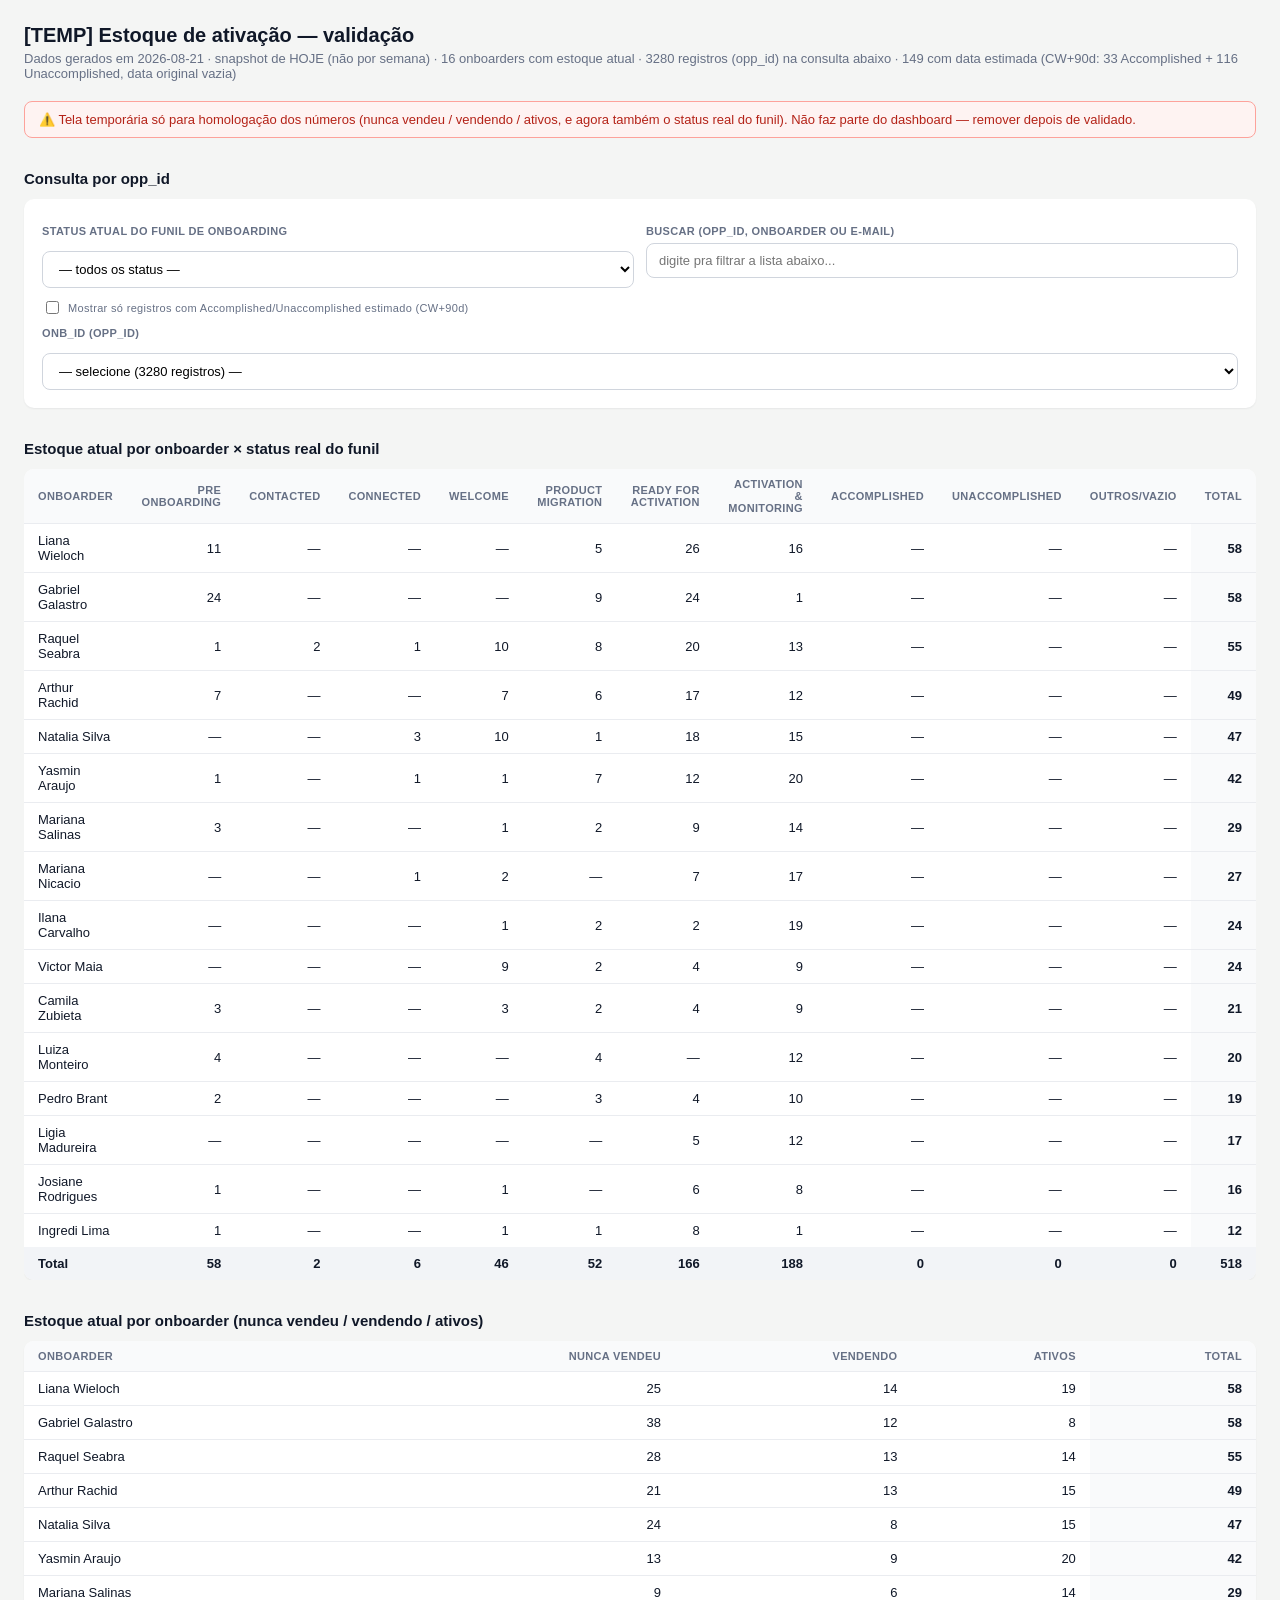
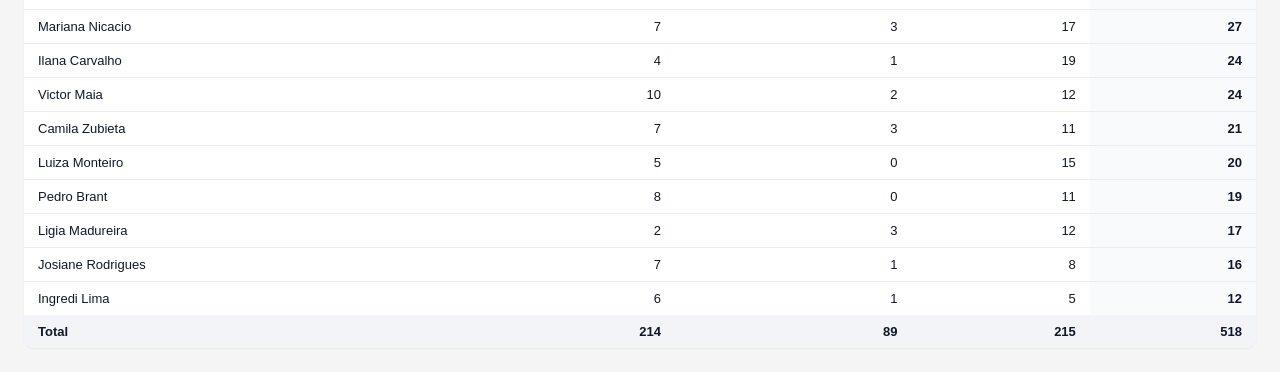
<file: app/validacao_onboarding_pessoa.html>
<!DOCTYPE html>
<html lang="pt-BR">
<head>
<meta charset="UTF-8">
<title>[TEMP] Validação · Estoque de ativação por onboarder</title>
<style>
  body{font-family:-apple-system,Segoe UI,Arial,sans-serif;background:#F4F5F4;color:#101828;margin:0;padding:24px}
  h1{font-size:20px;margin:0 0 4px}
  h2{font-size:15px;margin:32px 0 12px}
  .sub{color:#667085;font-size:13px;margin-bottom:20px}
  .warn{background:#FEF3F2;border:1px solid #FDA29B;color:#B42318;padding:10px 14px;border-radius:8px;font-size:13px;margin-bottom:20px}
  table{border-collapse:collapse;width:100%;background:#fff;border-radius:10px;overflow:hidden;box-shadow:0 1px 2px rgba(16,24,40,.06)}
  th,td{padding:9px 14px;text-align:right;font-size:13px;border-bottom:1px solid #EAECF0}
  th{background:#F9FAFB;color:#667085;font-weight:600;font-size:11px;text-transform:uppercase;letter-spacing:.03em}
  td:first-child,th:first-child{text-align:left}
  tr:last-child td{border-bottom:none}
  .num{font-variant-numeric:tabular-nums}
  .tot{font-weight:700;background:#F9FAFB}
  .foot td{font-weight:700;background:#F2F4F7}
  .pill{display:inline-block;padding:2px 8px;border-radius:999px;font-size:11px;font-weight:600;margin-left:6px}
  .inativo{background:#FEF3F2;color:#B42318}
  .fallback{background:#FFFAEB;color:#B54708}
  .tblwrap{overflow-x:auto}
  .lookup{background:#fff;border-radius:10px;padding:18px;box-shadow:0 1px 2px rgba(16,24,40,.06)}
  .lookup label{display:block;font-size:11px;font-weight:600;text-transform:uppercase;letter-spacing:.03em;color:#667085;margin-bottom:6px}
  .lookup input,.lookup select{width:100%;box-sizing:border-box;padding:9px 12px;border:1px solid #D0D5DD;border-radius:8px;font-size:13px;font-family:inherit;background:#fff}
  .lookup select,.lookup .row2{margin-top:8px}
  .row2{display:grid;grid-template-columns:1fr 1fr;gap:12px}
  .detail{margin-top:16px;display:none}
  .detail.on{display:grid;grid-template-columns:repeat(auto-fit,minmax(160px,1fr));gap:12px}
  .df{background:#F9FAFB;border-radius:8px;padding:10px 12px}
  .df .k{font-size:11px;color:#667085;text-transform:uppercase;letter-spacing:.03em;margin-bottom:3px}
  .df .v{font-size:14px;font-weight:600;font-variant-numeric:tabular-nums}
  .situacao{grid-column:1/-1}
  .situacao .v{font-size:16px}
  .sit-ativos{color:#B54708}
  .sit-vendendo{color:#175CD3}
  .sit-nuncaVendeu{color:#667085}
  .sit-saiu{color:#B42318}
</style>
</head>
<body>
<h1>[TEMP] Estoque de ativação — validação</h1>
<div class="sub" id="sub"></div>
<div class="warn">⚠️ Tela temporária só para homologação dos números (nunca vendeu / vendendo / ativos, e agora também o status real do funil). Não faz parte do dashboard — remover depois de validado.</div>

<h2>Consulta por opp_id</h2>
<div class="lookup">
  <div class="row2">
    <div>
      <label for="statusSel">Status atual do funil de Onboarding</label>
      <select id="statusSel"></select>
    </div>
    <div>
      <label for="filtro">Buscar (opp_id, onboarder ou e-mail)</label>
      <input type="text" id="filtro" placeholder="digite pra filtrar a lista abaixo...">
    </div>
  </div>
  <label style="display:flex;align-items:center;gap:6px;margin-top:10px;text-transform:none;font-weight:500">
    <input type="checkbox" id="soFallback" style="width:auto"> Mostrar só registros com Accomplished/Unaccomplished estimado (CW+90d)
  </label>
  <label for="oppSel" style="margin-top:10px">onb_id (opp_id)</label>
  <select id="oppSel" size="1"></select>
  <div class="detail" id="detail"></div>
</div>

<h2>Estoque atual por onboarder × status real do funil</h2>
<div class="tblwrap">
<table id="tblStatus"></table>
</div>

<h2>Estoque atual por onboarder (nunca vendeu / vendendo / ativos)</h2>
<table>
  <thead><tr>
    <th>Onboarder</th>
    <th>Nunca vendeu</th>
    <th>Vendendo</th>
    <th>Ativos</th>
    <th class="tot">Total</th>
  </tr></thead>
  <tbody id="rows"></tbody>
  <tfoot><tr class="foot"><td>Total</td><td id="ftNunca"></td><td id="ftVend"></td><td id="ftAtivo"></td><td id="ftTotal"></td></tr></tfoot>
</table>

<script src="app_data.js"></script>
<script src="validacao_onboarding_data.js"></script>
<script>
const D = window.DATA;
const VAL = window.VALIDACAO_ONB || [];
const STATUS_ORDEM = [...(D.onbStatusOrdem || []), 'Outros/vazio'];
const fN = n => (n||0).toLocaleString('pt-BR');
const fD = d => d || '—';

// ---- tabela agregada por pessoa (nunca vendeu/vendendo/ativos, já existia) ----
const rows = D.onbEstoquePorPessoa || [];
const qtdFallback = VAL.filter(r=>r.unaccompFallback||r.accompFallback).length;
const qtdAccompFb = VAL.filter(r=>r.accompFallback).length, qtdUnaccompFb = VAL.filter(r=>r.unaccompFallback).length;
document.getElementById('sub').textContent = `Dados gerados em ${D.geradoEm} · snapshot de HOJE (não por semana) · ${rows.length} onboarders com estoque atual · ${VAL.length} registros (opp_id) na consulta abaixo · ${qtdFallback} com data estimada (CW+90d: ${qtdAccompFb} Accomplished + ${qtdUnaccompFb} Unaccomplished, data original vazia)`;
document.getElementById('rows').innerHTML = rows.map(p => `
  <tr>
    <td>${p.nome || p.email}${p.ativo===false?'<span class="pill inativo">inativo no roster</span>':''}</td>
    <td class="num">${fN(p.nuncaVendeu)}</td>
    <td class="num">${fN(p.vendendo)}</td>
    <td class="num">${fN(p.ativos)}</td>
    <td class="num tot">${fN(p.total)}</td>
  </tr>`).join('');
const sum = rows.reduce((s,p)=>({nuncaVendeu:s.nuncaVendeu+p.nuncaVendeu, vendendo:s.vendendo+p.vendendo, ativos:s.ativos+p.ativos, total:s.total+p.total}), {nuncaVendeu:0,vendendo:0,ativos:0,total:0});
document.getElementById('ftNunca').textContent = fN(sum.nuncaVendeu);
document.getElementById('ftVend').textContent = fN(sum.vendendo);
document.getElementById('ftAtivo').textContent = fN(sum.ativos);
document.getElementById('ftTotal').textContent = fN(sum.total);

// ---- tabela agregada por pessoa × status real do funil (nova, 10/08/2026) ----
const rowsSt = D.onbEstoquePorPessoaStatus || [];
const tblStatus = document.getElementById('tblStatus');
const totColStatus = {}; STATUS_ORDEM.forEach(s => totColStatus[s] = 0);
let totGeralStatus = 0;
rowsSt.forEach(p => { STATUS_ORDEM.forEach(s => totColStatus[s] += (p[s]||0)); totGeralStatus += p.total; });
tblStatus.innerHTML = `
  <thead><tr><th>Onboarder</th>${STATUS_ORDEM.map(s=>`<th>${s}</th>`).join('')}<th class="tot">Total</th></tr></thead>
  <tbody>${rowsSt.map(p => `
    <tr>
      <td>${p.nome || p.email}${p.ativo===false?'<span class="pill inativo">inativo no roster</span>':''}</td>
      ${STATUS_ORDEM.map(s=>`<td class="num">${p[s]?fN(p[s]):'—'}</td>`).join('')}
      <td class="num tot">${fN(p.total)}</td>
    </tr>`).join('')}</tbody>
  <tfoot><tr class="foot"><td>Total</td>${STATUS_ORDEM.map(s=>`<td class="num">${fN(totColStatus[s])}</td>`).join('')}<td class="num">${fN(totGeralStatus)}</td></tr></tfoot>`;

// ---- consulta individual por opp_id (com filtro por status + busca, cascata) ----
const statusSel = document.getElementById('statusSel');
const sel = document.getElementById('oppSel');
const filtro = document.getElementById('filtro');
const detail = document.getElementById('detail');
statusSel.innerHTML = '<option value="">— todos os status —</option>' + STATUS_ORDEM.map(s=>`<option>${s}</option>`).join('');
function optLabel(r){
  const fb = r.accompFallback?' (Acc. estimado)':r.unaccompFallback?' (Unacc. estimado)':'';
  return `${(r.accompFallback||r.unaccompFallback)?'⚠ ':''}${r.oppId} — ${r.onbNome || r.onbEmail} — CW ${fD(r.cw)} — ${r.status}${fb}`;
}
function renderOptions(term){
  const t = (term||'').toLowerCase().trim();
  let list = t ? VAL.filter(r => r.oppId.toLowerCase().includes(t) || (r.onbNome||'').toLowerCase().includes(t) || (r.onbEmail||'').toLowerCase().includes(t)) : VAL;
  if (statusSel.value) list = list.filter(r => r.status === statusSel.value);
  if (document.getElementById('soFallback').checked) list = list.filter(r => r.unaccompFallback || r.accompFallback);
  sel.innerHTML = `<option value="">— selecione (${list.length} registros) —</option>` + list.slice(0,500).map(r => `<option value="${r.oppId}">${optLabel(r)}</option>`).join('');
  if (list.length > 500) sel.innerHTML += `<option disabled>… ${list.length-500} a mais, refine a busca</option>`;
}
renderOptions('');
statusSel.addEventListener('change', () => renderOptions(filtro.value));
filtro.addEventListener('input', () => renderOptions(filtro.value));
document.getElementById('soFallback').addEventListener('change', () => renderOptions(filtro.value));
sel.addEventListener('change', () => {
  const r = VAL.find(x => x.oppId === sel.value);
  if (!r) { detail.className = 'detail'; return; }
  detail.className = 'detail on';
  detail.innerHTML = `
    <div class="df"><div class="k">Opp ID</div><div class="v">${r.oppId}</div></div>
    <div class="df"><div class="k">Onboarder</div><div class="v">${r.onbNome || r.onbEmail}</div></div>
    <div class="df"><div class="k">Estratégia</div><div class="v">${r.estr || '—'}</div></div>
    <div class="df"><div class="k">Nível</div><div class="v">${r.nivel || '—'}</div></div>
    <div class="df"><div class="k">CW (entrada)</div><div class="v">${fD(r.cw)}</div></div>
    <div class="df"><div class="k">Status real do funil</div><div class="v">${r.status}</div></div>
    <div class="df"><div class="k">last_onboarding_date</div><div class="v">${fD(r.lastOnboardingDate)}</div></div>
    <div class="df"><div class="k">Ativação 1k</div><div class="v">${fD(r.a1k)}</div></div>
    <div class="df"><div class="k">Ativação 5k</div><div class="v">${fD(r.a5k)}</div></div>
    <div class="df"><div class="k">Ativação 10k</div><div class="v">${fD(r.a10k)}</div></div>
    <div class="df"><div class="k">Accomplished</div><div class="v">${fD(r.accomp)}${r.accompFallback?'<span class="pill fallback">estimado: CW+90d</span>':''}</div></div>
    <div class="df"><div class="k">Unaccomplished</div><div class="v">${fD(r.unaccomp)}${r.unaccompFallback?'<span class="pill fallback">estimado: CW+90d</span>':''}</div></div>
    <div class="df situacao"><div class="k">Situação calculada (hoje)</div><div class="v sit-${r.situacao.split(' ')[0]}">${r.situacao}</div></div>
  `;
});
</script>
</body>
</html>
</file>
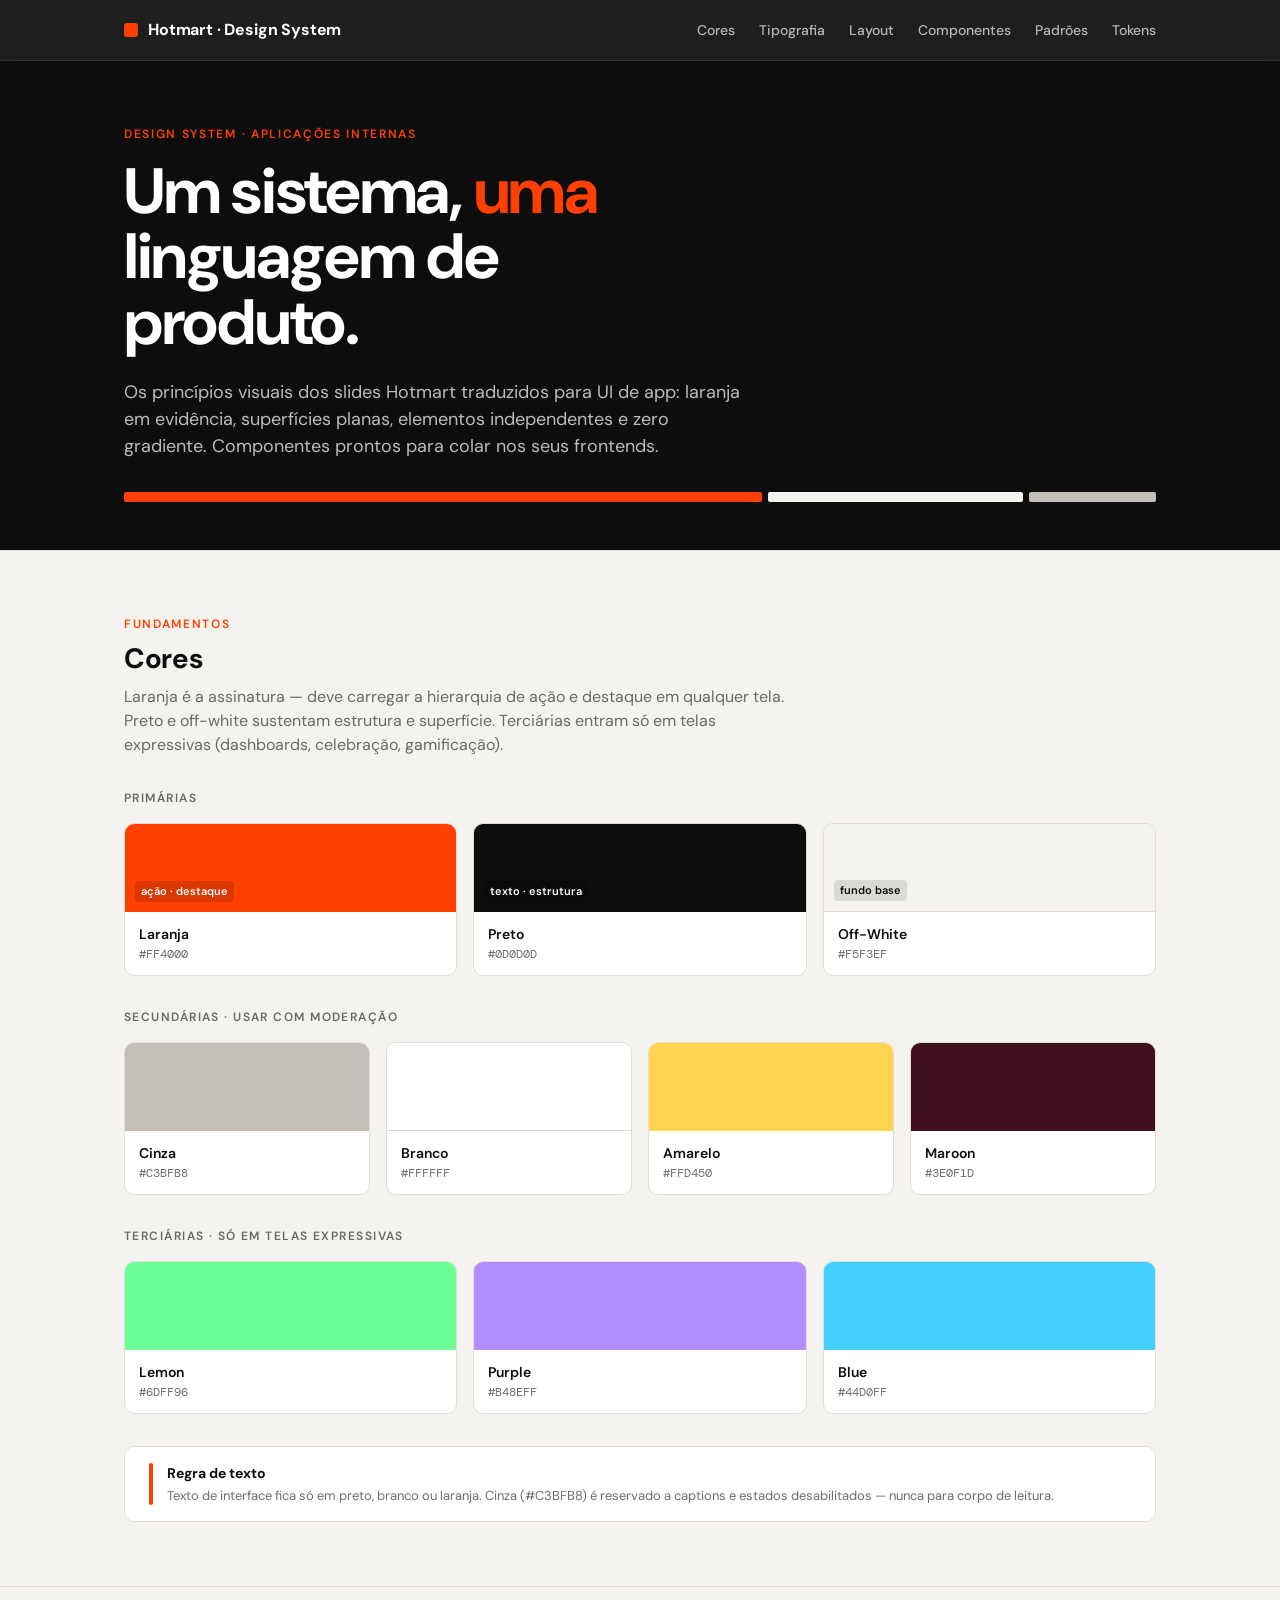
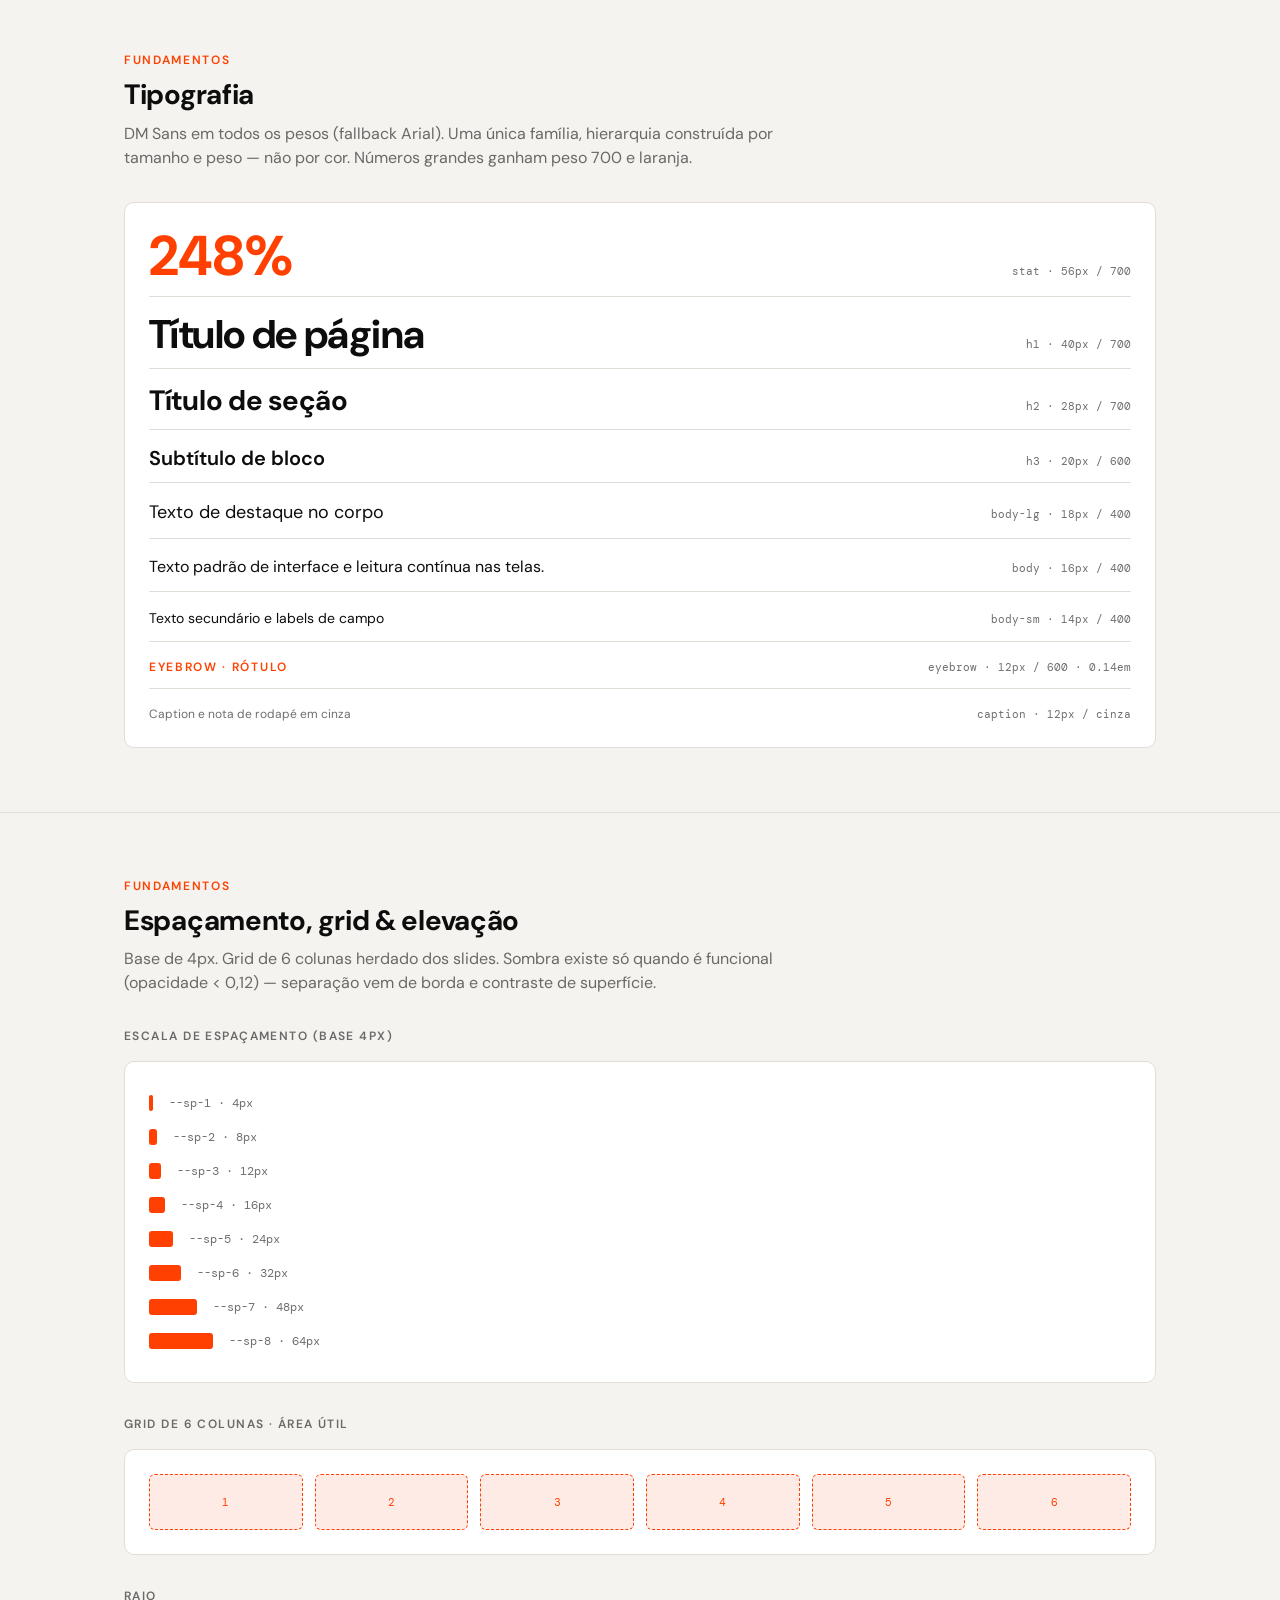
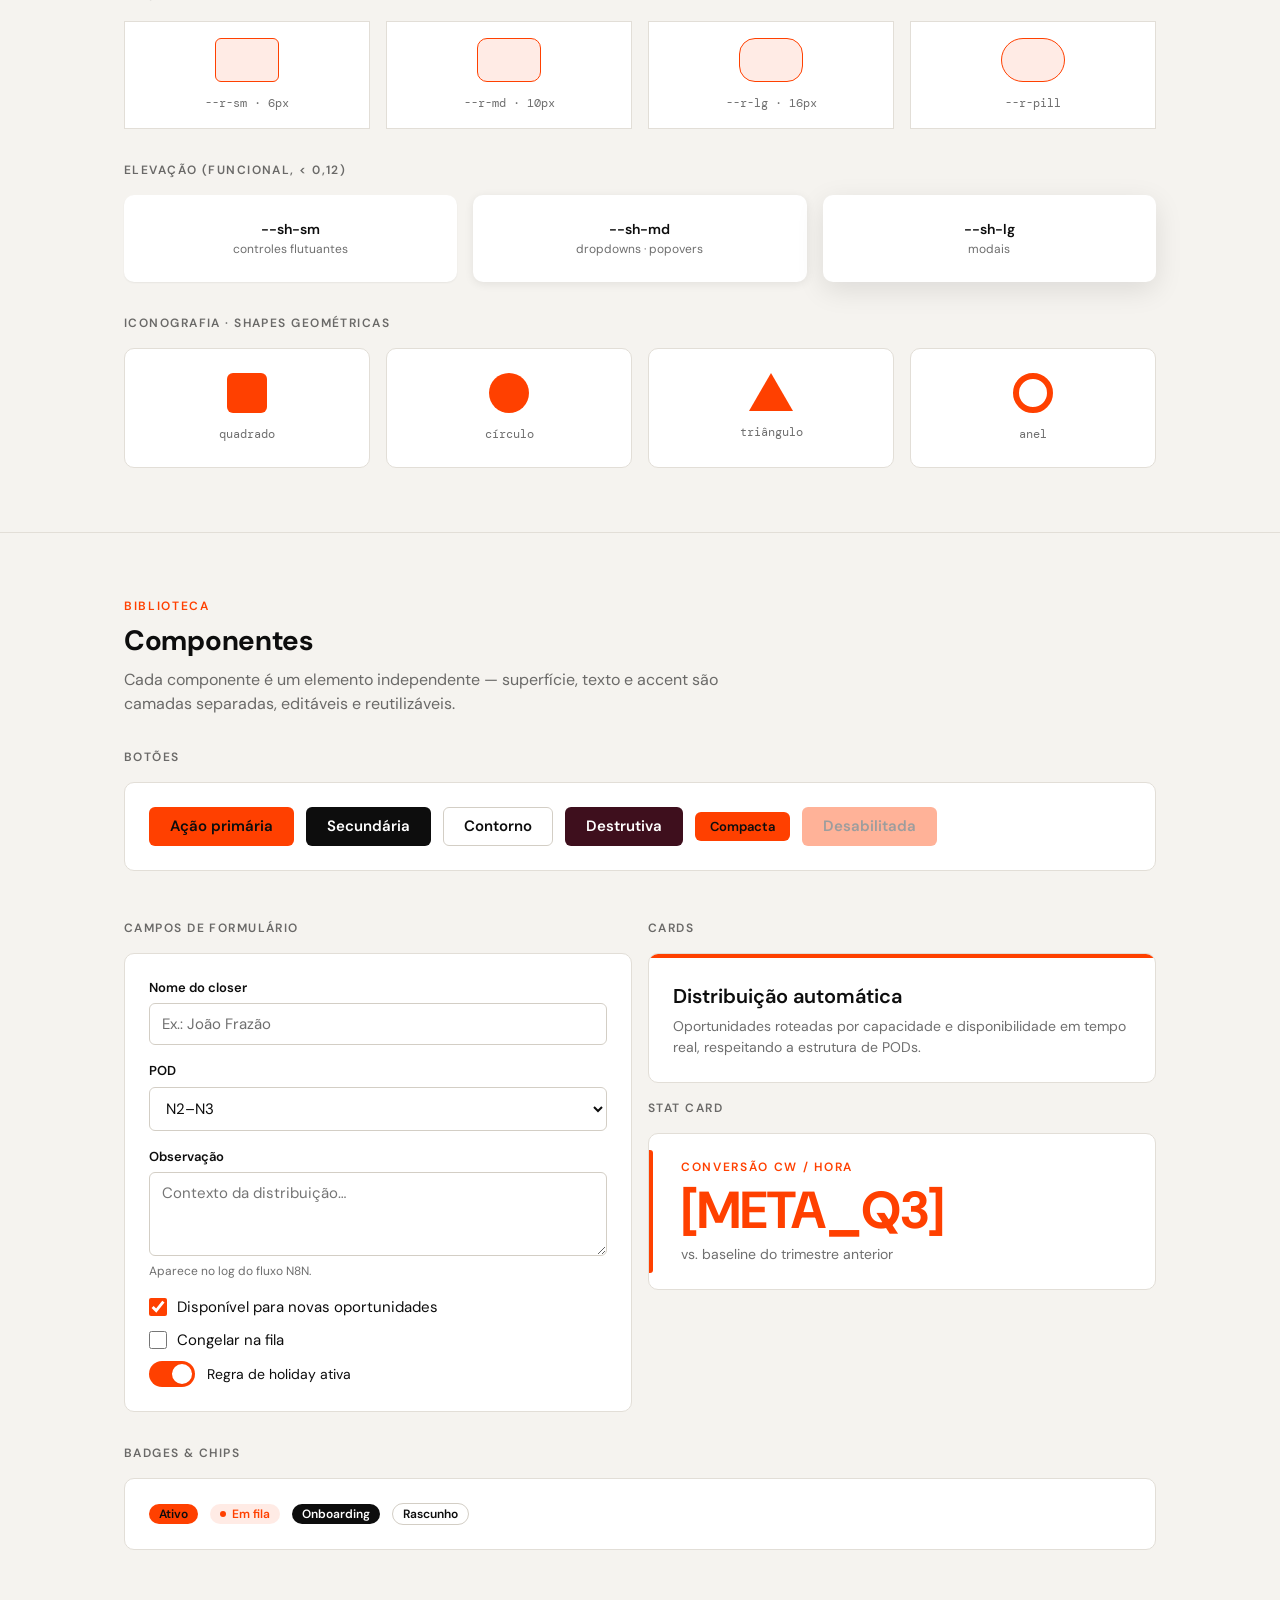
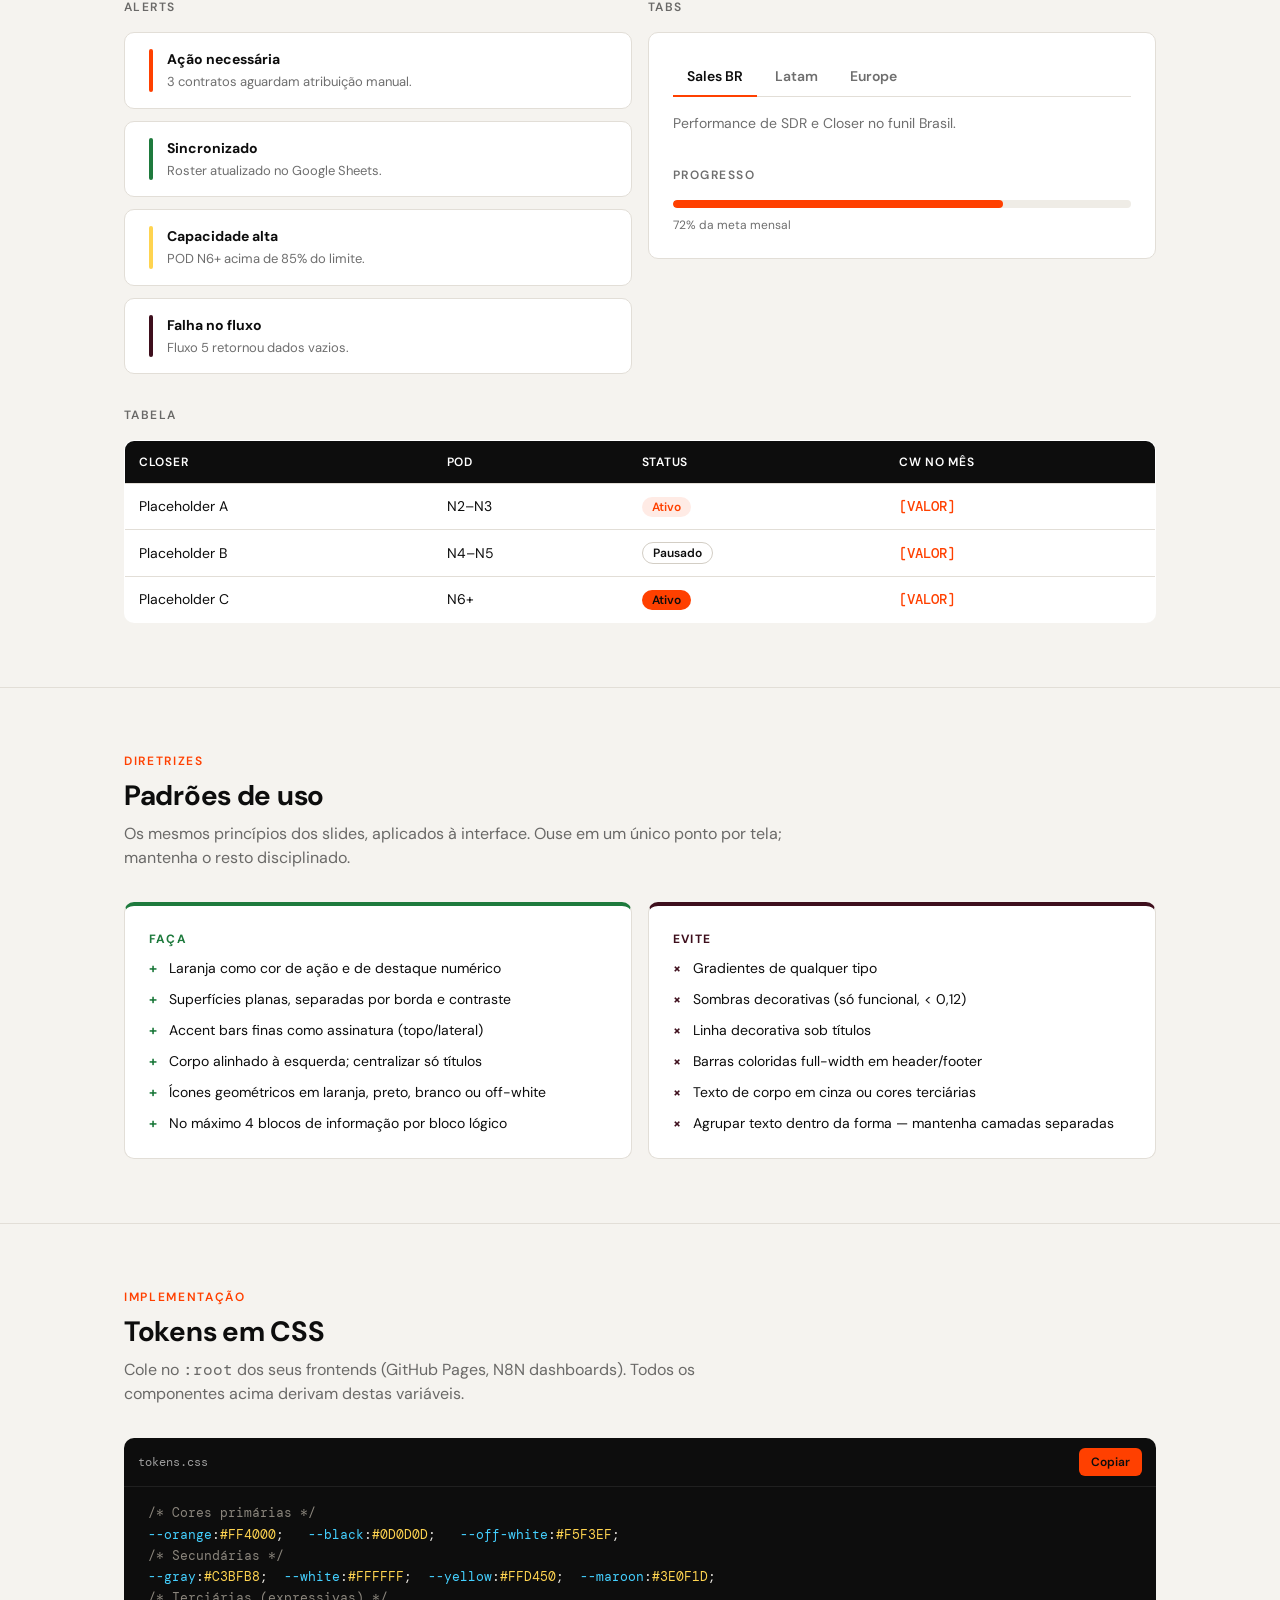
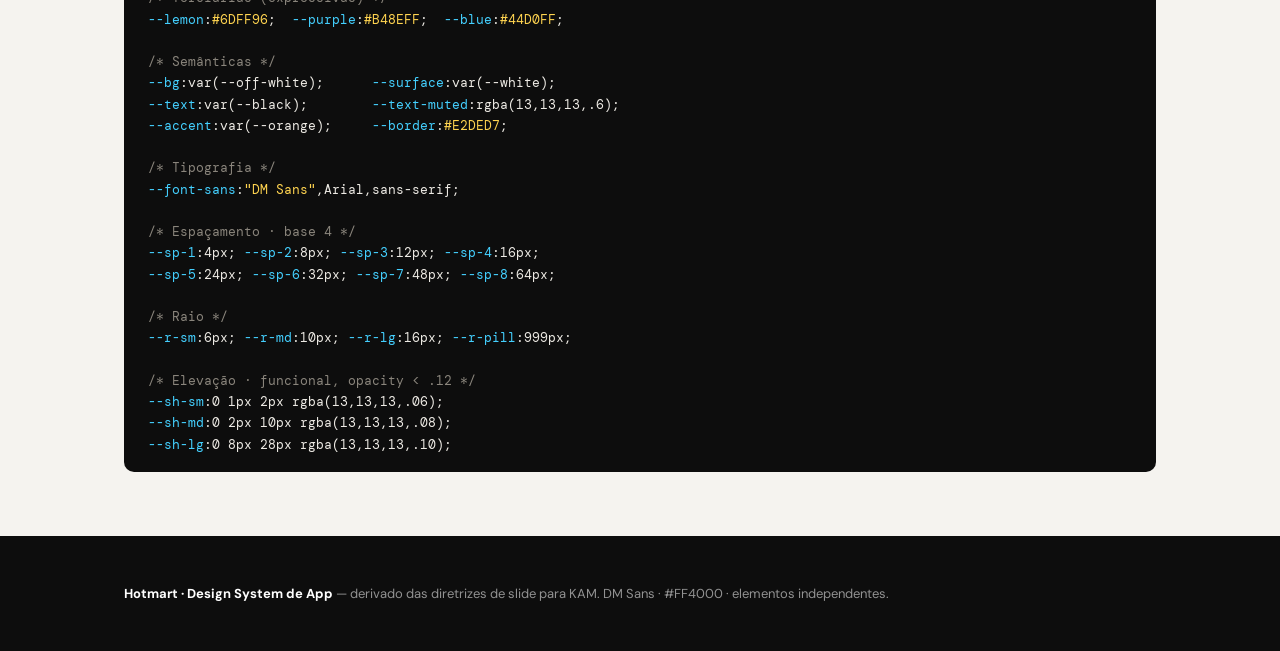
<file: Desgin System/hotmart-design-system_1.html>
<!DOCTYPE html>
<html lang="pt-BR">
<head>
<meta charset="UTF-8">
<meta name="viewport" content="width=device-width, initial-scale=1.0">
<title>Hotmart — Design System de App</title>
<link rel="preconnect" href="https://fonts.googleapis.com">
<link rel="preconnect" href="https://fonts.gstatic.com" crossorigin>
<link href="https://fonts.googleapis.com/css2?family=DM+Sans:opsz,wght@9..40,300;9..40,400;9..40,500;9..40,600;9..40,700&family=DM+Mono:wght@400;500&display=swap" rel="stylesheet">
<style>
  /* ============================================================
     TOKENS — copie este bloco para seus projetos
     ============================================================ */
  :root{
    /* Cores primárias */
    --orange:#FF4000;
    --black:#0D0D0D;
    --off-white:#F5F3EF;
    /* Secundárias */
    --gray:#C3BFB8;
    --white:#FFFFFF;
    --yellow:#FFD450;
    --maroon:#3E0F1D;
    /* Terciárias (expressivas) */
    --lemon:#6DFF96;
    --purple:#B48EFF;
    --blue:#44D0FF;

    /* Semânticas de app */
    --bg:var(--off-white);
    --surface:var(--white);
    --surface-sunken:#EFECE6;
    --border:#E2DED7;
    --border-strong:#D3CEC5;
    --text:var(--black);
    --text-muted:rgba(13,13,13,.60);
    --text-on-orange:var(--black);
    --text-on-dark:var(--white);
    --accent:var(--orange);
    --accent-weak:rgba(255,64,0,.10);
    --danger:var(--maroon);
    --success:#1E7A3D;

    /* Tipografia */
    --font-sans:"DM Sans","Arial",sans-serif;
    --font-mono:"DM Mono",ui-monospace,monospace;

    /* Espaçamento (base 4) */
    --sp-1:4px; --sp-2:8px; --sp-3:12px; --sp-4:16px;
    --sp-5:24px; --sp-6:32px; --sp-7:48px; --sp-8:64px;

    /* Raio */
    --r-sm:6px; --r-md:10px; --r-lg:16px; --r-pill:999px;

    /* Elevação — sempre funcional, opacity < .12 */
    --sh-sm:0 1px 2px rgba(13,13,13,.06);
    --sh-md:0 2px 10px rgba(13,13,13,.08);
    --sh-lg:0 8px 28px rgba(13,13,13,.10);

    --maxw:1080px;
  }

  *{box-sizing:border-box;margin:0;padding:0}
  html{scroll-behavior:smooth}
  body{
    font-family:var(--font-sans);
    background:var(--bg);
    color:var(--text);
    line-height:1.5;
    -webkit-font-smoothing:antialiased;
  }
  a{color:inherit}
  ::selection{background:var(--orange);color:var(--white)}

  /* ---------- Escala tipográfica ---------- */
  .eyebrow{font-size:12px;font-weight:600;letter-spacing:.14em;text-transform:uppercase;color:var(--orange)}
  .display{font-size:clamp(40px,6vw,64px);font-weight:700;line-height:1.02;letter-spacing:-.02em}
  h1,.h1{font-size:clamp(30px,4vw,40px);font-weight:700;line-height:1.08;letter-spacing:-.015em}
  h2,.h2{font-size:28px;font-weight:700;line-height:1.15;letter-spacing:-.01em}
  h3,.h3{font-size:20px;font-weight:600;line-height:1.2}
  .body-lg{font-size:18px}
  .body{font-size:16px}
  .body-sm{font-size:14px}
  .caption{font-size:12px;color:var(--text-muted)}
  .mono{font-family:var(--font-mono)}

  /* ---------- Layout base ---------- */
  .wrap{max-width:var(--maxw);margin:0 auto;padding:0 var(--sp-5)}

  /* topbar */
  .topbar{
    position:sticky;top:0;z-index:50;
    background:rgba(13,13,13,.92);backdrop-filter:blur(8px);
    border-bottom:1px solid rgba(255,255,255,.08);
  }
  .topbar .wrap{display:flex;align-items:center;gap:var(--sp-5);height:60px}
  .brand{display:flex;align-items:center;gap:10px;color:var(--white);font-weight:700;letter-spacing:-.01em}
  .brand .dot{width:14px;height:14px;background:var(--orange);border-radius:3px}
  .navlinks{display:flex;gap:var(--sp-5);margin-left:auto;flex-wrap:wrap}
  .navlinks a{color:rgba(255,255,255,.68);text-decoration:none;font-size:14px;font-weight:500;padding:6px 0;transition:color .15s}
  .navlinks a:hover{color:var(--white)}
  @media(max-width:720px){.navlinks{display:none}}

  /* hero */
  .hero{background:var(--black);color:var(--white);padding:var(--sp-8) 0 var(--sp-7)}
  .hero .eyebrow{margin-bottom:var(--sp-4)}
  .hero .display{color:var(--white);max-width:14ch}
  .hero .display em{color:var(--orange);font-style:normal}
  .hero p{color:rgba(255,255,255,.72);max-width:52ch;margin-top:var(--sp-5);font-size:18px}
  .hero-bar{display:flex;gap:6px;margin-top:var(--sp-6)}
  .hero-bar span{height:10px;border-radius:2px}
  .hero-bar .o{flex:5;background:var(--orange)}
  .hero-bar .w{flex:2;background:var(--off-white)}
  .hero-bar .g{flex:1;background:var(--gray)}

  /* sections */
  section{padding:var(--sp-8) 0;border-top:1px solid var(--border)}
  .sec-head{margin-bottom:var(--sp-6)}
  .sec-head .eyebrow{margin-bottom:10px}
  .sec-head p{color:var(--text-muted);max-width:60ch;margin-top:10px;font-size:16px}

  .grid{display:grid;gap:var(--sp-4)}
  .g2{grid-template-columns:repeat(2,1fr)}
  .g3{grid-template-columns:repeat(3,1fr)}
  .g4{grid-template-columns:repeat(4,1fr)}
  @media(max-width:820px){.g3,.g4{grid-template-columns:repeat(2,1fr)}}
  @media(max-width:520px){.g2,.g3,.g4{grid-template-columns:1fr}}

  .subhead{font-size:12px;font-weight:600;letter-spacing:.12em;text-transform:uppercase;color:var(--text-muted);margin:var(--sp-6) 0 var(--sp-4)}

  /* ---------- Swatches de cor ---------- */
  .swatch{border:1px solid var(--border);border-radius:var(--r-md);overflow:hidden;background:var(--surface)}
  .swatch .chip{height:88px;display:flex;align-items:flex-end;padding:10px}
  .swatch .meta{padding:12px 14px}
  .swatch .meta .name{font-weight:600;font-size:14px}
  .swatch .meta .hex{font-family:var(--font-mono);font-size:12px;color:var(--text-muted);text-transform:uppercase}
  .swatch .tag{font-size:11px;font-weight:600;padding:2px 6px;border-radius:4px;background:rgba(0,0,0,.14);color:#fff}

  /* ---------- Type specimen ---------- */
  .specimen{background:var(--surface);border:1px solid var(--border);border-radius:var(--r-md);padding:var(--sp-5);display:flex;flex-direction:column;gap:var(--sp-4)}
  .specimen .row{display:flex;align-items:baseline;justify-content:space-between;gap:var(--sp-4);border-bottom:1px solid var(--border);padding-bottom:var(--sp-3)}
  .specimen .row:last-child{border-bottom:none;padding-bottom:0}
  .specimen .lbl{font-family:var(--font-mono);font-size:11px;color:var(--text-muted);white-space:nowrap}

  /* ---------- Spacing scale ---------- */
  .space-row{display:flex;align-items:center;gap:var(--sp-4);padding:8px 0}
  .space-row .bar{height:16px;background:var(--orange);border-radius:3px}
  .space-row .txt{font-family:var(--font-mono);font-size:12px;color:var(--text-muted)}

  /* ---------- Radius + elevation demo ---------- */
  .demo-tile{background:var(--surface);border:1px solid var(--border);padding:var(--sp-4);display:flex;flex-direction:column;align-items:center;gap:12px;text-align:center}
  .demo-tile .box{width:64px;height:44px;background:var(--accent-weak);border:1.5px solid var(--orange)}
  .demo-elev{background:var(--surface);padding:var(--sp-5);border-radius:var(--r-md);text-align:center}

  /* ---------- Grid demo ---------- */
  .gridvis{display:grid;grid-template-columns:repeat(6,1fr);gap:12px}
  .gridvis span{background:var(--accent-weak);border:1px dashed var(--orange);height:56px;border-radius:6px;display:flex;align-items:center;justify-content:center;font-family:var(--font-mono);font-size:11px;color:var(--orange)}

  /* ---------- Iconografia geométrica ---------- */
  .icontile{background:var(--surface);border:1px solid var(--border);border-radius:var(--r-md);padding:var(--sp-5);display:flex;flex-direction:column;align-items:center;gap:12px}
  .ic{width:40px;height:40px}
  .ic-square{background:var(--orange);border-radius:6px}
  .ic-circle{background:var(--orange);border-radius:50%}
  .ic-tri{width:0;height:0;border-left:22px solid transparent;border-right:22px solid transparent;border-bottom:38px solid var(--orange)}
  .ic-ring{border:6px solid var(--orange);border-radius:50%;background:transparent}
  .icontile .caption{font-family:var(--font-mono)}

  /* ============================================================
     COMPONENTES
     ============================================================ */
  /* Botões */
  .btn{
    font-family:inherit;font-size:15px;font-weight:600;
    padding:11px 20px;border-radius:var(--r-sm);border:1.5px solid transparent;
    cursor:pointer;transition:transform .06s,background .15s,border-color .15s,color .15s;
    display:inline-flex;align-items:center;gap:8px;line-height:1;
  }
  .btn:active{transform:translateY(1px)}
  .btn:focus-visible{outline:3px solid rgba(255,64,0,.4);outline-offset:2px}
  .btn-primary{background:var(--orange);color:var(--text-on-orange)}
  .btn-primary:hover{background:#E63A00}
  .btn-secondary{background:var(--black);color:var(--white)}
  .btn-secondary:hover{background:#262626}
  .btn-ghost{background:transparent;color:var(--black);border-color:var(--border-strong)}
  .btn-ghost:hover{border-color:var(--black)}
  .btn-danger{background:var(--maroon);color:var(--white)}
  .btn-danger:hover{background:#571528}
  .btn[disabled]{opacity:.4;cursor:not-allowed}
  .btn-sm{padding:7px 14px;font-size:13px}

  /* Campos */
  .field{display:flex;flex-direction:column;gap:6px;margin-bottom:var(--sp-4)}
  .field label{font-size:13px;font-weight:600}
  .input,.select,.textarea{
    font-family:inherit;font-size:15px;color:var(--text);
    background:var(--surface);border:1.5px solid var(--border-strong);
    border-radius:var(--r-sm);padding:10px 12px;width:100%;transition:border-color .15s,box-shadow .15s;
  }
  .input:focus,.select:focus,.textarea:focus{outline:none;border-color:var(--orange);box-shadow:0 0 0 3px var(--accent-weak)}
  .input::placeholder{color:var(--text-muted)}
  .textarea{resize:vertical;min-height:84px}
  .hint{font-size:12px;color:var(--text-muted)}

  /* Checkbox / radio */
  .check{display:flex;align-items:center;gap:10px;font-size:15px;cursor:pointer;margin-bottom:10px}
  .check input{width:18px;height:18px;accent-color:var(--orange);cursor:pointer}

  /* Toggle */
  .toggle{position:relative;width:46px;height:26px;flex:none}
  .toggle input{opacity:0;width:0;height:0}
  .toggle .track{position:absolute;inset:0;background:var(--border-strong);border-radius:var(--r-pill);transition:background .18s}
  .toggle .thumb{position:absolute;top:3px;left:3px;width:20px;height:20px;background:#fff;border-radius:50%;transition:transform .18s;box-shadow:var(--sh-sm)}
  .toggle input:checked + .track{background:var(--orange)}
  .toggle input:checked + .track + .thumb{transform:translateX(20px)}
  .toggle input:focus-visible + .track{outline:3px solid rgba(255,64,0,.4);outline-offset:2px}

  /* Cards */
  .card{background:var(--surface);border:1px solid var(--border);border-radius:var(--r-md);padding:var(--sp-5);position:relative;overflow:hidden}
  .card .accent-top{position:absolute;top:0;left:0;right:0;height:4px;background:var(--orange)}
  .card h3{margin-bottom:8px;padding-top:6px}
  .card p{color:var(--text-muted);font-size:14px}

  /* Stat card (traduz o "stat hero") */
  .stat{background:var(--surface);border:1px solid var(--border);border-radius:var(--r-md);padding:var(--sp-5) var(--sp-5) var(--sp-5) var(--sp-6);position:relative}
  .stat .accent-left{position:absolute;left:0;top:16px;bottom:16px;width:4px;background:var(--orange);border-radius:0 3px 3px 0}
  .stat .eyebrow{margin-bottom:8px}
  .stat .num{font-size:52px;font-weight:700;color:var(--orange);line-height:1;letter-spacing:-.02em}
  .stat .ctx{color:var(--text-muted);font-size:14px;margin-top:8px}

  /* Badges / chips */
  .badge{display:inline-flex;align-items:center;gap:6px;font-size:12px;font-weight:600;padding:4px 10px;border-radius:var(--r-pill);line-height:1}
  .badge-solid{background:var(--orange);color:var(--text-on-orange)}
  .badge-soft{background:var(--accent-weak);color:var(--orange)}
  .badge-dark{background:var(--black);color:var(--white)}
  .badge-outline{border:1.5px solid var(--border-strong);color:var(--text)}
  .badge .d{width:6px;height:6px;border-radius:50%;background:currentColor}

  /* Alerts / callouts */
  .alert{display:flex;gap:14px;padding:var(--sp-4) var(--sp-5);border-radius:var(--r-md);border:1px solid var(--border);background:var(--surface)}
  .alert .rail{width:4px;flex:none;border-radius:3px;background:var(--orange)}
  .alert.info .rail{background:var(--blue)}
  .alert.warn .rail{background:var(--yellow)}
  .alert.error .rail{background:var(--maroon)}
  .alert.success .rail{background:var(--success)}
  .alert strong{display:block;font-size:14px;margin-bottom:2px}
  .alert p{font-size:13px;color:var(--text-muted)}

  /* Tabela */
  table.tbl{width:100%;border-collapse:collapse;background:var(--surface);border:1px solid var(--border);border-radius:var(--r-md);overflow:hidden;font-size:14px}
  table.tbl thead th{background:var(--black);color:var(--white);text-align:left;font-weight:600;font-size:12px;letter-spacing:.06em;text-transform:uppercase;padding:12px 14px}
  table.tbl td{padding:12px 14px;border-top:1px solid var(--border)}
  table.tbl tbody tr:hover{background:var(--accent-weak)}
  .num-cell{font-family:var(--font-mono);color:var(--orange);font-weight:500}

  /* Tabs */
  .tabs{display:flex;gap:4px;border-bottom:1.5px solid var(--border);margin-bottom:var(--sp-4)}
  .tab{background:none;border:none;font-family:inherit;font-size:14px;font-weight:600;color:var(--text-muted);padding:10px 14px;cursor:pointer;border-bottom:2.5px solid transparent;margin-bottom:-1.5px;transition:color .15s,border-color .15s}
  .tab.active{color:var(--black);border-bottom-color:var(--orange)}
  .tab:hover{color:var(--black)}
  .tabpanel{display:none;font-size:14px;color:var(--text-muted)}
  .tabpanel.active{display:block}

  /* Progress */
  .progress{height:8px;background:var(--surface-sunken);border-radius:var(--r-pill);overflow:hidden}
  .progress .fill{height:100%;background:var(--orange);border-radius:var(--r-pill)}

  /* Do / Don't */
  .rule{background:var(--surface);border:1px solid var(--border);border-radius:var(--r-md);padding:var(--sp-5);border-top:4px solid var(--border)}
  .rule.do{border-top-color:var(--success)}
  .rule.dont{border-top-color:var(--maroon)}
  .rule .k{font-size:12px;font-weight:700;letter-spacing:.1em;text-transform:uppercase;margin-bottom:10px}
  .rule.do .k{color:var(--success)}
  .rule.dont .k{color:var(--maroon)}
  .rule ul{list-style:none;display:flex;flex-direction:column;gap:10px}
  .rule li{font-size:14px;padding-left:20px;position:relative;color:var(--text)}
  .rule li::before{position:absolute;left:0;top:0;font-weight:700}
  .rule.do li::before{content:"+";color:var(--success)}
  .rule.dont li::before{content:"×";color:var(--maroon)}

  /* Bloco de código */
  .code{background:var(--black);border-radius:var(--r-md);overflow:hidden}
  .code .bar{display:flex;align-items:center;justify-content:space-between;padding:10px 14px;border-bottom:1px solid rgba(255,255,255,.08)}
  .code .bar span{color:rgba(255,255,255,.6);font-family:var(--font-mono);font-size:12px}
  .code pre{margin:0;padding:var(--sp-4) var(--sp-5);overflow-x:auto}
  .code code{font-family:var(--font-mono);font-size:12.5px;color:#EDEAE4;line-height:1.7;white-space:pre}
  .code .cm{color:#8A857C}
  .code .vr{color:var(--blue)}
  .code .vl{color:var(--yellow)}
  .copybtn{background:var(--orange);color:var(--black);border:none;font-family:inherit;font-weight:600;font-size:12px;padding:6px 12px;border-radius:var(--r-sm);cursor:pointer}
  .copybtn:active{transform:translateY(1px)}

  footer{background:var(--black);color:rgba(255,255,255,.55);padding:var(--sp-7) 0;font-size:13px;border-top:none}
  footer strong{color:#fff}

  .demo-strip{display:flex;flex-wrap:wrap;gap:12px;align-items:center}
</style>
</head>
<body>

<!-- TOPBAR -->
<div class="topbar">
  <div class="wrap">
    <div class="brand"><span class="dot"></span>Hotmart · Design System</div>
    <nav class="navlinks">
      <a href="#cores">Cores</a>
      <a href="#tipografia">Tipografia</a>
      <a href="#layout">Layout</a>
      <a href="#componentes">Componentes</a>
      <a href="#padroes">Padrões</a>
      <a href="#tokens">Tokens</a>
    </nav>
  </div>
</div>

<!-- HERO -->
<header class="hero">
  <div class="wrap">
    <div class="eyebrow">Design System · Aplicações internas</div>
    <div class="display">Um sistema, <em>uma</em> linguagem de produto.</div>
    <p>Os princípios visuais dos slides Hotmart traduzidos para UI de app: laranja em evidência, superfícies planas, elementos independentes e zero gradiente. Componentes prontos para colar nos seus frontends.</p>
    <div class="hero-bar"><span class="o"></span><span class="w"></span><span class="g"></span></div>
  </div>
</header>

<!-- CORES -->
<section id="cores">
  <div class="wrap">
    <div class="sec-head">
      <div class="eyebrow">Fundamentos</div>
      <h2>Cores</h2>
      <p>Laranja é a assinatura — deve carregar a hierarquia de ação e destaque em qualquer tela. Preto e off-white sustentam estrutura e superfície. Terciárias entram só em telas expressivas (dashboards, celebração, gamificação).</p>
    </div>

    <div class="subhead">Primárias</div>
    <div class="grid g3">
      <div class="swatch"><div class="chip" style="background:#FF4000"><span class="tag">ação · destaque</span></div><div class="meta"><div class="name">Laranja</div><div class="hex">#FF4000</div></div></div>
      <div class="swatch"><div class="chip" style="background:#0D0D0D"><span class="tag">texto · estrutura</span></div><div class="meta"><div class="name">Preto</div><div class="hex">#0D0D0D</div></div></div>
      <div class="swatch"><div class="chip" style="background:#F5F3EF;border-bottom:1px solid #E2DED7"><span class="tag" style="background:rgba(0,0,0,.1);color:#0D0D0D">fundo base</span></div><div class="meta"><div class="name">Off-White</div><div class="hex">#F5F3EF</div></div></div>
    </div>

    <div class="subhead">Secundárias · usar com moderação</div>
    <div class="grid g4">
      <div class="swatch"><div class="chip" style="background:#C3BFB8"></div><div class="meta"><div class="name">Cinza</div><div class="hex">#C3BFB8</div></div></div>
      <div class="swatch"><div class="chip" style="background:#FFFFFF;border-bottom:1px solid #E2DED7"></div><div class="meta"><div class="name">Branco</div><div class="hex">#FFFFFF</div></div></div>
      <div class="swatch"><div class="chip" style="background:#FFD450"></div><div class="meta"><div class="name">Amarelo</div><div class="hex">#FFD450</div></div></div>
      <div class="swatch"><div class="chip" style="background:#3E0F1D"></div><div class="meta"><div class="name">Maroon</div><div class="hex">#3E0F1D</div></div></div>
    </div>

    <div class="subhead">Terciárias · só em telas expressivas</div>
    <div class="grid g3">
      <div class="swatch"><div class="chip" style="background:#6DFF96"></div><div class="meta"><div class="name">Lemon</div><div class="hex">#6DFF96</div></div></div>
      <div class="swatch"><div class="chip" style="background:#B48EFF"></div><div class="meta"><div class="name">Purple</div><div class="hex">#B48EFF</div></div></div>
      <div class="swatch"><div class="chip" style="background:#44D0FF"></div><div class="meta"><div class="name">Blue</div><div class="hex">#44D0FF</div></div></div>
    </div>

    <div class="alert" style="margin-top:var(--sp-6)">
      <div class="rail"></div>
      <div><strong>Regra de texto</strong><p>Texto de interface fica só em preto, branco ou laranja. Cinza (#C3BFB8) é reservado a captions e estados desabilitados — nunca para corpo de leitura.</p></div>
    </div>
  </div>
</section>

<!-- TIPOGRAFIA -->
<section id="tipografia">
  <div class="wrap">
    <div class="sec-head">
      <div class="eyebrow">Fundamentos</div>
      <h2>Tipografia</h2>
      <p>DM Sans em todos os pesos (fallback Arial). Uma única família, hierarquia construída por tamanho e peso — não por cor. Números grandes ganham peso 700 e laranja.</p>
    </div>
    <div class="specimen">
      <div class="row"><div class="display" style="font-size:56px;color:var(--orange)">248%</div><div class="lbl">stat · 56px / 700</div></div>
      <div class="row"><div class="h1">Título de página</div><div class="lbl">h1 · 40px / 700</div></div>
      <div class="row"><div class="h2">Título de seção</div><div class="lbl">h2 · 28px / 700</div></div>
      <div class="row"><div class="h3">Subtítulo de bloco</div><div class="lbl">h3 · 20px / 600</div></div>
      <div class="row"><div class="body-lg">Texto de destaque no corpo</div><div class="lbl">body-lg · 18px / 400</div></div>
      <div class="row"><div class="body">Texto padrão de interface e leitura contínua nas telas.</div><div class="lbl">body · 16px / 400</div></div>
      <div class="row"><div class="body-sm">Texto secundário e labels de campo</div><div class="lbl">body-sm · 14px / 400</div></div>
      <div class="row"><div class="eyebrow">EYEBROW · RÓTULO</div><div class="lbl">eyebrow · 12px / 600 · 0.14em</div></div>
      <div class="row"><div class="caption">Caption e nota de rodapé em cinza</div><div class="lbl">caption · 12px / cinza</div></div>
    </div>
  </div>
</section>

<!-- LAYOUT -->
<section id="layout">
  <div class="wrap">
    <div class="sec-head">
      <div class="eyebrow">Fundamentos</div>
      <h2>Espaçamento, grid & elevação</h2>
      <p>Base de 4px. Grid de 6 colunas herdado dos slides. Sombra existe só quando é funcional (opacidade &lt; 0,12) — separação vem de borda e contraste de superfície.</p>
    </div>

    <div class="subhead">Escala de espaçamento (base 4px)</div>
    <div class="card">
      <div class="space-row"><div class="bar" style="width:4px"></div><div class="txt">--sp-1 · 4px</div></div>
      <div class="space-row"><div class="bar" style="width:8px"></div><div class="txt">--sp-2 · 8px</div></div>
      <div class="space-row"><div class="bar" style="width:12px"></div><div class="txt">--sp-3 · 12px</div></div>
      <div class="space-row"><div class="bar" style="width:16px"></div><div class="txt">--sp-4 · 16px</div></div>
      <div class="space-row"><div class="bar" style="width:24px"></div><div class="txt">--sp-5 · 24px</div></div>
      <div class="space-row"><div class="bar" style="width:32px"></div><div class="txt">--sp-6 · 32px</div></div>
      <div class="space-row"><div class="bar" style="width:48px"></div><div class="txt">--sp-7 · 48px</div></div>
      <div class="space-row"><div class="bar" style="width:64px"></div><div class="txt">--sp-8 · 64px</div></div>
    </div>

    <div class="subhead">Grid de 6 colunas · área útil</div>
    <div class="card">
      <div class="gridvis"><span>1</span><span>2</span><span>3</span><span>4</span><span>5</span><span>6</span></div>
    </div>

    <div class="subhead">Raio</div>
    <div class="grid g4">
      <div class="demo-tile"><div class="box" style="border-radius:6px"></div><div class="caption mono">--r-sm · 6px</div></div>
      <div class="demo-tile"><div class="box" style="border-radius:10px"></div><div class="caption mono">--r-md · 10px</div></div>
      <div class="demo-tile"><div class="box" style="border-radius:16px"></div><div class="caption mono">--r-lg · 16px</div></div>
      <div class="demo-tile"><div class="box" style="border-radius:999px"></div><div class="caption mono">--r-pill</div></div>
    </div>

    <div class="subhead">Elevação (funcional, &lt; 0,12)</div>
    <div class="grid g3">
      <div class="demo-elev" style="box-shadow:var(--sh-sm)"><div class="body-sm" style="font-weight:600">--sh-sm</div><div class="caption">controles flutuantes</div></div>
      <div class="demo-elev" style="box-shadow:var(--sh-md)"><div class="body-sm" style="font-weight:600">--sh-md</div><div class="caption">dropdowns · popovers</div></div>
      <div class="demo-elev" style="box-shadow:var(--sh-lg)"><div class="body-sm" style="font-weight:600">--sh-lg</div><div class="caption">modais</div></div>
    </div>

    <div class="subhead">Iconografia · shapes geométricas</div>
    <div class="grid g4">
      <div class="icontile"><div class="ic ic-square"></div><div class="caption">quadrado</div></div>
      <div class="icontile"><div class="ic ic-circle"></div><div class="caption">círculo</div></div>
      <div class="icontile"><div class="ic ic-tri"></div><div class="caption">triângulo</div></div>
      <div class="icontile"><div class="ic ic-ring"></div><div class="caption">anel</div></div>
    </div>
  </div>
</section>

<!-- COMPONENTES -->
<section id="componentes">
  <div class="wrap">
    <div class="sec-head">
      <div class="eyebrow">Biblioteca</div>
      <h2>Componentes</h2>
      <p>Cada componente é um elemento independente — superfície, texto e accent são camadas separadas, editáveis e reutilizáveis.</p>
    </div>

    <div class="subhead">Botões</div>
    <div class="card">
      <div class="demo-strip">
        <button class="btn btn-primary">Ação primária</button>
        <button class="btn btn-secondary">Secundária</button>
        <button class="btn btn-ghost">Contorno</button>
        <button class="btn btn-danger">Destrutiva</button>
        <button class="btn btn-primary btn-sm">Compacta</button>
        <button class="btn btn-primary" disabled>Desabilitada</button>
      </div>
    </div>

    <div class="grid g2" style="margin-top:var(--sp-4)">
      <div>
        <div class="subhead">Campos de formulário</div>
        <div class="card">
          <div class="field">
            <label for="f1">Nome do closer</label>
            <input id="f1" class="input" placeholder="Ex.: João Frazão">
          </div>
          <div class="field">
            <label for="f2">POD</label>
            <select id="f2" class="select"><option>N2–N3</option><option>N4–N5</option><option>N6+</option></select>
          </div>
          <div class="field">
            <label for="f3">Observação</label>
            <textarea id="f3" class="textarea" placeholder="Contexto da distribuição…"></textarea>
            <span class="hint">Aparece no log do fluxo N8N.</span>
          </div>
          <label class="check"><input type="checkbox" checked> Disponível para novas oportunidades</label>
          <label class="check"><input type="checkbox"> Congelar na fila</label>
          <div class="demo-strip" style="margin-top:8px">
            <label class="toggle"><input type="checkbox" checked><span class="track"></span><span class="thumb"></span></label>
            <span class="body-sm">Regra de holiday ativa</span>
          </div>
        </div>
      </div>

      <div>
        <div class="subhead">Cards</div>
        <div class="card" style="margin-bottom:var(--sp-4)">
          <div class="accent-top"></div>
          <h3>Distribuição automática</h3>
          <p>Oportunidades roteadas por capacidade e disponibilidade em tempo real, respeitando a estrutura de PODs.</p>
        </div>
        <div class="subhead" style="margin-top:0">Stat card</div>
        <div class="stat">
          <div class="accent-left"></div>
          <div class="eyebrow">Conversão CW / hora</div>
          <div class="num">[META_Q3]</div>
          <div class="ctx">vs. baseline do trimestre anterior</div>
        </div>
      </div>
    </div>

    <div class="subhead">Badges & chips</div>
    <div class="card">
      <div class="demo-strip">
        <span class="badge badge-solid">Ativo</span>
        <span class="badge badge-soft"><span class="d"></span>Em fila</span>
        <span class="badge badge-dark">Onboarding</span>
        <span class="badge badge-outline">Rascunho</span>
      </div>
    </div>

    <div class="grid g2" style="margin-top:var(--sp-4)">
      <div>
        <div class="subhead">Alerts</div>
        <div style="display:flex;flex-direction:column;gap:12px">
          <div class="alert"><div class="rail"></div><div><strong>Ação necessária</strong><p>3 contratos aguardam atribuição manual.</p></div></div>
          <div class="alert success"><div class="rail"></div><div><strong>Sincronizado</strong><p>Roster atualizado no Google Sheets.</p></div></div>
          <div class="alert warn"><div class="rail"></div><div><strong>Capacidade alta</strong><p>POD N6+ acima de 85% do limite.</p></div></div>
          <div class="alert error"><div class="rail"></div><div><strong>Falha no fluxo</strong><p>Fluxo 5 retornou dados vazios.</p></div></div>
        </div>
      </div>
      <div>
        <div class="subhead">Tabs</div>
        <div class="card">
          <div class="tabs">
            <button class="tab active" data-tab="t1">Sales BR</button>
            <button class="tab" data-tab="t2">Latam</button>
            <button class="tab" data-tab="t3">Europe</button>
          </div>
          <div class="tabpanel active" id="t1">Performance de SDR e Closer no funil Brasil.</div>
          <div class="tabpanel" id="t2">Contribuidores válidos da região Latam.</div>
          <div class="tabpanel" id="t3">Dias úteis e holidays regionais aplicados.</div>
          <div class="subhead">Progresso</div>
          <div class="progress"><div class="fill" style="width:72%"></div></div>
          <div class="caption" style="margin-top:8px">72% da meta mensal</div>
        </div>
      </div>
    </div>

    <div class="subhead">Tabela</div>
    <table class="tbl">
      <thead><tr><th>Closer</th><th>POD</th><th>Status</th><th>CW no mês</th></tr></thead>
      <tbody>
        <tr><td>Placeholder A</td><td>N2–N3</td><td><span class="badge badge-soft">Ativo</span></td><td class="num-cell">[VALOR]</td></tr>
        <tr><td>Placeholder B</td><td>N4–N5</td><td><span class="badge badge-outline">Pausado</span></td><td class="num-cell">[VALOR]</td></tr>
        <tr><td>Placeholder C</td><td>N6+</td><td><span class="badge badge-solid">Ativo</span></td><td class="num-cell">[VALOR]</td></tr>
      </tbody>
    </table>
  </div>
</section>

<!-- PADRÕES -->
<section id="padroes">
  <div class="wrap">
    <div class="sec-head">
      <div class="eyebrow">Diretrizes</div>
      <h2>Padrões de uso</h2>
      <p>Os mesmos princípios dos slides, aplicados à interface. Ouse em um único ponto por tela; mantenha o resto disciplinado.</p>
    </div>
    <div class="grid g2">
      <div class="rule do">
        <div class="k">Faça</div>
        <ul>
          <li>Laranja como cor de ação e de destaque numérico</li>
          <li>Superfícies planas, separadas por borda e contraste</li>
          <li>Accent bars finas como assinatura (topo/lateral)</li>
          <li>Corpo alinhado à esquerda; centralizar só títulos</li>
          <li>Ícones geométricos em laranja, preto, branco ou off-white</li>
          <li>No máximo 4 blocos de informação por bloco lógico</li>
        </ul>
      </div>
      <div class="rule dont">
        <div class="k">Evite</div>
        <ul>
          <li>Gradientes de qualquer tipo</li>
          <li>Sombras decorativas (só funcional, &lt; 0,12)</li>
          <li>Linha decorativa sob títulos</li>
          <li>Barras coloridas full-width em header/footer</li>
          <li>Texto de corpo em cinza ou cores terciárias</li>
          <li>Agrupar texto dentro da forma — mantenha camadas separadas</li>
        </ul>
      </div>
    </div>
  </div>
</section>

<!-- TOKENS -->
<section id="tokens">
  <div class="wrap">
    <div class="sec-head">
      <div class="eyebrow">Implementação</div>
      <h2>Tokens em CSS</h2>
      <p>Cole no <span class="mono">:root</span> dos seus frontends (GitHub Pages, N8N dashboards). Todos os componentes acima derivam destas variáveis.</p>
    </div>
    <div class="code">
      <div class="bar"><span>tokens.css</span><button class="copybtn" onclick="copyTokens(this)">Copiar</button></div>
      <pre><code id="tokencode"><span class="cm">/* Cores primárias */</span>
<span class="vr">--orange</span>:<span class="vl">#FF4000</span>;   <span class="vr">--black</span>:<span class="vl">#0D0D0D</span>;   <span class="vr">--off-white</span>:<span class="vl">#F5F3EF</span>;
<span class="cm">/* Secundárias */</span>
<span class="vr">--gray</span>:<span class="vl">#C3BFB8</span>;  <span class="vr">--white</span>:<span class="vl">#FFFFFF</span>;  <span class="vr">--yellow</span>:<span class="vl">#FFD450</span>;  <span class="vr">--maroon</span>:<span class="vl">#3E0F1D</span>;
<span class="cm">/* Terciárias (expressivas) */</span>
<span class="vr">--lemon</span>:<span class="vl">#6DFF96</span>;  <span class="vr">--purple</span>:<span class="vl">#B48EFF</span>;  <span class="vr">--blue</span>:<span class="vl">#44D0FF</span>;

<span class="cm">/* Semânticas */</span>
<span class="vr">--bg</span>:var(--off-white);      <span class="vr">--surface</span>:var(--white);
<span class="vr">--text</span>:var(--black);        <span class="vr">--text-muted</span>:rgba(13,13,13,.6);
<span class="vr">--accent</span>:var(--orange);     <span class="vr">--border</span>:<span class="vl">#E2DED7</span>;

<span class="cm">/* Tipografia */</span>
<span class="vr">--font-sans</span>:<span class="vl">"DM Sans"</span>,Arial,sans-serif;

<span class="cm">/* Espaçamento · base 4 */</span>
<span class="vr">--sp-1</span>:4px; <span class="vr">--sp-2</span>:8px; <span class="vr">--sp-3</span>:12px; <span class="vr">--sp-4</span>:16px;
<span class="vr">--sp-5</span>:24px; <span class="vr">--sp-6</span>:32px; <span class="vr">--sp-7</span>:48px; <span class="vr">--sp-8</span>:64px;

<span class="cm">/* Raio */</span>
<span class="vr">--r-sm</span>:6px; <span class="vr">--r-md</span>:10px; <span class="vr">--r-lg</span>:16px; <span class="vr">--r-pill</span>:999px;

<span class="cm">/* Elevação · funcional, opacity < .12 */</span>
<span class="vr">--sh-sm</span>:0 1px 2px rgba(13,13,13,.06);
<span class="vr">--sh-md</span>:0 2px 10px rgba(13,13,13,.08);
<span class="vr">--sh-lg</span>:0 8px 28px rgba(13,13,13,.10);</code></pre>
    </div>
  </div>
</section>

<footer>
  <div class="wrap">
    <strong>Hotmart · Design System de App</strong> — derivado das diretrizes de slide para KAM. DM Sans · #FF4000 · elementos independentes.
  </div>
</footer>

<script>
  // Tabs
  document.querySelectorAll('.tab').forEach(function(tab){
    tab.addEventListener('click', function(){
      var group = tab.closest('.card');
      group.querySelectorAll('.tab').forEach(function(t){t.classList.remove('active')});
      group.querySelectorAll('.tabpanel').forEach(function(p){p.classList.remove('active')});
      tab.classList.add('active');
      var panel = document.getElementById(tab.dataset.tab);
      if(panel) panel.classList.add('active');
    });
  });

  // Copiar tokens
  function copyTokens(btn){
    var text = document.getElementById('tokencode').innerText;
    var full = ":root{\n" + text + "\n}";
    navigator.clipboard.writeText(full).then(function(){
      var old = btn.textContent; btn.textContent = "Copiado!";
      setTimeout(function(){btn.textContent = old}, 1400);
    }).catch(function(){
      var old = btn.textContent; btn.textContent = "Copie manualmente";
      setTimeout(function(){btn.textContent = old}, 1600);
    });
  }
</script>
</body>
</html>
</file>
